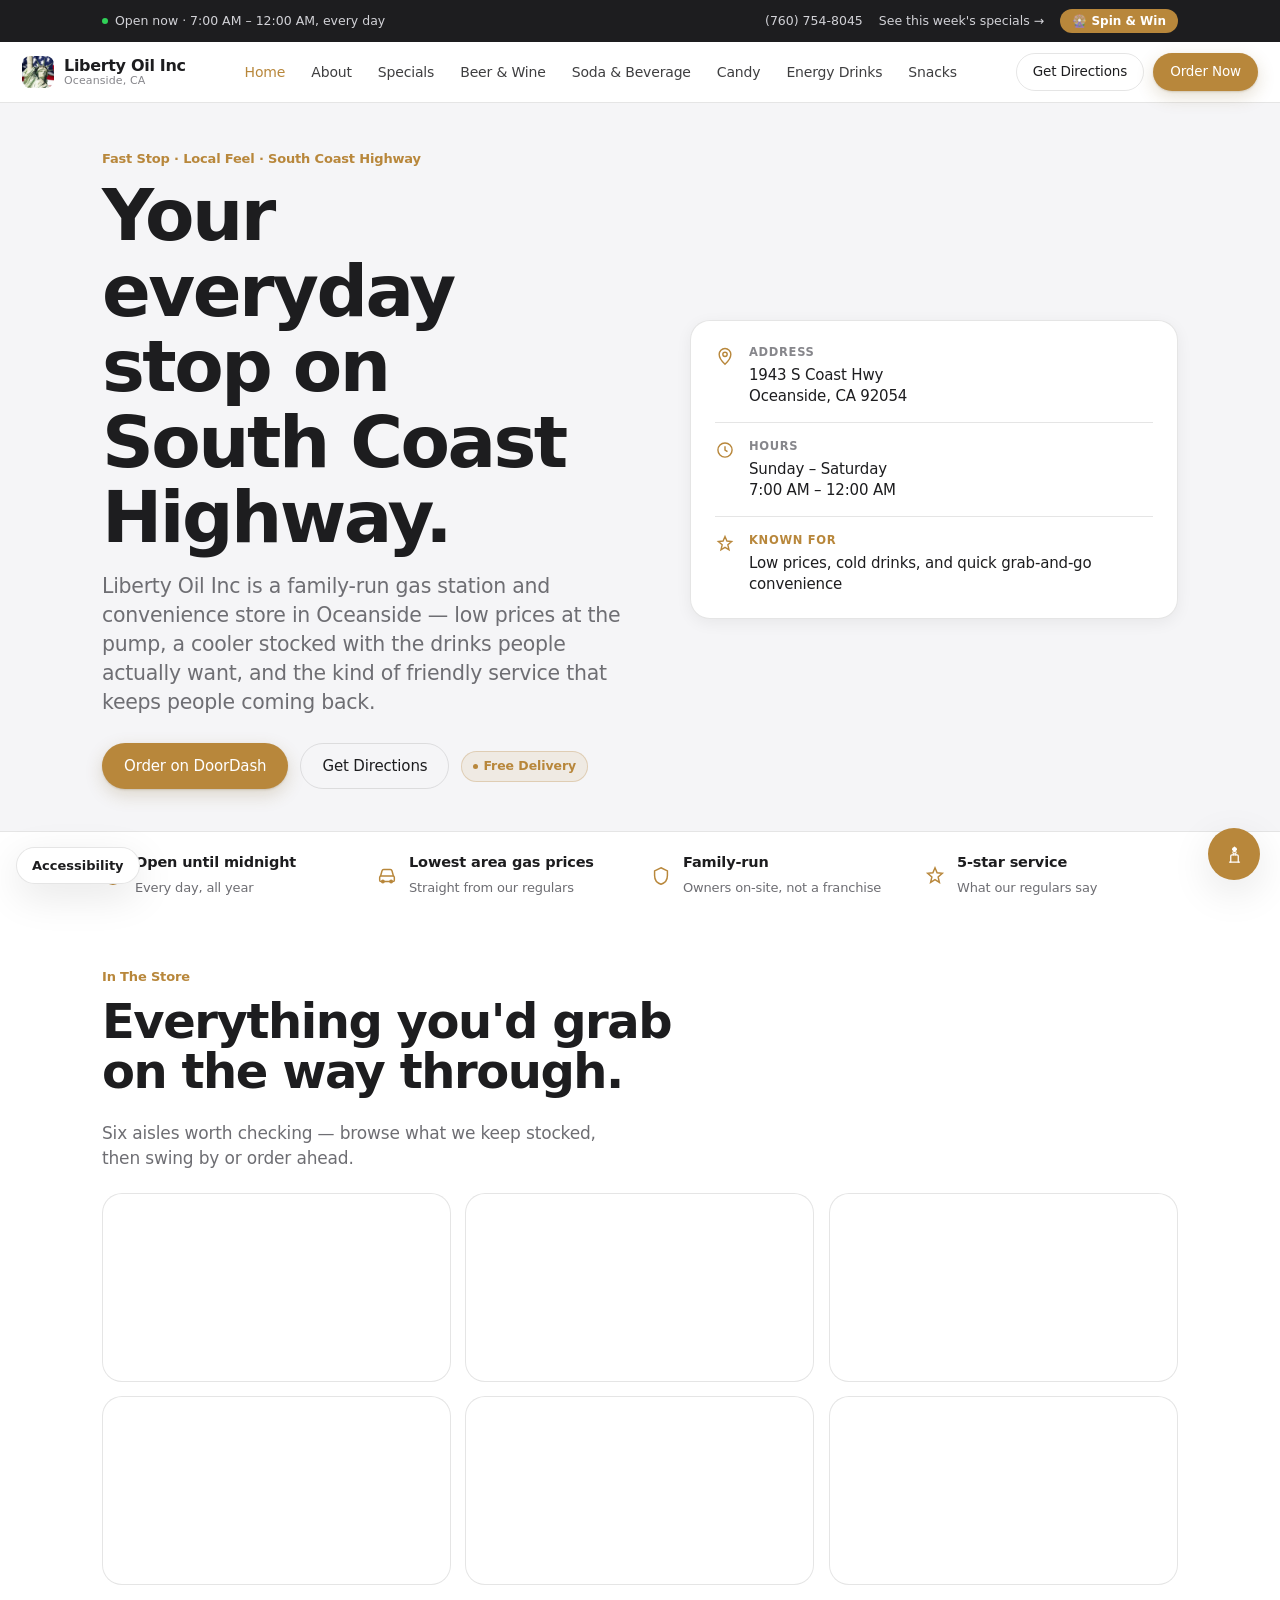
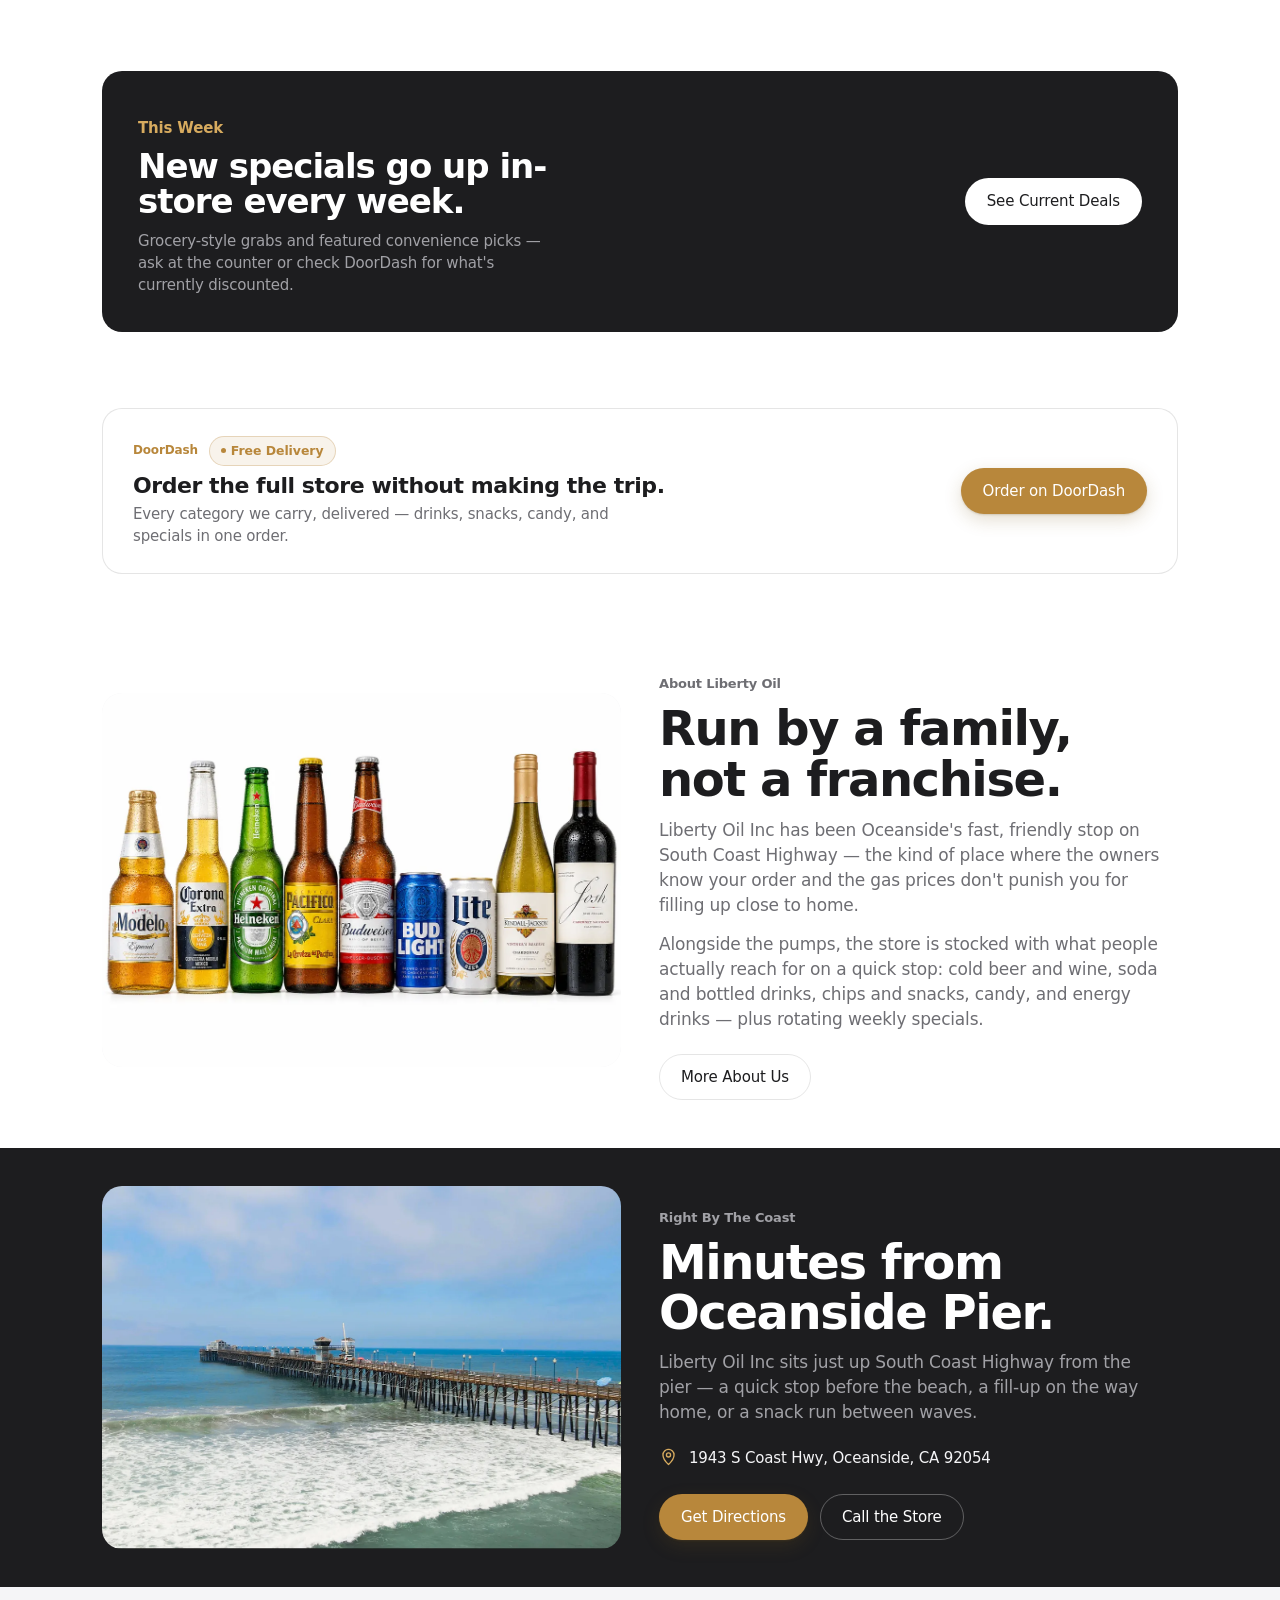
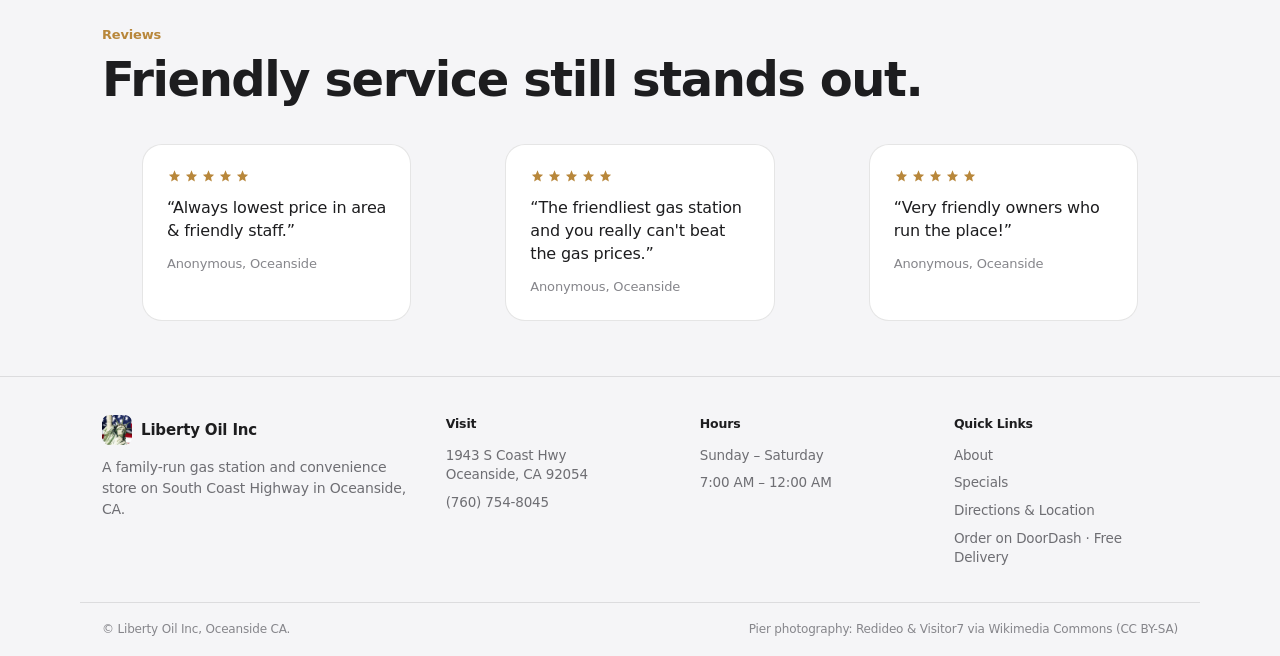
<file: index.html>
<!DOCTYPE html>
<html lang="en">
<head>
  <meta charset="UTF-8">
  <meta name="viewport" content="width=device-width, initial-scale=1, viewport-fit=cover">
  <title>Liberty Oil Inc | Home</title>
  <meta name="description" content="Liberty Oil Inc in Oceanside, CA offers gas, drinks, snacks, candy, beer and wine, energy drinks, and weekly store picks.">
  <link rel="canonical" href="https://siteforges.github.io/Liberty-Oil/">
  <meta name="theme-color" content="#f5f5f7" media="(prefers-color-scheme: light)">
  <meta name="theme-color" content="#000000" media="(prefers-color-scheme: dark)">
  <meta property="og:type" content="website">
  <meta property="og:site_name" content="Liberty Oil Inc">
  <meta property="og:title" content="Liberty Oil Inc | Home">
  <meta property="og:description" content="Liberty Oil Inc in Oceanside, CA offers gas, drinks, snacks, candy, beer and wine, energy drinks, and weekly store picks.">
  <meta property="og:url" content="https://siteforges.github.io/Liberty-Oil/">
  <meta property="og:image" content="https://siteforges.github.io/Liberty-Oil/assets/optimized/pier-drone.webp">
  <meta property="og:locale" content="en_US">
  <meta name="twitter:card" content="summary_large_image">
  <meta name="twitter:title" content="Liberty Oil Inc | Home">
  <meta name="twitter:description" content="Liberty Oil Inc in Oceanside, CA offers gas, drinks, snacks, candy, beer and wine, energy drinks, and weekly store picks.">
  <meta name="twitter:image" content="https://siteforges.github.io/Liberty-Oil/assets/optimized/pier-drone.webp">
  <link rel="icon" href="assets/icons/favicon-32.png" sizes="32x32" type="image/png">
  <link rel="apple-touch-icon" href="assets/icons/apple-touch-icon.png">
  <link rel="manifest" href="site.webmanifest">
  <meta name="apple-mobile-web-app-capable" content="yes">
  <meta name="apple-mobile-web-app-status-bar-style" content="black-translucent">
  <meta name="apple-mobile-web-app-title" content="Liberty Oil">
  <link rel="stylesheet" href="styles.css?v=10">
  <script type="application/ld+json">
  {
    "@context": "https://schema.org",
    "@type": "ConvenienceStore",
    "name": "Liberty Oil Inc",
    "description": "Family-run gas station and convenience store on South Coast Highway in Oceanside, CA.",
    "url": "https://siteforges.github.io/Liberty-Oil/",
    "telephone": "+1-760-754-8045",
    "image": "https://siteforges.github.io/Liberty-Oil/assets/optimized/pier-drone.webp",
    "address": {
      "@type": "PostalAddress",
      "streetAddress": "1943 S Coast Hwy",
      "addressLocality": "Oceanside",
      "addressRegion": "CA",
      "postalCode": "92054",
      "addressCountry": "US"
    },
    "geo": {"@type": "GeoCoordinates", "latitude": 33.1819, "longitude": -117.3706},
    "openingHoursSpecification": [{
      "@type": "OpeningHoursSpecification",
      "dayOfWeek": ["Monday","Tuesday","Wednesday","Thursday","Friday","Saturday","Sunday"],
      "opens": "07:00",
      "closes": "24:00"
    }],
    "paymentAccepted": "Cash, Credit Card, Debit Card",
    "currenciesAccepted": "USD"
  }
  </script>
</head>
<body>
  <a class="skip-link" href="#main-content">Skip to main content</a>
  <div class="topbar">
    <div class="container topbar-inner">
      <span class="open-status"><span class="open-dot"></span>Open now &middot; 7:00 AM &ndash; 12:00 AM, every day</span>
      <div class="topbar-actions">
        <a href="tel:+17607548045">(760) 754-8045</a>
        <a href="specials.html">See this week's specials &rarr;</a>
        <button class="spin-slot" id="spinSlot" type="button"></button>
      </div>
    </div>
  </div>
  <header class="site-header">
    <div class="nav">
      <a class="brand" href="index.html">
        <img class="brand-mark" src="assets/icons/logo-header.png" alt="" width="38" height="38">
        <span class="brand-text">
          <strong>Liberty Oil Inc</strong>
          <small>Oceanside, CA</small>
        </span>
      </a>
      <nav class="nav-links" id="navLinks" aria-label="Primary">
      <a class="active" href="index.html">Home</a>
      <a href="about.html">About</a>
      <a href="specials.html">Specials</a>
      <a href="beer-wine.html">Beer & Wine</a>
      <a href="soda-beverage.html">Soda & Beverage</a>
      <a href="candy.html">Candy</a>
      <a href="energy-drinks.html">Energy Drinks</a>
      <a href="snacks.html">Snacks</a>
        <a class="btn btn-ghost nav-links-cta" href="https://www.google.com/maps/search/?api=1&query=1943+S+Coast+Hwy+Oceanside+CA+92054" target="_blank" rel="noreferrer">Get Directions</a>
      </nav>
      <div class="nav-cta">
        <a class="btn btn-ghost btn-sm" href="https://www.google.com/maps/search/?api=1&query=1943+S+Coast+Hwy+Oceanside+CA+92054" target="_blank" rel="noreferrer">Get Directions</a>
        <a class="btn btn-primary btn-sm" href="https://www.doordash.com/convenience/store/24620532" target="_blank" rel="noreferrer">Order Now</a>
        <button class="nav-toggle" id="navToggle" aria-label="Menu" aria-expanded="false" aria-controls="navLinks">
          <svg viewBox="0 0 24 24" fill="none" stroke="currentColor" stroke-width="2" stroke-linecap="round"><path d="M4 7h16M4 12h16M4 17h16"/></svg>
        </button>
      </div>
    </div>
  </header>
<main id="main-content" tabindex="-1">
  <section class="hero">
    <div class="container hero-inner">
      <div class="hero-copy">
        <p class="eyebrow">Fast Stop &middot; Local Feel &middot; South Coast Highway</p>
        <h1>Your everyday stop on South Coast Highway.</h1>
        <p class="lede">Liberty Oil Inc is a family-run gas station and convenience store in Oceanside &mdash; low prices at the pump, a cooler stocked with the drinks people actually want, and the kind of friendly service that keeps people coming back.</p>
        <div class="hero-cta-row">
          <a class="btn btn-primary" href="https://www.doordash.com/convenience/store/24620532" target="_blank" rel="noreferrer">Order on DoorDash</a>
          <a class="btn btn-ghost btn-on-dark" href="https://www.google.com/maps/search/?api=1&query=1943+S+Coast+Hwy+Oceanside+CA+92054" target="_blank" rel="noreferrer">Get Directions</a>
<span class="free-tag">Free Delivery</span>
        </div>
      </div>
      <aside class="signpost">
        <div class="signpost-inner">
          <div class="sign-row">
            <svg class="sign-icon" viewBox="0 0 24 24" fill="none" stroke="currentColor" stroke-width="1.7"><path d="M12 22s7-6.4 7-12a7 7 0 1 0-14 0c0 5.6 7 12 7 12Z"/><circle cx="12" cy="10" r="2.6"/></svg>
            <div>
              <div class="sign-label">Address</div>
              <div class="sign-value">1943 S Coast Hwy<br>Oceanside, CA 92054</div>
            </div>
          </div>
          <div class="sign-row">
            <svg class="sign-icon" viewBox="0 0 24 24" fill="none" stroke="currentColor" stroke-width="1.7"><circle cx="12" cy="12" r="8.5"/><path d="M12 7.5V12l3 2"/></svg>
            <div>
              <div class="sign-label">Hours</div>
              <div class="sign-value">Sunday &ndash; Saturday<br>7:00 AM &ndash; 12:00 AM</div>
            </div>
          </div>
          <div class="sign-row highlight">
            <svg class="sign-icon" viewBox="0 0 24 24" fill="none" stroke="currentColor" stroke-width="1.7"><path d="M12 3l2.3 5.4L20 9l-4.6 4 1.4 6-4.8-3-4.8 3 1.4-6L4 9l5.7-.6L12 3Z"/></svg>
            <div>
              <div class="sign-label">Known For</div>
              <div class="sign-value">Low prices, cold drinks, and quick grab-and-go convenience</div>
            </div>
          </div>
        </div>
      </aside>
    </div>
  </section>

  <div class="trust-strip">
    <div class="container trust-grid reveal-group">
      <div class="trust-item reveal">
        <svg class="trust-icon" viewBox="0 0 24 24" fill="none" stroke="currentColor" stroke-width="1.6"><circle cx="12" cy="12" r="9"/><path d="M8.5 12.5l2.3 2.3L16 10"/></svg>
        <div><strong>Open until midnight</strong><span>Every day, all year</span></div>
      </div>
      <div class="trust-item reveal">
        <svg class="trust-icon" viewBox="0 0 24 24" fill="none" stroke="currentColor" stroke-width="1.6"><path d="M5 12l1.5-5.5A2 2 0 0 1 8.4 5h7.2a2 2 0 0 1 1.9 1.5L19 12"/><rect x="4" y="12" width="16" height="6" rx="1.5"/><circle cx="7.5" cy="18" r="1.3"/><circle cx="16.5" cy="18" r="1.3"/></svg>
        <div><strong>Lowest area gas prices</strong><span>Straight from our regulars</span></div>
      </div>
      <div class="trust-item reveal">
        <svg class="trust-icon" viewBox="0 0 24 24" fill="none" stroke="currentColor" stroke-width="1.6"><path d="M12 3l7 3.5v5c0 4.7-3 8.3-7 9.5-4-1.2-7-4.8-7-9.5v-5L12 3Z"/></svg>
        <div><strong>Family-run</strong><span>Owners on-site, not a franchise</span></div>
      </div>
      <div class="trust-item reveal">
        <svg class="trust-icon" viewBox="0 0 24 24" fill="none" stroke="currentColor" stroke-width="1.6"><path d="M12 3l2.3 5.4L20 9l-4.6 4 1.4 6-4.8-3-4.8 3 1.4-6L4 9l5.7-.6L12 3Z"/></svg>
        <div><strong>5-star service</strong><span>What our regulars say</span></div>
      </div>
    </div>
  </div>

  <section class="section" id="categories">
    <div class="container">
      <div class="section-heading reveal">
        <div>
          <p class="eyebrow">In The Store</p>
          <h2>Everything you'd grab on the way through.</h2>
        </div>
        <p class="sub">Six aisles worth checking &mdash; browse what we keep stocked, then swing by or order ahead.</p>
      </div>
      <div class="category-grid reveal-group">
        <a class="cat-card reveal" href="beer-wine.html">
          <div class="cat-icon-wrap">
            <svg viewBox="0 0 24 24" fill="none" stroke="currentColor" stroke-width="1.7" stroke-linecap="round" stroke-linejoin="round"><path d="M8 3h8l1 5H7l1-5Z"/><path d="M7 8v10a2 2 0 0 0 2 2h6a2 2 0 0 0 2-2V8"/><path d="M10 13h4"/></svg>
          </div>
          <div>
            <h3>Beer & Wine</h3>
            <p>Cold beer picks and wine options for easy stop-ins and quick orders.</p>
          </div>
          <span class="cat-arrow">Browse aisle <svg viewBox="0 0 24 24" fill="none" stroke="currentColor" stroke-width="2"><path d="M5 12h14M13 6l6 6-6 6"/></svg></span>
        </a>

        <a class="cat-card reveal" href="soda-beverage.html">
          <div class="cat-icon-wrap">
            <svg viewBox="0 0 24 24" fill="none" stroke="currentColor" stroke-width="1.7" stroke-linecap="round" stroke-linejoin="round"><path d="M9 2h6l.6 3.3a5 5 0 0 1-.8 3.7L12 12l-2.8-3a5 5 0 0 1-.8-3.7L9 2Z"/><path d="M12 12v8"/><path d="M8.5 20h7"/></svg>
          </div>
          <div>
            <h3>Soda & Beverage</h3>
            <p>Cooler favorites, bottled drinks, and easy beverage grabs.</p>
          </div>
          <span class="cat-arrow">Browse aisle <svg viewBox="0 0 24 24" fill="none" stroke="currentColor" stroke-width="2"><path d="M5 12h14M13 6l6 6-6 6"/></svg></span>
        </a>

        <a class="cat-card reveal" href="snacks.html">
          <div class="cat-icon-wrap">
            <svg viewBox="0 0 24 24" fill="none" stroke="currentColor" stroke-width="1.7" stroke-linecap="round" stroke-linejoin="round"><path d="M4 9.5C4 7 8 6 12 6s8 1 8 3.5S16.5 14 12 14 4 12 4 9.5Z"/><path d="M4 9.5v6c0 1.7 3.6 3 8 3s8-1.3 8-3v-6"/></svg>
          </div>
          <div>
            <h3>Snacks</h3>
            <p>Chips, salty favorites, and fast snack-stop picks.</p>
          </div>
          <span class="cat-arrow">Browse aisle <svg viewBox="0 0 24 24" fill="none" stroke="currentColor" stroke-width="2"><path d="M5 12h14M13 6l6 6-6 6"/></svg></span>
        </a>

        <a class="cat-card reveal" href="candy.html">
          <div class="cat-icon-wrap">
            <svg viewBox="0 0 24 24" fill="none" stroke="currentColor" stroke-width="1.7" stroke-linecap="round" stroke-linejoin="round"><rect x="4" y="9" width="16" height="6" rx="3" transform="rotate(-8 12 12)"/><circle cx="8.3" cy="11" r="1"/><circle cx="15.7" cy="13" r="1"/></svg>
          </div>
          <div>
            <h3>Candy</h3>
            <p>Sweet quick-pick items for checkout, cravings, and road trips.</p>
          </div>
          <span class="cat-arrow">Browse aisle <svg viewBox="0 0 24 24" fill="none" stroke="currentColor" stroke-width="2"><path d="M5 12h14M13 6l6 6-6 6"/></svg></span>
        </a>

        <a class="cat-card reveal" href="energy-drinks.html">
          <div class="cat-icon-wrap">
            <svg viewBox="0 0 24 24" fill="none" stroke="currentColor" stroke-width="1.7" stroke-linecap="round" stroke-linejoin="round"><path d="M13 2 5 14h5l-1 8 8-12h-5l1-8Z"/></svg>
          </div>
          <div>
            <h3>Energy Drinks</h3>
            <p>High-energy cooler options for workdays, long drives, and late nights.</p>
          </div>
          <span class="cat-arrow">Browse aisle <svg viewBox="0 0 24 24" fill="none" stroke="currentColor" stroke-width="2"><path d="M5 12h14M13 6l6 6-6 6"/></svg></span>
        </a>

        <a class="cat-card reveal" href="specials.html">
          <div class="cat-icon-wrap">
            <svg viewBox="0 0 24 24" fill="none" stroke="currentColor" stroke-width="1.7" stroke-linecap="round" stroke-linejoin="round"><path d="M12 3l2.3 5.4L20 9l-4.6 4 1.4 6-4.8-3-4.8 3 1.4-6L4 9l5.7-.6L12 3Z"/></svg>
          </div>
          <div>
            <h3>Specials</h3>
            <p>Store picks, grocery-style grabs, and featured convenience items.</p>
          </div>
          <span class="cat-arrow">See this week's <svg viewBox="0 0 24 24" fill="none" stroke="currentColor" stroke-width="2"><path d="M5 12h14M13 6l6 6-6 6"/></svg></span>
        </a>
      </div>
    </div>
  </section>

  <section class="section-tight" id="specials">
    <div class="container">
      <div class="ribbon reveal">
        <div>
          <p class="eyebrow">This Week</p>
          <h2>New specials go up in-store every week.</h2>
          <p>Grocery-style grabs and featured convenience picks &mdash; ask at the counter or check DoorDash for what's currently discounted.</p>
        </div>
        <div class="ribbon-cta">
          <a class="btn btn-invert" href="specials.html">See Current Deals</a>
        </div>
      </div>
    </div>
  </section>

  <section class="section-tight">
    <div class="container">
      <div class="delivery-single reveal">
        <div>
          <span class="badge">DoorDash <span class="free-tag">Free Delivery</span></span>
          <h3>Order the full store without making the trip.</h3>
          <p>Every category we carry, delivered &mdash; drinks, snacks, candy, and specials in one order.</p>
        </div>
        <a class="btn btn-primary" href="https://www.doordash.com/convenience/store/24620532" target="_blank" rel="noreferrer">Order on DoorDash</a>
      </div>
    </div>
  </section>

  <section class="section" id="about">
    <div class="container about-wrap">
      <div class="about-visual reveal">
        <img src="assets/optimized/beer-wine.webp" alt="Beer and wine lineup at Liberty Oil Inc" loading="lazy">
      </div>
      <div class="about-copy reveal">
        <p class="eyebrow">About Liberty Oil</p>
        <h2>Run by a family, not a franchise.</h2>
        <p>Liberty Oil Inc has been Oceanside's fast, friendly stop on South Coast Highway &mdash; the kind of place where the owners know your order and the gas prices don't punish you for filling up close to home.</p>
        <p>Alongside the pumps, the store is stocked with what people actually reach for on a quick stop: cold beer and wine, soda and bottled drinks, chips and snacks, candy, and energy drinks &mdash; plus rotating weekly specials.</p>
        <div>
          <a class="btn btn-ghost" href="about.html">More About Us</a>
        </div>
      </div>
    </div>
  </section>

  <section class="section-tight location" id="location">
    <div class="container location-wrap">
      <div class="location-media reveal">
        <img src="assets/optimized/pier-drone.webp" alt="Aerial view of Oceanside Pier stretching into the Pacific" loading="lazy">
      </div>
      <div class="location-copy reveal">
        <p class="eyebrow">Right By The Coast</p>
        <h2>Minutes from Oceanside Pier.</h2>
        <p>Liberty Oil Inc sits just up South Coast Highway from the pier &mdash; a quick stop before the beach, a fill-up on the way home, or a snack run between waves.</p>
        <div class="location-address">
          <svg viewBox="0 0 24 24" fill="none" stroke="currentColor" stroke-width="1.7"><path d="M12 22s7-6.4 7-12a7 7 0 1 0-14 0c0 5.6 7 12 7 12Z"/><circle cx="12" cy="10" r="2.6"/></svg>
          <div>
            <strong>1943 S Coast Hwy, Oceanside, CA 92054</strong>
          </div>
        </div>
        <div class="location-actions">
          <a class="btn btn-primary" href="https://www.google.com/maps/search/?api=1&query=1943+S+Coast+Hwy+Oceanside+CA+92054" target="_blank" rel="noreferrer">Get Directions</a>
          <a class="btn btn-ghost btn-on-dark" href="tel:+17607548045">Call the Store</a>
        </div>
      </div>
    </div>
  </section>

  <section class="section-tight band" id="reviews">
    <div class="container">
      <div class="section-heading reveal">
        <div>
          <p class="eyebrow">Reviews</p>
          <h2>Friendly service still stands out.</h2>
        </div>
      </div>
      <div class="review-grid reveal-group">
        <blockquote class="review-card reveal">
          <div class="stars" aria-label="5 out of 5 stars"><svg viewBox="0 0 24 24" fill="currentColor"><path d="M12 2l2.6 6.2L21 9l-5 4.4L17.4 20 12 16.6 6.6 20 8 13.4 3 9l6.4-.8Z"/></svg><svg viewBox="0 0 24 24" fill="currentColor"><path d="M12 2l2.6 6.2L21 9l-5 4.4L17.4 20 12 16.6 6.6 20 8 13.4 3 9l6.4-.8Z"/></svg><svg viewBox="0 0 24 24" fill="currentColor"><path d="M12 2l2.6 6.2L21 9l-5 4.4L17.4 20 12 16.6 6.6 20 8 13.4 3 9l6.4-.8Z"/></svg><svg viewBox="0 0 24 24" fill="currentColor"><path d="M12 2l2.6 6.2L21 9l-5 4.4L17.4 20 12 16.6 6.6 20 8 13.4 3 9l6.4-.8Z"/></svg><svg viewBox="0 0 24 24" fill="currentColor"><path d="M12 2l2.6 6.2L21 9l-5 4.4L17.4 20 12 16.6 6.6 20 8 13.4 3 9l6.4-.8Z"/></svg></div>
          <p>&ldquo;Always lowest price in area &amp; friendly staff.&rdquo;</p>
          <div class="review-author">Anonymous, Oceanside</div>
        </blockquote>
        <blockquote class="review-card reveal">
          <div class="stars" aria-label="5 out of 5 stars"><svg viewBox="0 0 24 24" fill="currentColor"><path d="M12 2l2.6 6.2L21 9l-5 4.4L17.4 20 12 16.6 6.6 20 8 13.4 3 9l6.4-.8Z"/></svg><svg viewBox="0 0 24 24" fill="currentColor"><path d="M12 2l2.6 6.2L21 9l-5 4.4L17.4 20 12 16.6 6.6 20 8 13.4 3 9l6.4-.8Z"/></svg><svg viewBox="0 0 24 24" fill="currentColor"><path d="M12 2l2.6 6.2L21 9l-5 4.4L17.4 20 12 16.6 6.6 20 8 13.4 3 9l6.4-.8Z"/></svg><svg viewBox="0 0 24 24" fill="currentColor"><path d="M12 2l2.6 6.2L21 9l-5 4.4L17.4 20 12 16.6 6.6 20 8 13.4 3 9l6.4-.8Z"/></svg><svg viewBox="0 0 24 24" fill="currentColor"><path d="M12 2l2.6 6.2L21 9l-5 4.4L17.4 20 12 16.6 6.6 20 8 13.4 3 9l6.4-.8Z"/></svg></div>
          <p>&ldquo;The friendliest gas station and you really can't beat the gas prices.&rdquo;</p>
          <div class="review-author">Anonymous, Oceanside</div>
        </blockquote>
        <blockquote class="review-card reveal">
          <div class="stars" aria-label="5 out of 5 stars"><svg viewBox="0 0 24 24" fill="currentColor"><path d="M12 2l2.6 6.2L21 9l-5 4.4L17.4 20 12 16.6 6.6 20 8 13.4 3 9l6.4-.8Z"/></svg><svg viewBox="0 0 24 24" fill="currentColor"><path d="M12 2l2.6 6.2L21 9l-5 4.4L17.4 20 12 16.6 6.6 20 8 13.4 3 9l6.4-.8Z"/></svg><svg viewBox="0 0 24 24" fill="currentColor"><path d="M12 2l2.6 6.2L21 9l-5 4.4L17.4 20 12 16.6 6.6 20 8 13.4 3 9l6.4-.8Z"/></svg><svg viewBox="0 0 24 24" fill="currentColor"><path d="M12 2l2.6 6.2L21 9l-5 4.4L17.4 20 12 16.6 6.6 20 8 13.4 3 9l6.4-.8Z"/></svg><svg viewBox="0 0 24 24" fill="currentColor"><path d="M12 2l2.6 6.2L21 9l-5 4.4L17.4 20 12 16.6 6.6 20 8 13.4 3 9l6.4-.8Z"/></svg></div>
          <p>&ldquo;Very friendly owners who run the place!&rdquo;</p>
          <div class="review-author">Anonymous, Oceanside</div>
        </blockquote>
      </div>
    </div>
  </section>
</main>
  <footer class="site-footer">
    <div class="container footer-grid">
      <div>
        <div class="footer-brand">
          <img src="assets/icons/logo-header.png" alt="" width="30" height="30">
          <strong>Liberty Oil Inc</strong>
        </div>
        <p>A family-run gas station and convenience store on South Coast Highway in Oceanside, CA.</p>
      </div>
      <div class="footer-col">
        <h4>Visit</h4>
        <p>1943 S Coast Hwy<br>Oceanside, CA 92054</p>
        <a href="tel:+17607548045">(760) 754-8045</a>
      </div>
      <div class="footer-col">
        <h4>Hours</h4>
        <p>Sunday &ndash; Saturday</p>
        <p>7:00 AM &ndash; 12:00 AM</p>
      </div>
      <div class="footer-col">
        <h4>Quick Links</h4>
        <a href="about.html">About</a>
        <a href="specials.html">Specials</a>
        <a href="index.html#location">Directions &amp; Location</a>
        <a href="https://www.doordash.com/convenience/store/24620532" target="_blank" rel="noreferrer">Order on DoorDash &middot; Free Delivery</a>
      </div>
    </div>
    <div class="footer-bottom">
      <span>&copy; Liberty Oil Inc, Oceanside CA.</span>
      <span>Pier photography: Redideo &amp; Visitor7 via Wikimedia Commons (CC BY-SA)</span>
    </div>
  </footer>

  <div class="wheel-backdrop" id="wheelBackdrop" hidden>
    <div class="wheel-modal" role="dialog" aria-modal="true" aria-labelledby="wheelTitle" aria-describedby="wheelSub">
      <button class="wheel-close" id="wheelClose" aria-label="Close">&times;</button>
      <p class="eyebrow">Spin To Win</p>
      <h3 id="wheelTitle">Every spin wins!</h3>
      <p class="wheel-sub" id="wheelSub">Spin for a free Peanut M&amp;M's with a qualifying grocery purchase of $50 or more.</p>
      <div class="wheel-stage">
        <div class="wheel-pointer"></div>
        <div class="wheel-rim" aria-hidden="true">
          <div class="wheel-disc" id="wheelDisc">
            <span class="wheel-label" style="--i:0">M&amp;M's</span>
            <span class="wheel-label" style="--i:1">Winner</span>
            <span class="wheel-label" style="--i:2">Free Treat</span>
            <span class="wheel-label" style="--i:3">Peanut</span>
            <span class="wheel-label" style="--i:4">M&amp;M's</span>
            <span class="wheel-label" style="--i:5">Winner</span>
            <span class="wheel-label" style="--i:6">Free Treat</span>
            <span class="wheel-label" style="--i:7">Peanut</span>
          </div>
        </div>
        <button class="wheel-spin-center" id="wheelSpinBtn" type="button">SPIN</button>
      </div>
      <p class="wheel-result" id="wheelResult" role="status" aria-live="polite" hidden></p>
      <div class="wheel-coupon" id="wheelCoupon" hidden>
        <div class="prize-card" aria-label="Free Peanut M&amp;M's with a qualifying grocery purchase of $50 or more">
          <span class="prize-kicker">LIBERTY OIL SPIN &amp; WIN</span>
          <strong>FREE PEANUT M&amp;M'S</strong>
          <span>with a qualifying grocery purchase of $50 or more</span>
        </div>
        <p>Show this screen at checkout. One reward per qualifying purchase. Gas, tobacco, alcohol, lottery, and services do not count toward the $50 grocery minimum. While supplies last.</p>
      </div>
    </div>
  </div>

  <div class="accessibility-widget" id="accessibilityWidget">
    <button class="accessibility-toggle" id="accessibilityToggle" type="button" aria-expanded="false" aria-controls="accessibilityPanel">Accessibility</button>
    <div class="accessibility-panel" id="accessibilityPanel" hidden>
      <div class="accessibility-head">
        <strong>Accessibility tools</strong>
        <button class="accessibility-close" id="accessibilityClose" type="button" aria-label="Close accessibility tools">&times;</button>
      </div>
      <p>Adjust the page or have the main content read aloud. Your display choices are saved on this device.</p>
      <div class="accessibility-actions">
        <button type="button" id="readPageBtn">Read aloud</button>
        <button type="button" id="pauseSpeechBtn" disabled>Pause</button>
        <button type="button" id="stopSpeechBtn" disabled>Stop</button>
        <button type="button" id="largeTextBtn" aria-pressed="false">Larger text</button>
        <button type="button" id="contrastBtn" aria-pressed="false">High contrast</button>
        <button type="button" id="resetAccessBtn">Reset</button>
      </div>
      <p class="accessibility-status" id="accessibilityStatus" role="status" aria-live="polite">Ready.</p>
    </div>
  </div>

  <div class="ai-widget" id="aiWidget">
    <div class="ai-panel" id="aiPanel" hidden>
      <div class="ai-panel-head">
        <strong>Liberty Oil AI</strong>
        <button class="ai-close" id="aiClose" aria-label="Close">&times;</button>
      </div>
      <div class="ai-log" id="aiLog"><p class="ai-msg">Hi! Ask me about hours, specials, directions, or what we carry.</p></div>
      <form class="ai-form" id="aiForm">
        <input class="ai-input" id="aiInput" type="text" placeholder="Ask a question&hellip;" autocomplete="off">
        <button class="btn btn-primary btn-sm" type="submit">Ask</button>
      </form>
      <div class="ai-quick">
        <a class="btn btn-ghost btn-sm" href="tel:+17607548045">Call</a>
        <a class="btn btn-ghost btn-sm" href="https://www.google.com/maps/search/?api=1&query=1943+S+Coast+Hwy+Oceanside+CA+92054" target="_blank" rel="noreferrer">Directions</a>
        <a class="btn btn-ghost btn-sm" href="specials.html">Specials</a>
      </div>
    </div>
    <button class="ai-bubble" id="aiBubble" aria-label="Liberty Oil AI" aria-expanded="false">
      <svg viewBox="0 0 40 40" fill="none" xmlns="http://www.w3.org/2000/svg">
        <path d="M20 8v6" stroke="currentColor" stroke-width="2" stroke-linecap="round"/>
        <path d="M20 8c-2.4 0-4 1.8-4 3.6 0 2 4 4.4 4 4.4s4-2.4 4-4.4c0-1.8-1.6-3.6-4-3.6Z" fill="currentColor"/>
        <rect x="17.3" y="15" width="5.4" height="3" rx="0.8" stroke="currentColor" stroke-width="1.5"/>
        <path d="M18 18v3M22 18v3" stroke="currentColor" stroke-width="1.5" stroke-linecap="round"/>
        <path d="M14 32V22.5a2 2 0 0 1 2-2h8a2 2 0 0 1 2 2V32" stroke="currentColor" stroke-width="2" stroke-linecap="round" stroke-linejoin="round"/>
        <path d="M12 32h16" stroke="currentColor" stroke-width="2" stroke-linecap="round"/>
      </svg>
    </button>
  </div>

  <script src="assets/js/site.js?v=10"></script>
</body>
</html>
</file>
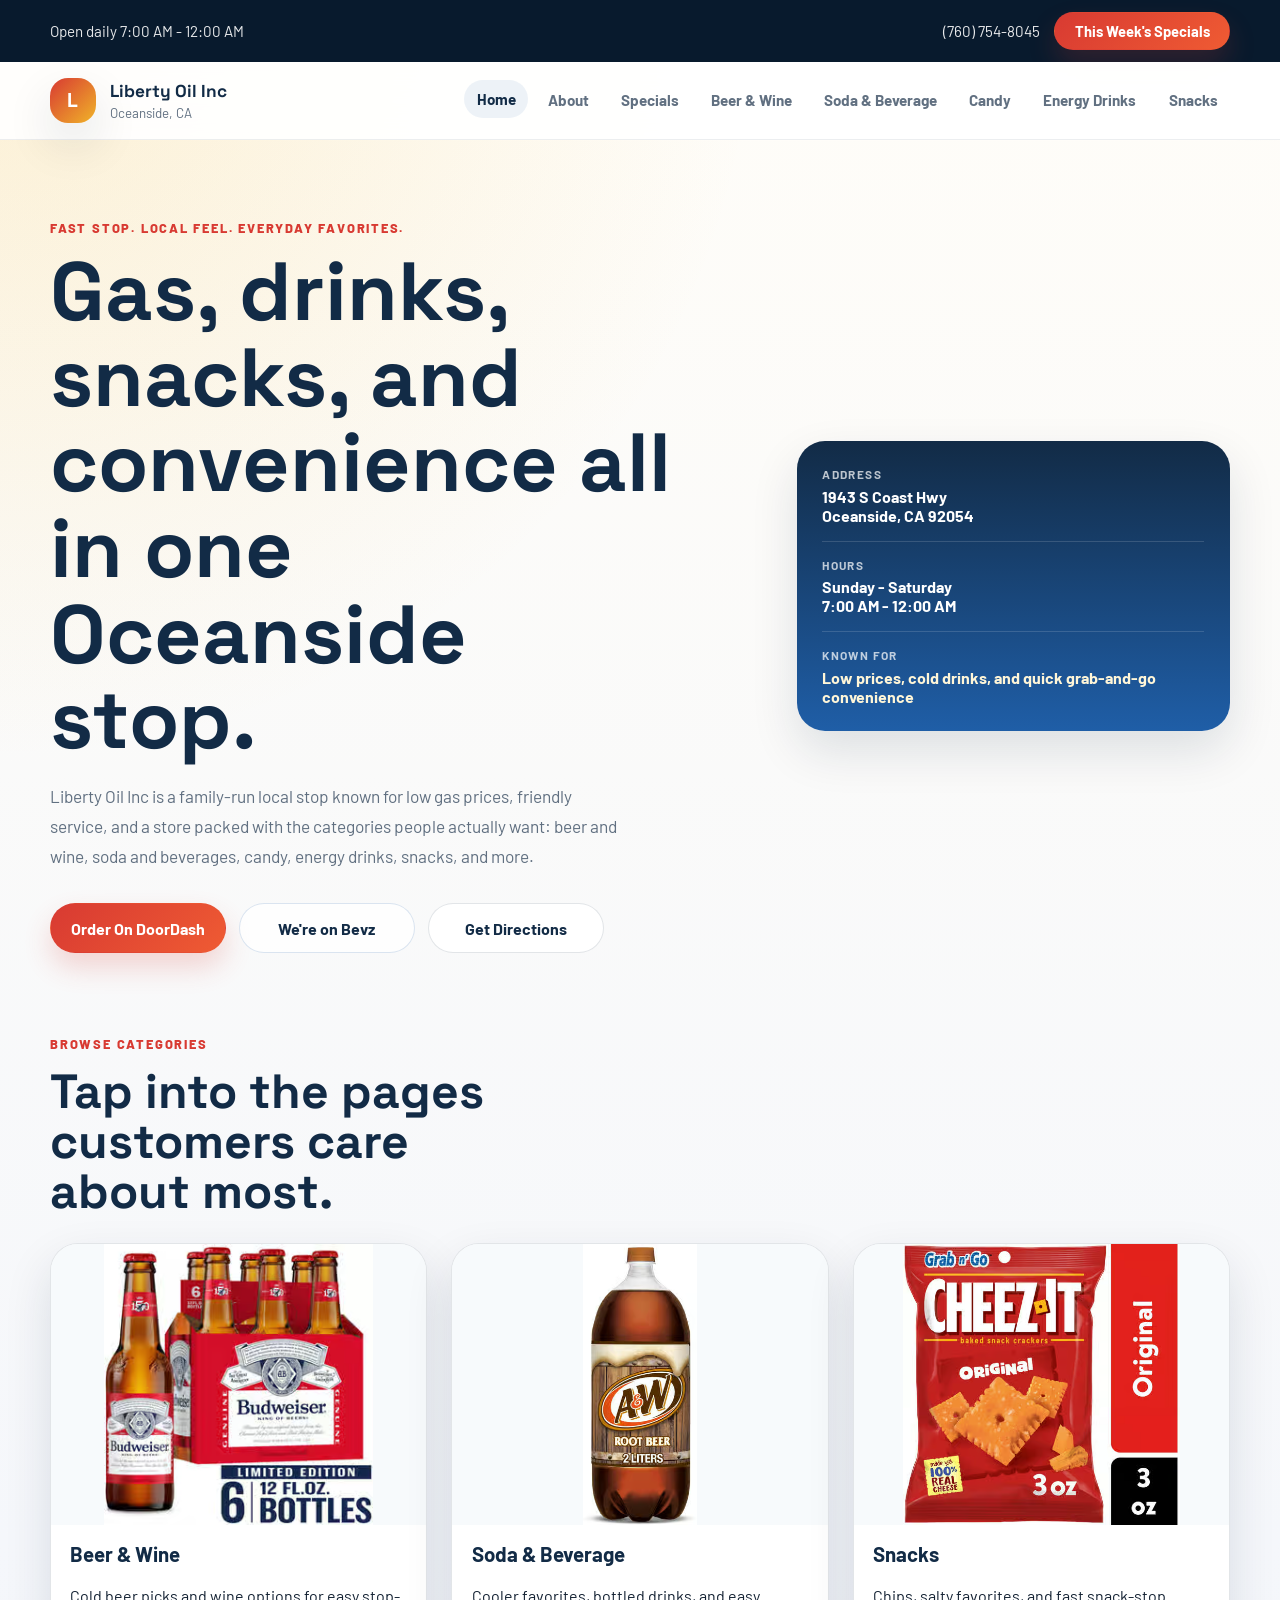
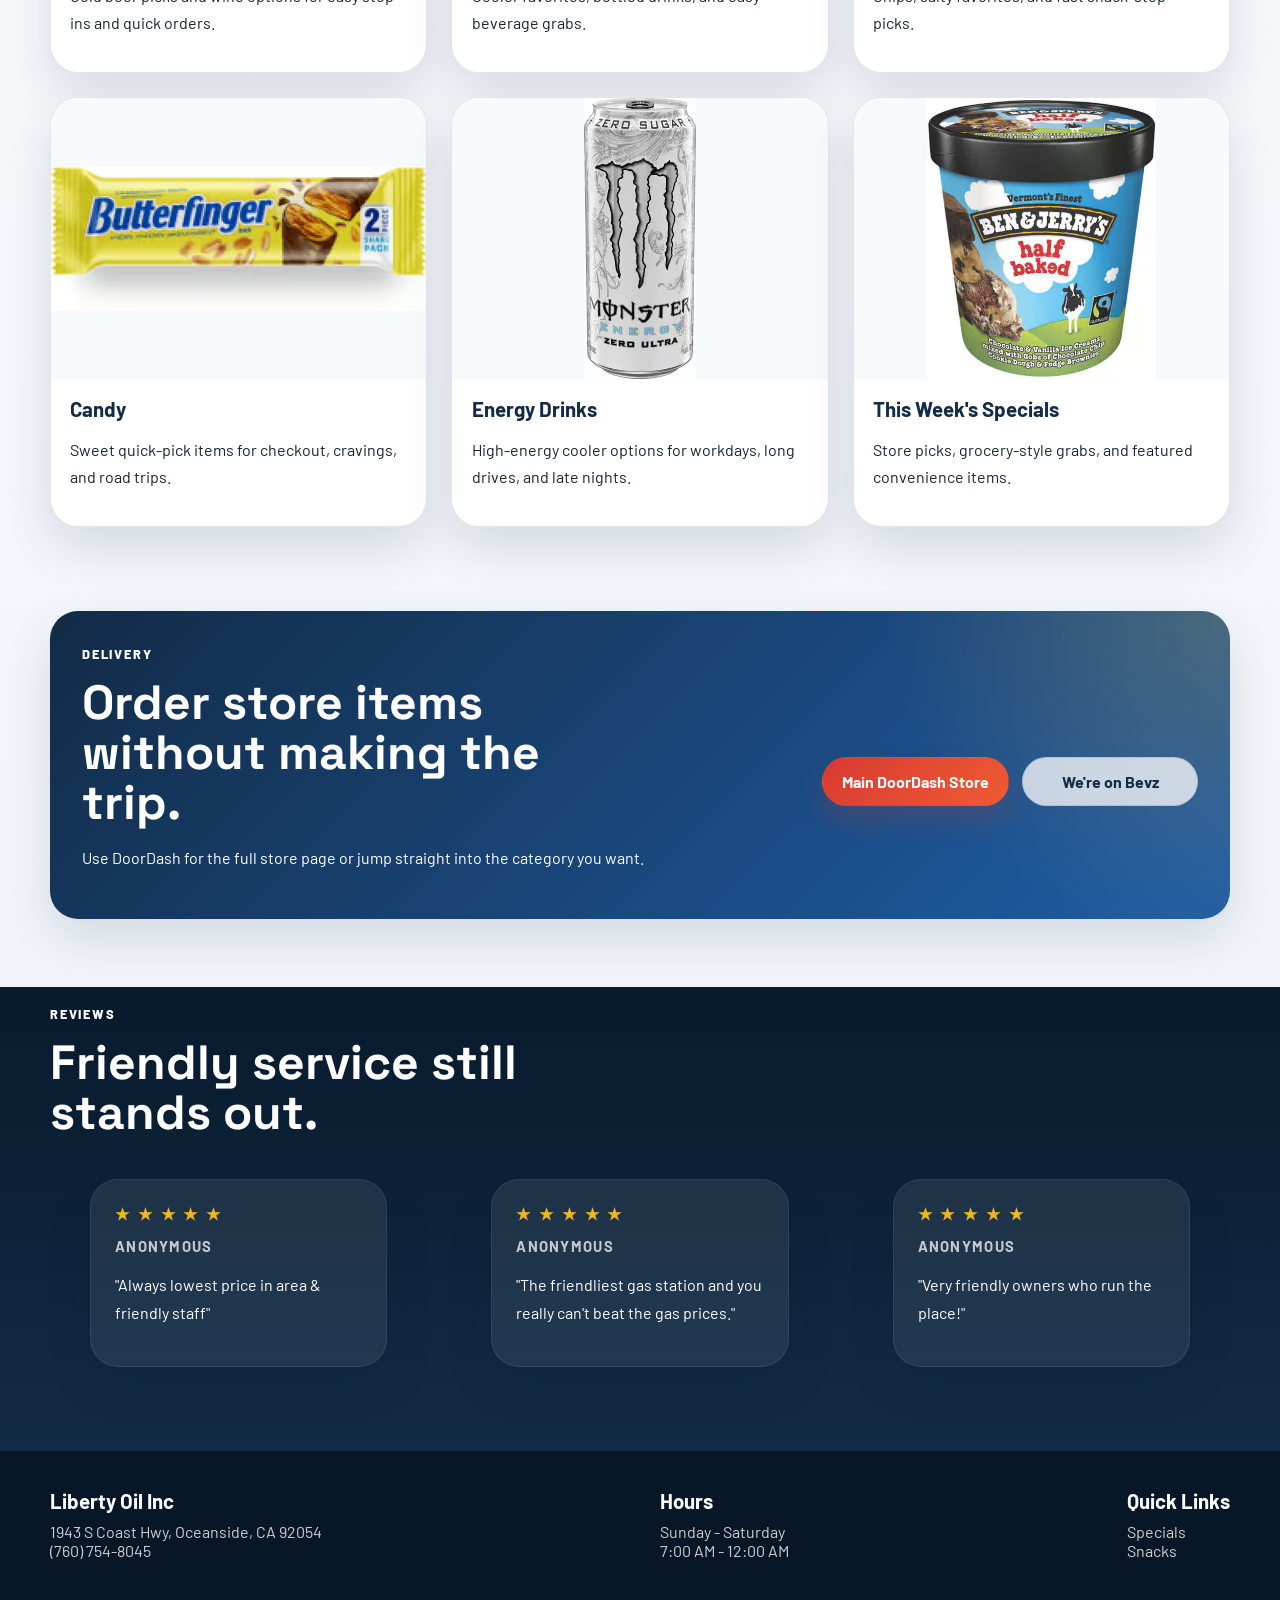
<file: liberty-oil-site/index.html>
<!DOCTYPE html>
<html lang="en">
<head>
  <meta charset="UTF-8">
  <meta name="viewport" content="width=device-width, initial-scale=1.0">
  <title>Liberty Oil Inc | Home</title>
  <meta name="description" content="Liberty Oil Inc in Oceanside, CA offers gas, drinks, snacks, candy, beer and wine, energy drinks, and weekly store picks.">
  <link rel="preconnect" href="https://fonts.googleapis.com">
  <link rel="preconnect" href="https://fonts.gstatic.com" crossorigin>
  <link href="https://fonts.googleapis.com/css2?family=Barlow:wght@400;500;600;700;800&family=Space+Grotesk:wght@500;700&display=swap" rel="stylesheet">
  <link rel="stylesheet" href="styles.css">
</head>
<body>
  <div class="topbar">
    <div class="container topbar-inner">
      <p>Open daily 7:00 AM - 12:00 AM</p>
      <div class="topbar-actions">
        <a href="tel:+17607548045">(760) 754-8045</a>
        <a class="button button-small button-accent" href="specials.html">This Week's Specials</a>
      </div>
    </div>
  </div>
  <header class="site-header">
    <div class="container nav">
      <a class="brand" href="index.html">
        <span class="brand-mark">L</span>
        <span>
          <strong>Liberty Oil Inc</strong>
          <small>Oceanside, CA</small>
        </span>
      </a>
      <nav class="nav-links" aria-label="Primary navigation">
        <a class="active" href="index.html">Home</a>
        <a href="about.html">About</a>
        <a href="specials.html">Specials</a>
        <a href="beer-wine.html">Beer & Wine</a>
        <a href="soda-beverage.html">Soda & Beverage</a>
        <a href="candy.html">Candy</a>
        <a href="energy-drinks.html">Energy Drinks</a>
        <a href="snacks.html">Snacks</a>
      </nav>
    </div>
  </header>
  <main>
    <section class="hero">
      <div class="container hero-grid">
        <div class="hero-copy">
          <p class="eyebrow">Fast Stop. Local Feel. Everyday Favorites.</p>
          <h1>Gas, drinks, snacks, and convenience all in one Oceanside stop.</h1>
          <p class="lede">
            Liberty Oil Inc is a family-run local stop known for low gas prices, friendly service,
            and a store packed with the categories people actually want: beer and wine, soda and beverages,
            candy, energy drinks, snacks, and more.
          </p>
          <div class="cta-row">
            <a class="button button-primary" href="https://www.doordash.com/convenience/store/24620532" target="_blank" rel="noreferrer">Order On DoorDash</a>
            <span class="text-pill">We're on Bevz</span>
            <a class="button button-secondary" href="https://www.google.com/maps/search/?api=1&query=1943+S+Coast+Hwy+Oceanside+CA+92054" target="_blank" rel="noreferrer">Get Directions</a>
          </div>
        </div>
        <aside class="hero-card">
          <div class="stat-block">
            <span class="stat-label">Address</span>
            <strong>1943 S Coast Hwy<br>Oceanside, CA 92054</strong>
          </div>
          <div class="stat-block">
            <span class="stat-label">Hours</span>
            <strong>Sunday - Saturday<br>7:00 AM - 12:00 AM</strong>
          </div>
          <div class="stat-block stat-highlight">
            <span class="stat-label">Known For</span>
            <strong>Low prices, cold drinks, and quick grab-and-go convenience</strong>
          </div>
        </aside>
      </div>
    </section>

    <section class="section">
      <div class="container">
        <div class="section-heading">
          <p class="eyebrow">Browse Categories</p>
          <h2>Tap into the pages customers care about most.</h2>
        </div>
        <div class="category-grid">
          <a class="category-card" href="beer-wine.html">
            <img src="assets/beer q.avif" alt="Beer and wine products">
            <div class="category-card-copy">
              <h3>Beer & Wine</h3>
              <p>Cold beer picks and wine options for easy stop-ins and quick orders.</p>
            </div>
          </a>
          <a class="category-card" href="soda-beverage.html">
            <img src="assets/soddddaaaa.avif" alt="Soda and beverages">
            <div class="category-card-copy">
              <h3>Soda & Beverage</h3>
              <p>Cooler favorites, bottled drinks, and easy beverage grabs.</p>
            </div>
          </a>
          <a class="category-card" href="snacks.html">
            <img src="assets/snackkk.avif" alt="Snacks and chips">
            <div class="category-card-copy">
              <h3>Snacks</h3>
              <p>Chips, salty favorites, and fast snack-stop picks.</p>
            </div>
          </a>
          <a class="category-card" href="candy.html">
            <img src="assets/candy.avif" alt="Candy items">
            <div class="category-card-copy">
              <h3>Candy</h3>
              <p>Sweet quick-pick items for checkout, cravings, and road trips.</p>
            </div>
          </a>
          <a class="category-card" href="energy-drinks.html">
            <img src="assets/energy drink.avif" alt="Energy drinks">
            <div class="category-card-copy">
              <h3>Energy Drinks</h3>
              <p>High-energy cooler options for workdays, long drives, and late nights.</p>
            </div>
          </a>
          <a class="category-card" href="specials.html">
            <img src="assets/ice cream.avif" alt="This week's specials">
            <div class="category-card-copy">
              <h3>This Week's Specials</h3>
              <p>Store picks, grocery-style grabs, and featured convenience items.</p>
            </div>
          </a>
        </div>
      </div>
    </section>

    <section class="section">
      <div class="container delivery-panel">
        <div class="delivery-row">
          <div>
            <p class="eyebrow">Delivery</p>
            <h2>Order store items without making the trip.</h2>
            <p>Use DoorDash for the full store page or jump straight into the category you want.</p>
          </div>
          <div class="page-actions">
            <a class="button button-primary" href="https://www.doordash.com/convenience/store/24620532" target="_blank" rel="noreferrer">Main DoorDash Store</a>
            <span class="text-pill">We're on Bevz</span>
          </div>
        </div>
      </div>
    </section>

    <section class="section testimonial-section">
      <div class="container">
        <div class="section-heading">
          <p class="eyebrow">Reviews</p>
          <h2>Friendly service still stands out.</h2>
        </div>
        <div class="testimonial-grid">
          <blockquote class="testimonial-card">
            <div class="review-stars" aria-label="5 out of 5 stars">&#9733; &#9733; &#9733; &#9733; &#9733;</div>
            <div class="review-author">Anonymous</div>
            <p>"Always lowest price in area & friendly staff"</p>
          </blockquote>
          <blockquote class="testimonial-card">
            <div class="review-stars" aria-label="5 out of 5 stars">&#9733; &#9733; &#9733; &#9733; &#9733;</div>
            <div class="review-author">Anonymous</div>
            <p>"The friendliest gas station and you really can't beat the gas prices."</p>
          </blockquote>
          <blockquote class="testimonial-card">
            <div class="review-stars" aria-label="5 out of 5 stars">&#9733; &#9733; &#9733; &#9733; &#9733;</div>
            <div class="review-author">Anonymous</div>
            <p>"Very friendly owners who run the place!"</p>
          </blockquote>
        </div>
      </div>
    </section>
  </main>
  <footer class="site-footer">
    <div class="container footer-grid">
      <div>
        <h3>Liberty Oil Inc</h3>
        <p>1943 S Coast Hwy, Oceanside, CA 92054</p>
        <p><a href="tel:+17607548045">(760) 754-8045</a></p>
      </div>
      <div>
        <h3>Hours</h3>
        <p>Sunday - Saturday</p>
        <p>7:00 AM - 12:00 AM</p>
      </div>
      <div>
        <h3>Quick Links</h3>
        <p><a href="specials.html">Specials</a></p>
        <p><a href="snacks.html">Snacks</a></p>
      </div>
    </div>
  </footer>
  <script src="script.js"></script>
</body>
</html>
</file>
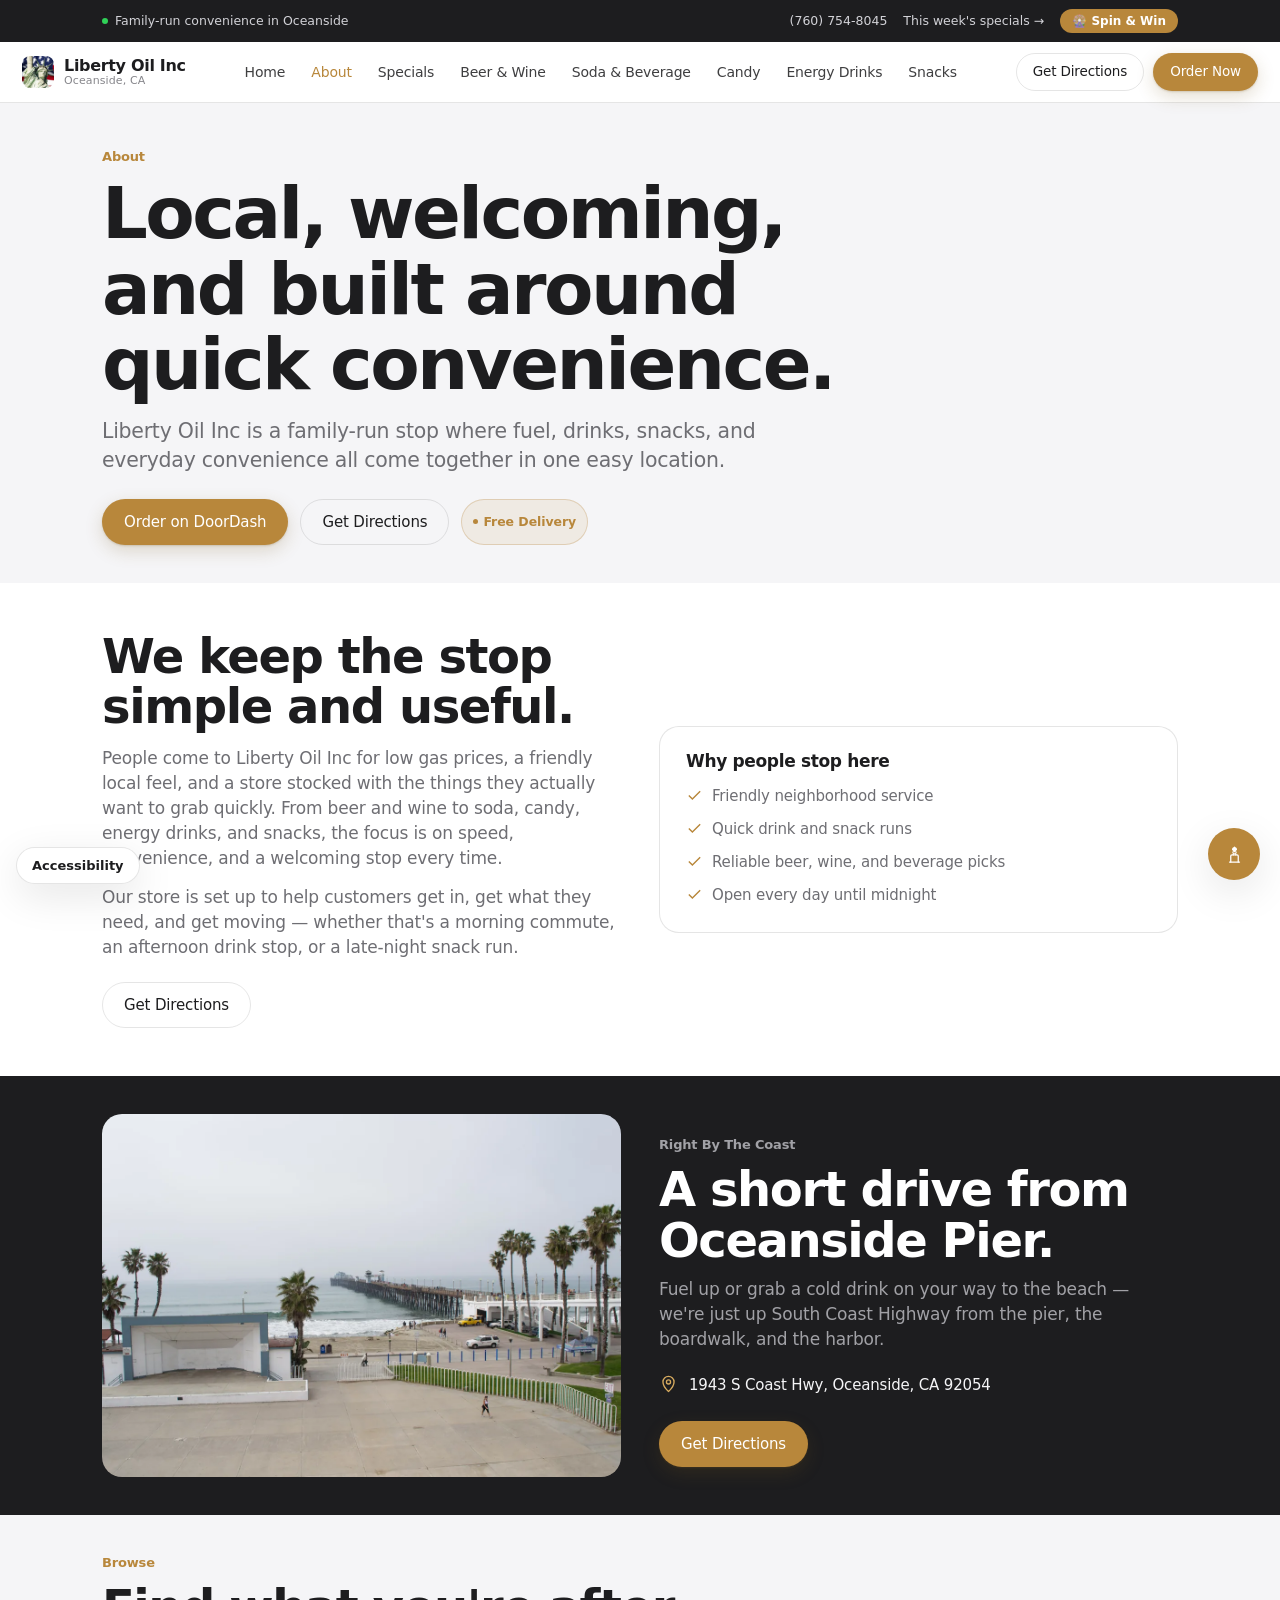
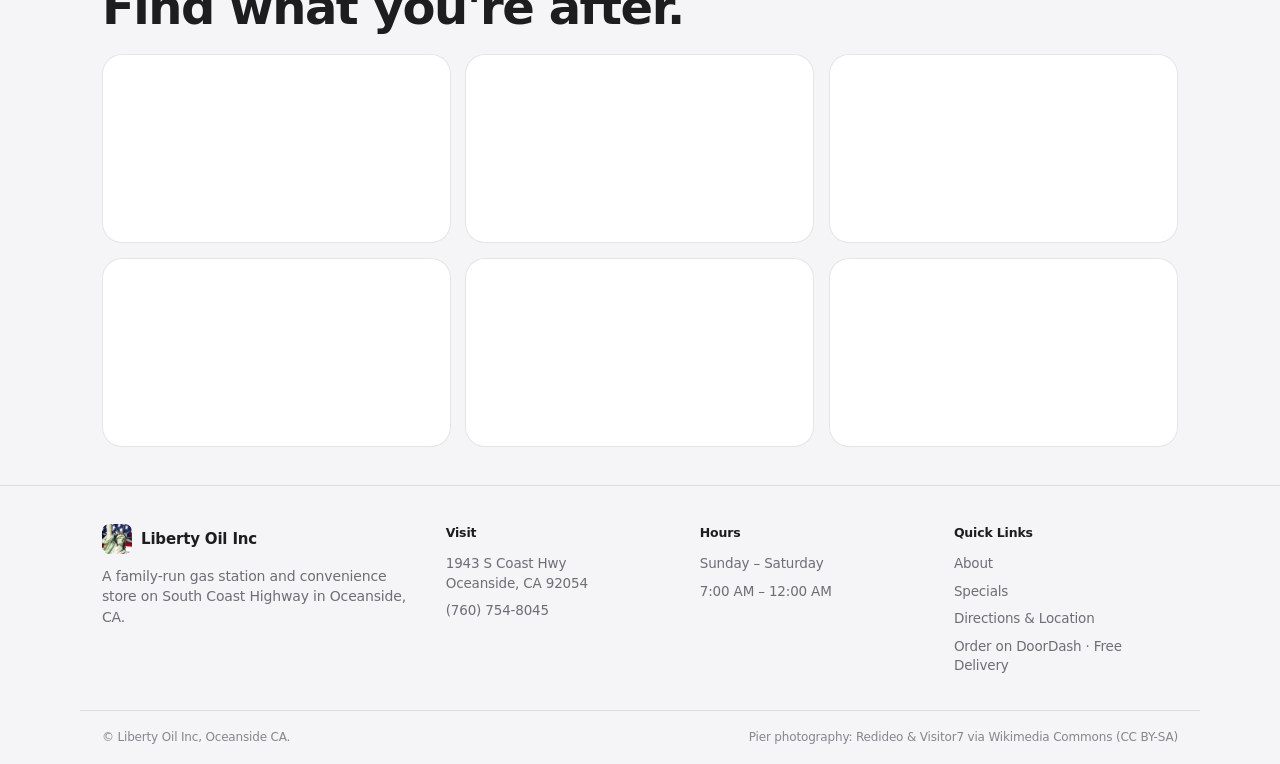
<file: about.html>
<!DOCTYPE html>
<html lang="en">
<head>
  <meta charset="UTF-8">
  <meta name="viewport" content="width=device-width, initial-scale=1, viewport-fit=cover">
  <title>Liberty Oil Inc | About</title>
  <meta name="description" content="Learn about Liberty Oil Inc, a family-run gas station and convenience store in Oceanside, CA.">
  <link rel="canonical" href="https://siteforges.github.io/Liberty-Oil/about.html">
  <meta name="theme-color" content="#f5f5f7" media="(prefers-color-scheme: light)">
  <meta name="theme-color" content="#000000" media="(prefers-color-scheme: dark)">
  <meta property="og:type" content="website">
  <meta property="og:site_name" content="Liberty Oil Inc">
  <meta property="og:title" content="Liberty Oil Inc | About">
  <meta property="og:description" content="Learn about Liberty Oil Inc, a family-run gas station and convenience store in Oceanside, CA.">
  <meta property="og:url" content="https://siteforges.github.io/Liberty-Oil/about.html">
  <meta property="og:image" content="https://siteforges.github.io/Liberty-Oil/assets/optimized/pier-drone.webp">
  <meta property="og:locale" content="en_US">
  <meta name="twitter:card" content="summary_large_image">
  <meta name="twitter:title" content="Liberty Oil Inc | About">
  <meta name="twitter:description" content="Learn about Liberty Oil Inc, a family-run gas station and convenience store in Oceanside, CA.">
  <meta name="twitter:image" content="https://siteforges.github.io/Liberty-Oil/assets/optimized/pier-drone.webp">
  <link rel="icon" href="assets/icons/favicon-32.png" sizes="32x32" type="image/png">
  <link rel="apple-touch-icon" href="assets/icons/apple-touch-icon.png">
  <link rel="manifest" href="site.webmanifest">
  <meta name="apple-mobile-web-app-capable" content="yes">
  <meta name="apple-mobile-web-app-status-bar-style" content="black-translucent">
  <meta name="apple-mobile-web-app-title" content="Liberty Oil">
  <link rel="stylesheet" href="styles.css?v=10">
  <script type="application/ld+json">
  {
    "@context": "https://schema.org",
    "@type": "ConvenienceStore",
    "name": "Liberty Oil Inc",
    "description": "Family-run gas station and convenience store on South Coast Highway in Oceanside, CA.",
    "url": "https://siteforges.github.io/Liberty-Oil/",
    "telephone": "+1-760-754-8045",
    "image": "https://siteforges.github.io/Liberty-Oil/assets/optimized/pier-drone.webp",
    "address": {
      "@type": "PostalAddress",
      "streetAddress": "1943 S Coast Hwy",
      "addressLocality": "Oceanside",
      "addressRegion": "CA",
      "postalCode": "92054",
      "addressCountry": "US"
    },
    "geo": {"@type": "GeoCoordinates", "latitude": 33.1819, "longitude": -117.3706},
    "openingHoursSpecification": [{
      "@type": "OpeningHoursSpecification",
      "dayOfWeek": ["Monday","Tuesday","Wednesday","Thursday","Friday","Saturday","Sunday"],
      "opens": "07:00",
      "closes": "24:00"
    }],
    "paymentAccepted": "Cash, Credit Card, Debit Card",
    "currenciesAccepted": "USD"
  }
  </script>
</head>
<body>
  <a class="skip-link" href="#main-content">Skip to main content</a>
  <div class="topbar">
    <div class="container topbar-inner">
      <span class="open-status"><span class="open-dot"></span>Family-run convenience in Oceanside</span>
      <div class="topbar-actions">
        <a href="tel:+17607548045">(760) 754-8045</a>
        <a href="specials.html">This week's specials &rarr;</a>
        <button class="spin-slot" id="spinSlot" type="button"></button>
      </div>
    </div>
  </div>
  <header class="site-header">
    <div class="nav">
      <a class="brand" href="index.html">
        <img class="brand-mark" src="assets/icons/logo-header.png" alt="" width="38" height="38">
        <span class="brand-text">
          <strong>Liberty Oil Inc</strong>
          <small>Oceanside, CA</small>
        </span>
      </a>
      <nav class="nav-links" id="navLinks" aria-label="Primary">
      <a href="index.html">Home</a>
      <a class="active" href="about.html">About</a>
      <a href="specials.html">Specials</a>
      <a href="beer-wine.html">Beer & Wine</a>
      <a href="soda-beverage.html">Soda & Beverage</a>
      <a href="candy.html">Candy</a>
      <a href="energy-drinks.html">Energy Drinks</a>
      <a href="snacks.html">Snacks</a>
        <a class="btn btn-ghost nav-links-cta" href="https://www.google.com/maps/search/?api=1&query=1943+S+Coast+Hwy+Oceanside+CA+92054" target="_blank" rel="noreferrer">Get Directions</a>
      </nav>
      <div class="nav-cta">
        <a class="btn btn-ghost btn-sm" href="https://www.google.com/maps/search/?api=1&query=1943+S+Coast+Hwy+Oceanside+CA+92054" target="_blank" rel="noreferrer">Get Directions</a>
        <a class="btn btn-primary btn-sm" href="https://www.doordash.com/convenience/store/24620532" target="_blank" rel="noreferrer">Order Now</a>
        <button class="nav-toggle" id="navToggle" aria-label="Menu" aria-expanded="false" aria-controls="navLinks">
          <svg viewBox="0 0 24 24" fill="none" stroke="currentColor" stroke-width="2" stroke-linecap="round"><path d="M4 7h16M4 12h16M4 17h16"/></svg>
        </button>
      </div>
    </div>
  </header>
<main id="main-content" tabindex="-1">
    <section class="page-hero">
      <div class="container">
        <p class="eyebrow">About</p>
        <h1>Local, welcoming, and built around quick convenience.</h1>
        <p class="lede">Liberty Oil Inc is a family-run stop where fuel, drinks, snacks, and everyday convenience all come together in one easy location.</p>
        <div class="page-actions">
          <a class="btn btn-primary" href="https://www.doordash.com/convenience/store/24620532" target="_blank" rel="noreferrer">Order on DoorDash</a>
          <a class="btn btn-ghost btn-on-dark" href="https://www.google.com/maps/search/?api=1&query=1943+S+Coast+Hwy+Oceanside+CA+92054" target="_blank" rel="noreferrer">Get Directions</a>
          <span class="free-tag">Free Delivery</span>
        </div>
      </div>
    </section>

  <section class="section">
    <div class="container about-wrap">
      <div class="about-copy reveal">
        <h2>We keep the stop simple and useful.</h2>
        <p>People come to Liberty Oil Inc for low gas prices, a friendly local feel, and a store stocked with the things they actually want to grab quickly. From beer and wine to soda, candy, energy drinks, and snacks, the focus is on speed, convenience, and a welcoming stop every time.</p>
        <p>Our store is set up to help customers get in, get what they need, and get moving &mdash; whether that's a morning commute, an afternoon drink stop, or a late-night snack run.</p>
        <div>
          <a class="btn btn-ghost" href="https://www.google.com/maps/search/?api=1&query=1943+S+Coast+Hwy+Oceanside+CA+92054" target="_blank" rel="noreferrer">Get Directions</a>
        </div>
      </div>
      <div class="about-panel reveal">
        <h3>Why people stop here</h3>
        <ul class="check-list">
          <li><svg viewBox="0 0 24 24" fill="none" stroke="currentColor" stroke-width="2"><path d="M20 6 9 17l-5-5"/></svg>Friendly neighborhood service</li>
          <li><svg viewBox="0 0 24 24" fill="none" stroke="currentColor" stroke-width="2"><path d="M20 6 9 17l-5-5"/></svg>Quick drink and snack runs</li>
          <li><svg viewBox="0 0 24 24" fill="none" stroke="currentColor" stroke-width="2"><path d="M20 6 9 17l-5-5"/></svg>Reliable beer, wine, and beverage picks</li>
          <li><svg viewBox="0 0 24 24" fill="none" stroke="currentColor" stroke-width="2"><path d="M20 6 9 17l-5-5"/></svg>Open every day until midnight</li>
        </ul>
      </div>
    </div>
  </section>

  <section class="section-tight location">
    <div class="container location-wrap">
      <div class="location-media reveal">
        <img src="assets/optimized/pier-palms.webp" alt="Palm-lined view of Oceanside Pier from the boardwalk" loading="lazy">
      </div>
      <div class="location-copy reveal">
        <p class="eyebrow">Right By The Coast</p>
        <h2>A short drive from Oceanside Pier.</h2>
        <p>Fuel up or grab a cold drink on your way to the beach &mdash; we're just up South Coast Highway from the pier, the boardwalk, and the harbor.</p>
        <div class="location-address">
          <svg viewBox="0 0 24 24" fill="none" stroke="currentColor" stroke-width="1.7"><path d="M12 22s7-6.4 7-12a7 7 0 1 0-14 0c0 5.6 7 12 7 12Z"/><circle cx="12" cy="10" r="2.6"/></svg>
          <div>
            <strong>1943 S Coast Hwy, Oceanside, CA 92054</strong>
          </div>
        </div>
        <div class="location-actions">
          <a class="btn btn-primary" href="https://www.google.com/maps/search/?api=1&query=1943+S+Coast+Hwy+Oceanside+CA+92054" target="_blank" rel="noreferrer">Get Directions</a>
        </div>
      </div>
    </div>
  </section>

  <section class="section-tight band">
    <div class="container">
      <div class="section-heading reveal">
        <div>
          <p class="eyebrow">Browse</p>
          <h2>Find what you're after.</h2>
        </div>
      </div>
      <div class="category-grid reveal-group">
        <a class="cat-card reveal" href="beer-wine.html">
          <div class="cat-icon-wrap">
            <svg viewBox="0 0 24 24" fill="none" stroke="currentColor" stroke-width="1.7" stroke-linecap="round" stroke-linejoin="round"><path d="M8 3h8l1 5H7l1-5Z"/><path d="M7 8v10a2 2 0 0 0 2 2h6a2 2 0 0 0 2-2V8"/><path d="M10 13h4"/></svg>
          </div>
          <div>
            <h3>Beer & Wine</h3>
            <p>Cold beer picks and wine options for easy stop-ins and quick orders.</p>
          </div>
          <span class="cat-arrow">Browse aisle <svg viewBox="0 0 24 24" fill="none" stroke="currentColor" stroke-width="2"><path d="M5 12h14M13 6l6 6-6 6"/></svg></span>
        </a>

        <a class="cat-card reveal" href="soda-beverage.html">
          <div class="cat-icon-wrap">
            <svg viewBox="0 0 24 24" fill="none" stroke="currentColor" stroke-width="1.7" stroke-linecap="round" stroke-linejoin="round"><path d="M9 2h6l.6 3.3a5 5 0 0 1-.8 3.7L12 12l-2.8-3a5 5 0 0 1-.8-3.7L9 2Z"/><path d="M12 12v8"/><path d="M8.5 20h7"/></svg>
          </div>
          <div>
            <h3>Soda & Beverage</h3>
            <p>Cooler favorites, bottled drinks, and easy beverage grabs.</p>
          </div>
          <span class="cat-arrow">Browse aisle <svg viewBox="0 0 24 24" fill="none" stroke="currentColor" stroke-width="2"><path d="M5 12h14M13 6l6 6-6 6"/></svg></span>
        </a>

        <a class="cat-card reveal" href="snacks.html">
          <div class="cat-icon-wrap">
            <svg viewBox="0 0 24 24" fill="none" stroke="currentColor" stroke-width="1.7" stroke-linecap="round" stroke-linejoin="round"><path d="M4 9.5C4 7 8 6 12 6s8 1 8 3.5S16.5 14 12 14 4 12 4 9.5Z"/><path d="M4 9.5v6c0 1.7 3.6 3 8 3s8-1.3 8-3v-6"/></svg>
          </div>
          <div>
            <h3>Snacks</h3>
            <p>Chips, salty favorites, and fast snack-stop picks.</p>
          </div>
          <span class="cat-arrow">Browse aisle <svg viewBox="0 0 24 24" fill="none" stroke="currentColor" stroke-width="2"><path d="M5 12h14M13 6l6 6-6 6"/></svg></span>
        </a>

        <a class="cat-card reveal" href="candy.html">
          <div class="cat-icon-wrap">
            <svg viewBox="0 0 24 24" fill="none" stroke="currentColor" stroke-width="1.7" stroke-linecap="round" stroke-linejoin="round"><rect x="4" y="9" width="16" height="6" rx="3" transform="rotate(-8 12 12)"/><circle cx="8.3" cy="11" r="1"/><circle cx="15.7" cy="13" r="1"/></svg>
          </div>
          <div>
            <h3>Candy</h3>
            <p>Sweet quick-pick items for checkout, cravings, and road trips.</p>
          </div>
          <span class="cat-arrow">Browse aisle <svg viewBox="0 0 24 24" fill="none" stroke="currentColor" stroke-width="2"><path d="M5 12h14M13 6l6 6-6 6"/></svg></span>
        </a>

        <a class="cat-card reveal" href="energy-drinks.html">
          <div class="cat-icon-wrap">
            <svg viewBox="0 0 24 24" fill="none" stroke="currentColor" stroke-width="1.7" stroke-linecap="round" stroke-linejoin="round"><path d="M13 2 5 14h5l-1 8 8-12h-5l1-8Z"/></svg>
          </div>
          <div>
            <h3>Energy Drinks</h3>
            <p>High-energy cooler options for workdays, long drives, and late nights.</p>
          </div>
          <span class="cat-arrow">Browse aisle <svg viewBox="0 0 24 24" fill="none" stroke="currentColor" stroke-width="2"><path d="M5 12h14M13 6l6 6-6 6"/></svg></span>
        </a>

        <a class="cat-card reveal" href="specials.html">
          <div class="cat-icon-wrap">
            <svg viewBox="0 0 24 24" fill="none" stroke="currentColor" stroke-width="1.7" stroke-linecap="round" stroke-linejoin="round"><path d="M12 3l2.3 5.4L20 9l-4.6 4 1.4 6-4.8-3-4.8 3 1.4-6L4 9l5.7-.6L12 3Z"/></svg>
          </div>
          <div>
            <h3>Specials</h3>
            <p>Store picks, grocery-style grabs, and featured convenience items.</p>
          </div>
          <span class="cat-arrow">See this week's <svg viewBox="0 0 24 24" fill="none" stroke="currentColor" stroke-width="2"><path d="M5 12h14M13 6l6 6-6 6"/></svg></span>
        </a>
      </div>
    </div>
  </section>
</main>
  <footer class="site-footer">
    <div class="container footer-grid">
      <div>
        <div class="footer-brand">
          <img src="assets/icons/logo-header.png" alt="" width="30" height="30">
          <strong>Liberty Oil Inc</strong>
        </div>
        <p>A family-run gas station and convenience store on South Coast Highway in Oceanside, CA.</p>
      </div>
      <div class="footer-col">
        <h4>Visit</h4>
        <p>1943 S Coast Hwy<br>Oceanside, CA 92054</p>
        <a href="tel:+17607548045">(760) 754-8045</a>
      </div>
      <div class="footer-col">
        <h4>Hours</h4>
        <p>Sunday &ndash; Saturday</p>
        <p>7:00 AM &ndash; 12:00 AM</p>
      </div>
      <div class="footer-col">
        <h4>Quick Links</h4>
        <a href="about.html">About</a>
        <a href="specials.html">Specials</a>
        <a href="index.html#location">Directions &amp; Location</a>
        <a href="https://www.doordash.com/convenience/store/24620532" target="_blank" rel="noreferrer">Order on DoorDash &middot; Free Delivery</a>
      </div>
    </div>
    <div class="footer-bottom">
      <span>&copy; Liberty Oil Inc, Oceanside CA.</span>
      <span>Pier photography: Redideo &amp; Visitor7 via Wikimedia Commons (CC BY-SA)</span>
    </div>
  </footer>

  <div class="wheel-backdrop" id="wheelBackdrop" hidden>
    <div class="wheel-modal" role="dialog" aria-modal="true" aria-labelledby="wheelTitle" aria-describedby="wheelSub">
      <button class="wheel-close" id="wheelClose" aria-label="Close">&times;</button>
      <p class="eyebrow">Spin To Win</p>
      <h3 id="wheelTitle">Every spin wins!</h3>
      <p class="wheel-sub" id="wheelSub">Spin for a free Peanut M&amp;M's with a qualifying grocery purchase of $50 or more.</p>
      <div class="wheel-stage">
        <div class="wheel-pointer"></div>
        <div class="wheel-rim" aria-hidden="true">
          <div class="wheel-disc" id="wheelDisc">
            <span class="wheel-label" style="--i:0">M&amp;M's</span>
            <span class="wheel-label" style="--i:1">Winner</span>
            <span class="wheel-label" style="--i:2">Free Treat</span>
            <span class="wheel-label" style="--i:3">Peanut</span>
            <span class="wheel-label" style="--i:4">M&amp;M's</span>
            <span class="wheel-label" style="--i:5">Winner</span>
            <span class="wheel-label" style="--i:6">Free Treat</span>
            <span class="wheel-label" style="--i:7">Peanut</span>
          </div>
        </div>
        <button class="wheel-spin-center" id="wheelSpinBtn" type="button">SPIN</button>
      </div>
      <p class="wheel-result" id="wheelResult" role="status" aria-live="polite" hidden></p>
      <div class="wheel-coupon" id="wheelCoupon" hidden>
        <div class="prize-card" aria-label="Free Peanut M&amp;M's with a qualifying grocery purchase of $50 or more">
          <span class="prize-kicker">LIBERTY OIL SPIN &amp; WIN</span>
          <strong>FREE PEANUT M&amp;M'S</strong>
          <span>with a qualifying grocery purchase of $50 or more</span>
        </div>
        <p>Show this screen at checkout. One reward per qualifying purchase. Gas, tobacco, alcohol, lottery, and services do not count toward the $50 grocery minimum. While supplies last.</p>
      </div>
    </div>
  </div>

  <div class="accessibility-widget" id="accessibilityWidget">
    <button class="accessibility-toggle" id="accessibilityToggle" type="button" aria-expanded="false" aria-controls="accessibilityPanel">Accessibility</button>
    <div class="accessibility-panel" id="accessibilityPanel" hidden>
      <div class="accessibility-head">
        <strong>Accessibility tools</strong>
        <button class="accessibility-close" id="accessibilityClose" type="button" aria-label="Close accessibility tools">&times;</button>
      </div>
      <p>Adjust the page or have the main content read aloud. Your display choices are saved on this device.</p>
      <div class="accessibility-actions">
        <button type="button" id="readPageBtn">Read aloud</button>
        <button type="button" id="pauseSpeechBtn" disabled>Pause</button>
        <button type="button" id="stopSpeechBtn" disabled>Stop</button>
        <button type="button" id="largeTextBtn" aria-pressed="false">Larger text</button>
        <button type="button" id="contrastBtn" aria-pressed="false">High contrast</button>
        <button type="button" id="resetAccessBtn">Reset</button>
      </div>
      <p class="accessibility-status" id="accessibilityStatus" role="status" aria-live="polite">Ready.</p>
    </div>
  </div>

  <div class="ai-widget" id="aiWidget">
    <div class="ai-panel" id="aiPanel" hidden>
      <div class="ai-panel-head">
        <strong>Liberty Oil AI</strong>
        <button class="ai-close" id="aiClose" aria-label="Close">&times;</button>
      </div>
      <div class="ai-log" id="aiLog"><p class="ai-msg">Hi! Ask me about hours, specials, directions, or what we carry.</p></div>
      <form class="ai-form" id="aiForm">
        <input class="ai-input" id="aiInput" type="text" placeholder="Ask a question&hellip;" autocomplete="off">
        <button class="btn btn-primary btn-sm" type="submit">Ask</button>
      </form>
      <div class="ai-quick">
        <a class="btn btn-ghost btn-sm" href="tel:+17607548045">Call</a>
        <a class="btn btn-ghost btn-sm" href="https://www.google.com/maps/search/?api=1&query=1943+S+Coast+Hwy+Oceanside+CA+92054" target="_blank" rel="noreferrer">Directions</a>
        <a class="btn btn-ghost btn-sm" href="specials.html">Specials</a>
      </div>
    </div>
    <button class="ai-bubble" id="aiBubble" aria-label="Liberty Oil AI" aria-expanded="false">
      <svg viewBox="0 0 40 40" fill="none" xmlns="http://www.w3.org/2000/svg">
        <path d="M20 8v6" stroke="currentColor" stroke-width="2" stroke-linecap="round"/>
        <path d="M20 8c-2.4 0-4 1.8-4 3.6 0 2 4 4.4 4 4.4s4-2.4 4-4.4c0-1.8-1.6-3.6-4-3.6Z" fill="currentColor"/>
        <rect x="17.3" y="15" width="5.4" height="3" rx="0.8" stroke="currentColor" stroke-width="1.5"/>
        <path d="M18 18v3M22 18v3" stroke="currentColor" stroke-width="1.5" stroke-linecap="round"/>
        <path d="M14 32V22.5a2 2 0 0 1 2-2h8a2 2 0 0 1 2 2V32" stroke="currentColor" stroke-width="2" stroke-linecap="round" stroke-linejoin="round"/>
        <path d="M12 32h16" stroke="currentColor" stroke-width="2" stroke-linecap="round"/>
      </svg>
    </button>
  </div>

  <script src="assets/js/site.js?v=10"></script>
</body>
</html>
</file>
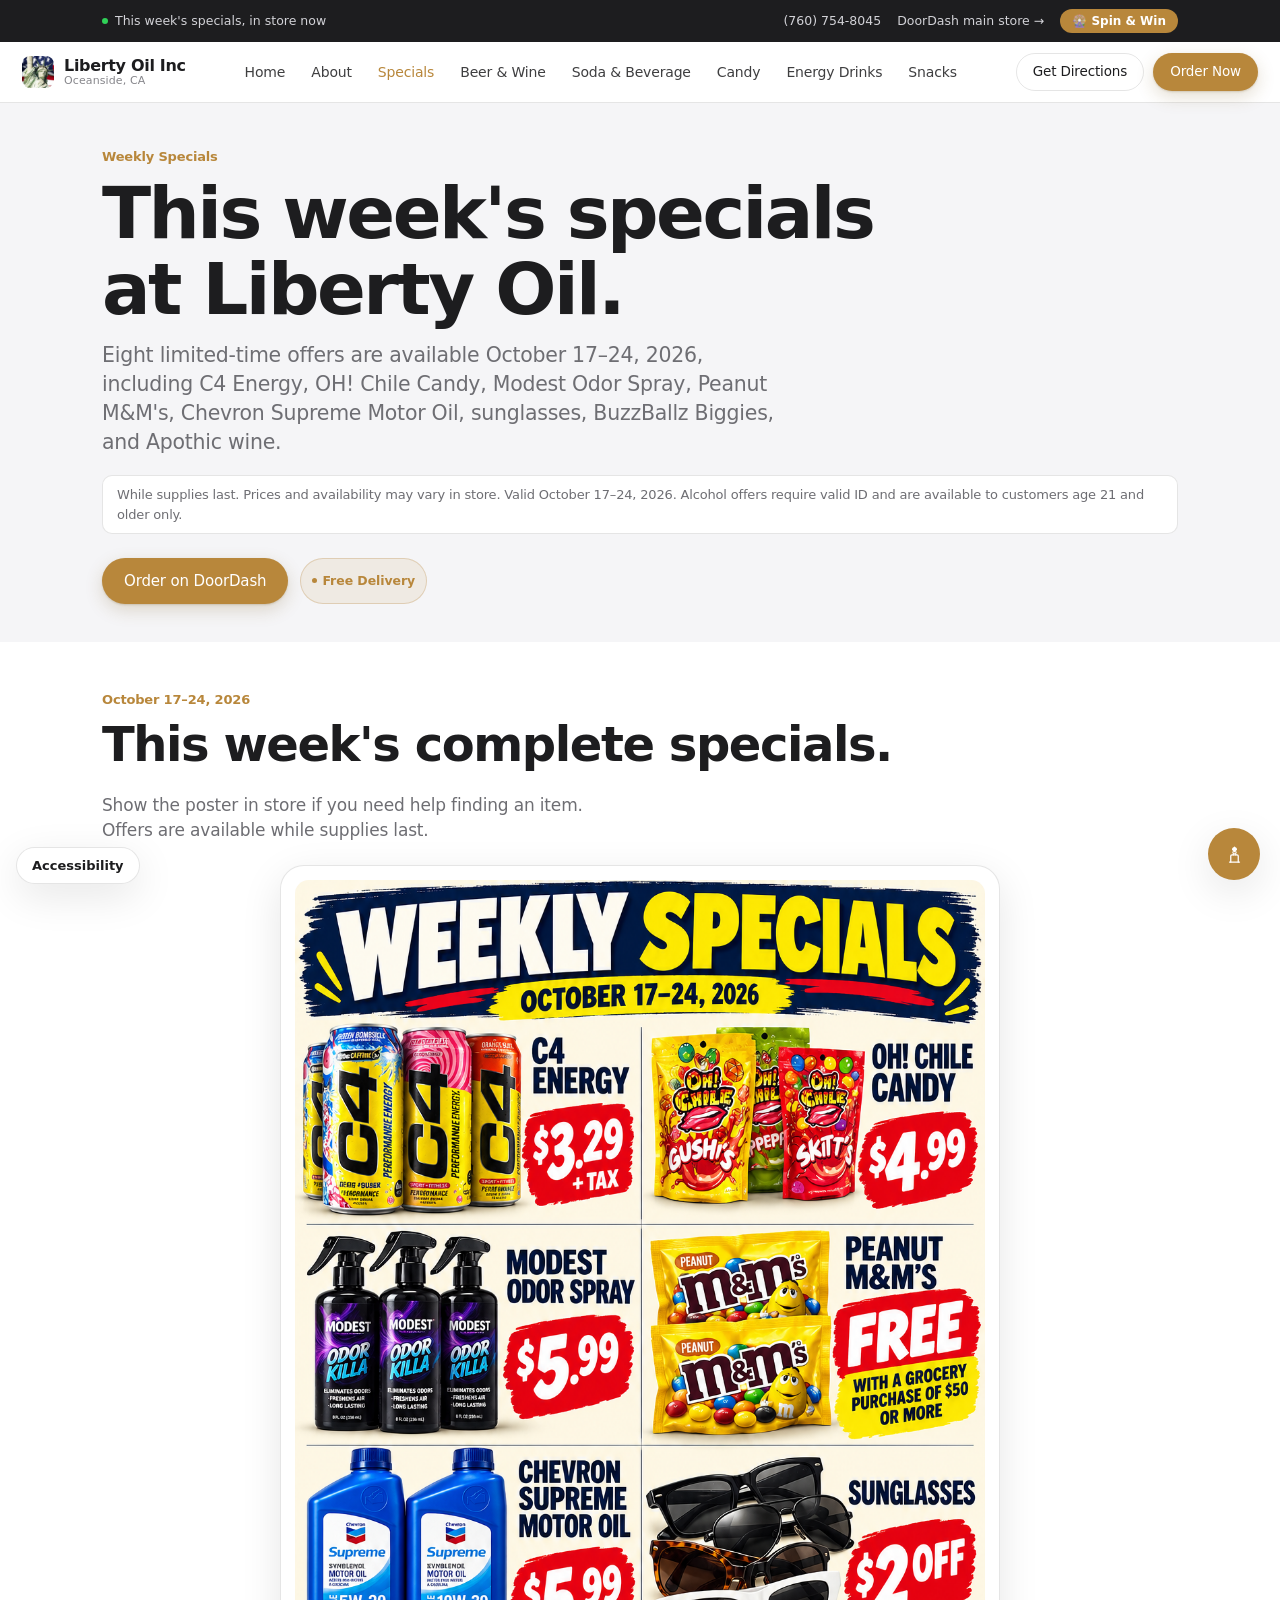
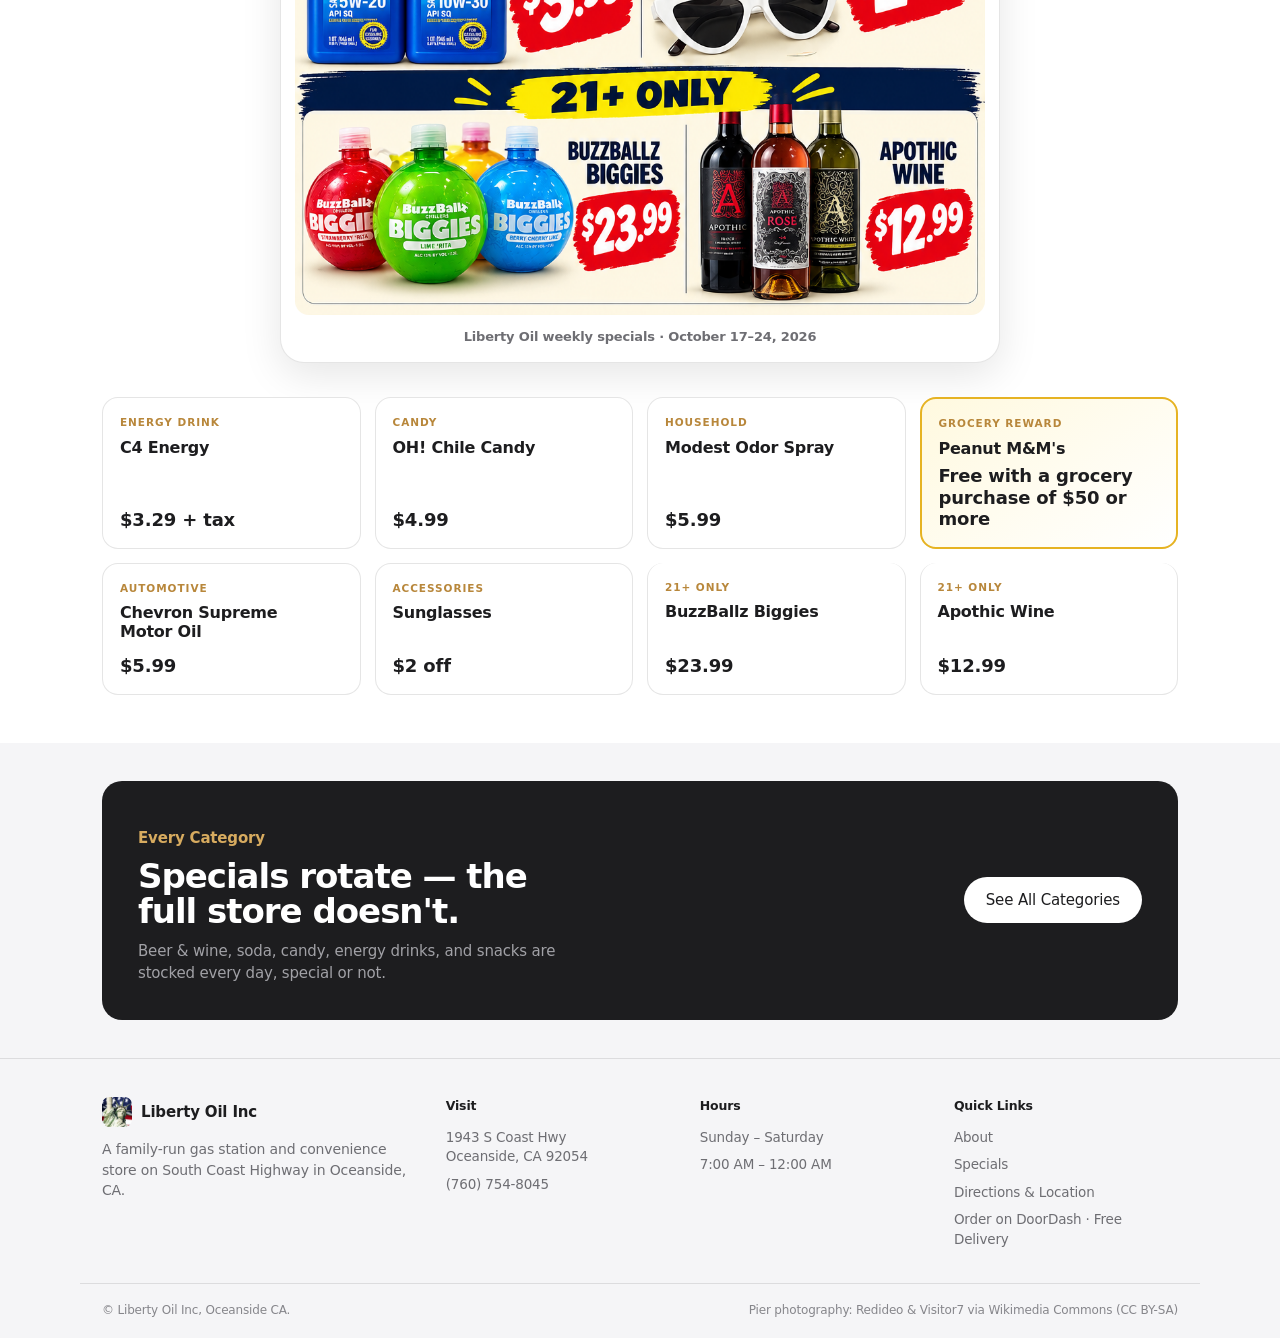
<file: specials.html>
<!DOCTYPE html>
<html lang="en">
<head>
  <meta charset="UTF-8">
  <meta name="viewport" content="width=device-width, initial-scale=1, viewport-fit=cover">
  <title>Liberty Oil Inc | Weekly Specials</title>
  <meta name="description" content="Browse Liberty Oil weekly specials for October 17–24, 2026, including drinks, candy, household items, motor oil, sunglasses, and 21+ offers.">
  <link rel="canonical" href="https://siteforges.github.io/Liberty-Oil/specials.html">
  <meta name="theme-color" content="#f5f5f7" media="(prefers-color-scheme: light)">
  <meta name="theme-color" content="#000000" media="(prefers-color-scheme: dark)">
  <meta property="og:type" content="website">
  <meta property="og:site_name" content="Liberty Oil Inc">
  <meta property="og:title" content="Liberty Oil Inc | Weekly Specials">
  <meta property="og:description" content="Browse Liberty Oil weekly specials for October 17–24, 2026, including drinks, candy, household items, motor oil, sunglasses, and 21+ offers.">
  <meta property="og:url" content="https://siteforges.github.io/Liberty-Oil/specials.html">
  <meta property="og:image" content="https://siteforges.github.io/Liberty-Oil/assets/optimized/pier-drone.webp">
  <meta property="og:locale" content="en_US">
  <meta name="twitter:card" content="summary_large_image">
  <meta name="twitter:title" content="Liberty Oil Inc | Weekly Specials">
  <meta name="twitter:description" content="Browse Liberty Oil weekly specials for October 17–24, 2026, including drinks, candy, household items, motor oil, sunglasses, and 21+ offers.">
  <meta name="twitter:image" content="https://siteforges.github.io/Liberty-Oil/assets/optimized/pier-drone.webp">
  <link rel="icon" href="assets/icons/favicon-32.png" sizes="32x32" type="image/png">
  <link rel="apple-touch-icon" href="assets/icons/apple-touch-icon.png">
  <link rel="manifest" href="site.webmanifest">
  <meta name="apple-mobile-web-app-capable" content="yes">
  <meta name="apple-mobile-web-app-status-bar-style" content="black-translucent">
  <meta name="apple-mobile-web-app-title" content="Liberty Oil">
  <link rel="stylesheet" href="styles.css?v=10">
  <script type="application/ld+json">
  {
    "@context": "https://schema.org",
    "@type": "ConvenienceStore",
    "name": "Liberty Oil Inc",
    "description": "Family-run gas station and convenience store on South Coast Highway in Oceanside, CA.",
    "url": "https://siteforges.github.io/Liberty-Oil/",
    "telephone": "+1-760-754-8045",
    "image": "https://siteforges.github.io/Liberty-Oil/assets/optimized/pier-drone.webp",
    "address": {
      "@type": "PostalAddress",
      "streetAddress": "1943 S Coast Hwy",
      "addressLocality": "Oceanside",
      "addressRegion": "CA",
      "postalCode": "92054",
      "addressCountry": "US"
    },
    "geo": {"@type": "GeoCoordinates", "latitude": 33.1819, "longitude": -117.3706},
    "openingHoursSpecification": [{
      "@type": "OpeningHoursSpecification",
      "dayOfWeek": ["Monday","Tuesday","Wednesday","Thursday","Friday","Saturday","Sunday"],
      "opens": "07:00",
      "closes": "24:00"
    }],
    "paymentAccepted": "Cash, Credit Card, Debit Card",
    "currenciesAccepted": "USD"
  }
  </script>
</head>
<body>
  <a class="skip-link" href="#main-content">Skip to main content</a>
  <div class="topbar">
    <div class="container topbar-inner">
      <span class="open-status"><span class="open-dot"></span>This week's specials, in store now</span>
      <div class="topbar-actions">
        <a href="tel:+17607548045">(760) 754-8045</a>
        <a href="https://www.doordash.com/convenience/store/24620532" target="_blank" rel="noreferrer">DoorDash main store &rarr;</a>
        <button class="spin-slot" id="spinSlot" type="button"></button>
      </div>
    </div>
  </div>
  <header class="site-header">
    <div class="nav">
      <a class="brand" href="index.html">
        <img class="brand-mark" src="assets/icons/logo-header.png" alt="" width="38" height="38">
        <span class="brand-text">
          <strong>Liberty Oil Inc</strong>
          <small>Oceanside, CA</small>
        </span>
      </a>
      <nav class="nav-links" id="navLinks" aria-label="Primary">
      <a href="index.html">Home</a>
      <a href="about.html">About</a>
      <a class="active" href="specials.html">Specials</a>
      <a href="beer-wine.html">Beer & Wine</a>
      <a href="soda-beverage.html">Soda & Beverage</a>
      <a href="candy.html">Candy</a>
      <a href="energy-drinks.html">Energy Drinks</a>
      <a href="snacks.html">Snacks</a>
        <a class="btn btn-ghost nav-links-cta" href="https://www.google.com/maps/search/?api=1&query=1943+S+Coast+Hwy+Oceanside+CA+92054" target="_blank" rel="noreferrer">Get Directions</a>
      </nav>
      <div class="nav-cta">
        <a class="btn btn-ghost btn-sm" href="https://www.google.com/maps/search/?api=1&query=1943+S+Coast+Hwy+Oceanside+CA+92054" target="_blank" rel="noreferrer">Get Directions</a>
        <a class="btn btn-primary btn-sm" href="https://www.doordash.com/convenience/store/24620532" target="_blank" rel="noreferrer">Order Now</a>
        <button class="nav-toggle" id="navToggle" aria-label="Menu" aria-expanded="false" aria-controls="navLinks">
          <svg viewBox="0 0 24 24" fill="none" stroke="currentColor" stroke-width="2" stroke-linecap="round"><path d="M4 7h16M4 12h16M4 17h16"/></svg>
        </button>
      </div>
    </div>
  </header>
<main id="main-content" tabindex="-1">
    <section class="page-hero">
      <div class="container">
        <p class="eyebrow">Weekly Specials</p>
        <h1>This week's specials at Liberty Oil.</h1>
        <p class="lede">Eight limited-time offers are available October 17&ndash;24, 2026, including C4 Energy, OH! Chile Candy, Modest Odor Spray, Peanut M&amp;M's, Chevron Supreme Motor Oil, sunglasses, BuzzBallz Biggies, and Apothic wine.</p>
        <div class="inventory-note">While supplies last. Prices and availability may vary in store. Valid October 17&ndash;24, 2026. Alcohol offers require valid ID and are available to customers age 21 and older only.</div>
        <div class="page-actions">
          <a class="btn btn-primary" href="https://www.doordash.com/convenience/store/24620532" target="_blank" rel="noreferrer">Order on DoorDash</a>
          <span class="free-tag">Free Delivery</span>
        </div>
      </div>
    </section>

  <section class="section">
    <div class="container">
      <div class="section-heading reveal">
        <div>
          <p class="eyebrow">October 17&ndash;24, 2026</p>
          <h2>This week's complete specials.</h2>
        </div>
        <p class="sub">Show the poster in store if you need help finding an item. Offers are available while supplies last.</p>
      </div>
      <figure class="weekly-poster reveal">
        <img src="assets/specials/weekly-specials-oct-17-24-2026.png" alt="Liberty Oil weekly specials poster for October 17 through 24, 2026" width="1024" height="1536">
        <figcaption>Liberty Oil weekly specials &middot; October 17&ndash;24, 2026</figcaption>
      </figure>

      <div class="deal-summary-grid reveal-group" aria-label="Weekly specials in text">
        <article class="deal-summary reveal"><span class="deal-type">Energy Drink</span><h3>C4 Energy</h3><strong>$3.29 + tax</strong></article>
        <article class="deal-summary reveal"><span class="deal-type">Candy</span><h3>OH! Chile Candy</h3><strong>$4.99</strong></article>
        <article class="deal-summary reveal"><span class="deal-type">Household</span><h3>Modest Odor Spray</h3><strong>$5.99</strong></article>
        <article class="deal-summary reveal featured"><span class="deal-type">Grocery Reward</span><h3>Peanut M&amp;M's</h3><strong>Free with a grocery purchase of $50 or more</strong></article>
        <article class="deal-summary reveal"><span class="deal-type">Automotive</span><h3>Chevron Supreme Motor Oil</h3><strong>$5.99</strong></article>
        <article class="deal-summary reveal"><span class="deal-type">Accessories</span><h3>Sunglasses</h3><strong>$2 off</strong></article>
        <article class="deal-summary reveal adult"><span class="deal-type">21+ Only</span><h3>BuzzBallz Biggies</h3><strong>$23.99</strong></article>
        <article class="deal-summary reveal adult"><span class="deal-type">21+ Only</span><h3>Apothic Wine</h3><strong>$12.99</strong></article>
      </div>
    </div>
  </section>


  <section class="section-tight band">
    <div class="container">
      <div class="ribbon reveal">
        <div>
          <p class="eyebrow">Every Category</p>
          <h2>Specials rotate &mdash; the full store doesn't.</h2>
          <p>Beer &amp; wine, soda, candy, energy drinks, and snacks are stocked every day, special or not.</p>
        </div>
        <div class="ribbon-cta">
          <a class="btn btn-invert" href="index.html#categories">See All Categories</a>
        </div>
      </div>
    </div>
  </section>
</main>
  <footer class="site-footer">
    <div class="container footer-grid">
      <div>
        <div class="footer-brand">
          <img src="assets/icons/logo-header.png" alt="" width="30" height="30">
          <strong>Liberty Oil Inc</strong>
        </div>
        <p>A family-run gas station and convenience store on South Coast Highway in Oceanside, CA.</p>
      </div>
      <div class="footer-col">
        <h4>Visit</h4>
        <p>1943 S Coast Hwy<br>Oceanside, CA 92054</p>
        <a href="tel:+17607548045">(760) 754-8045</a>
      </div>
      <div class="footer-col">
        <h4>Hours</h4>
        <p>Sunday &ndash; Saturday</p>
        <p>7:00 AM &ndash; 12:00 AM</p>
      </div>
      <div class="footer-col">
        <h4>Quick Links</h4>
        <a href="about.html">About</a>
        <a href="specials.html">Specials</a>
        <a href="index.html#location">Directions &amp; Location</a>
        <a href="https://www.doordash.com/convenience/store/24620532" target="_blank" rel="noreferrer">Order on DoorDash &middot; Free Delivery</a>
      </div>
    </div>
    <div class="footer-bottom">
      <span>&copy; Liberty Oil Inc, Oceanside CA.</span>
      <span>Pier photography: Redideo &amp; Visitor7 via Wikimedia Commons (CC BY-SA)</span>
    </div>
  </footer>

  <div class="wheel-backdrop" id="wheelBackdrop" hidden>
    <div class="wheel-modal" role="dialog" aria-modal="true" aria-labelledby="wheelTitle" aria-describedby="wheelSub">
      <button class="wheel-close" id="wheelClose" aria-label="Close">&times;</button>
      <p class="eyebrow">Spin To Win</p>
      <h3 id="wheelTitle">Every spin wins!</h3>
      <p class="wheel-sub" id="wheelSub">Spin for a free Peanut M&amp;M's with a qualifying grocery purchase of $50 or more.</p>
      <div class="wheel-stage">
        <div class="wheel-pointer"></div>
        <div class="wheel-rim" aria-hidden="true">
          <div class="wheel-disc" id="wheelDisc">
            <span class="wheel-label" style="--i:0">M&amp;M's</span>
            <span class="wheel-label" style="--i:1">Winner</span>
            <span class="wheel-label" style="--i:2">Free Treat</span>
            <span class="wheel-label" style="--i:3">Peanut</span>
            <span class="wheel-label" style="--i:4">M&amp;M's</span>
            <span class="wheel-label" style="--i:5">Winner</span>
            <span class="wheel-label" style="--i:6">Free Treat</span>
            <span class="wheel-label" style="--i:7">Peanut</span>
          </div>
        </div>
        <button class="wheel-spin-center" id="wheelSpinBtn" type="button">SPIN</button>
      </div>
      <p class="wheel-result" id="wheelResult" role="status" aria-live="polite" hidden></p>
      <div class="wheel-coupon" id="wheelCoupon" hidden>
        <div class="prize-card" aria-label="Free Peanut M&amp;M's with a qualifying grocery purchase of $50 or more">
          <span class="prize-kicker">LIBERTY OIL SPIN &amp; WIN</span>
          <strong>FREE PEANUT M&amp;M'S</strong>
          <span>with a qualifying grocery purchase of $50 or more</span>
        </div>
        <p>Show this screen at checkout. One reward per qualifying purchase. Gas, tobacco, alcohol, lottery, and services do not count toward the $50 grocery minimum. While supplies last.</p>
      </div>
    </div>
  </div>

  <div class="accessibility-widget" id="accessibilityWidget">
    <button class="accessibility-toggle" id="accessibilityToggle" type="button" aria-expanded="false" aria-controls="accessibilityPanel">Accessibility</button>
    <div class="accessibility-panel" id="accessibilityPanel" hidden>
      <div class="accessibility-head">
        <strong>Accessibility tools</strong>
        <button class="accessibility-close" id="accessibilityClose" type="button" aria-label="Close accessibility tools">&times;</button>
      </div>
      <p>Adjust the page or have the main content read aloud. Your display choices are saved on this device.</p>
      <div class="accessibility-actions">
        <button type="button" id="readPageBtn">Read aloud</button>
        <button type="button" id="pauseSpeechBtn" disabled>Pause</button>
        <button type="button" id="stopSpeechBtn" disabled>Stop</button>
        <button type="button" id="largeTextBtn" aria-pressed="false">Larger text</button>
        <button type="button" id="contrastBtn" aria-pressed="false">High contrast</button>
        <button type="button" id="resetAccessBtn">Reset</button>
      </div>
      <p class="accessibility-status" id="accessibilityStatus" role="status" aria-live="polite">Ready.</p>
    </div>
  </div>

  <div class="ai-widget" id="aiWidget">
    <div class="ai-panel" id="aiPanel" hidden>
      <div class="ai-panel-head">
        <strong>Liberty Oil AI</strong>
        <button class="ai-close" id="aiClose" aria-label="Close">&times;</button>
      </div>
      <div class="ai-log" id="aiLog"><p class="ai-msg">Hi! Ask me about hours, specials, directions, or what we carry.</p></div>
      <form class="ai-form" id="aiForm">
        <input class="ai-input" id="aiInput" type="text" placeholder="Ask a question&hellip;" autocomplete="off">
        <button class="btn btn-primary btn-sm" type="submit">Ask</button>
      </form>
      <div class="ai-quick">
        <a class="btn btn-ghost btn-sm" href="tel:+17607548045">Call</a>
        <a class="btn btn-ghost btn-sm" href="https://www.google.com/maps/search/?api=1&query=1943+S+Coast+Hwy+Oceanside+CA+92054" target="_blank" rel="noreferrer">Directions</a>
        <a class="btn btn-ghost btn-sm" href="specials.html">Specials</a>
      </div>
    </div>
    <button class="ai-bubble" id="aiBubble" aria-label="Liberty Oil AI" aria-expanded="false">
      <svg viewBox="0 0 40 40" fill="none" xmlns="http://www.w3.org/2000/svg">
        <path d="M20 8v6" stroke="currentColor" stroke-width="2" stroke-linecap="round"/>
        <path d="M20 8c-2.4 0-4 1.8-4 3.6 0 2 4 4.4 4 4.4s4-2.4 4-4.4c0-1.8-1.6-3.6-4-3.6Z" fill="currentColor"/>
        <rect x="17.3" y="15" width="5.4" height="3" rx="0.8" stroke="currentColor" stroke-width="1.5"/>
        <path d="M18 18v3M22 18v3" stroke="currentColor" stroke-width="1.5" stroke-linecap="round"/>
        <path d="M14 32V22.5a2 2 0 0 1 2-2h8a2 2 0 0 1 2 2V32" stroke="currentColor" stroke-width="2" stroke-linecap="round" stroke-linejoin="round"/>
        <path d="M12 32h16" stroke="currentColor" stroke-width="2" stroke-linecap="round"/>
      </svg>
    </button>
  </div>

  <script src="assets/js/site.js?v=10"></script>
</body>
</html>
</file>
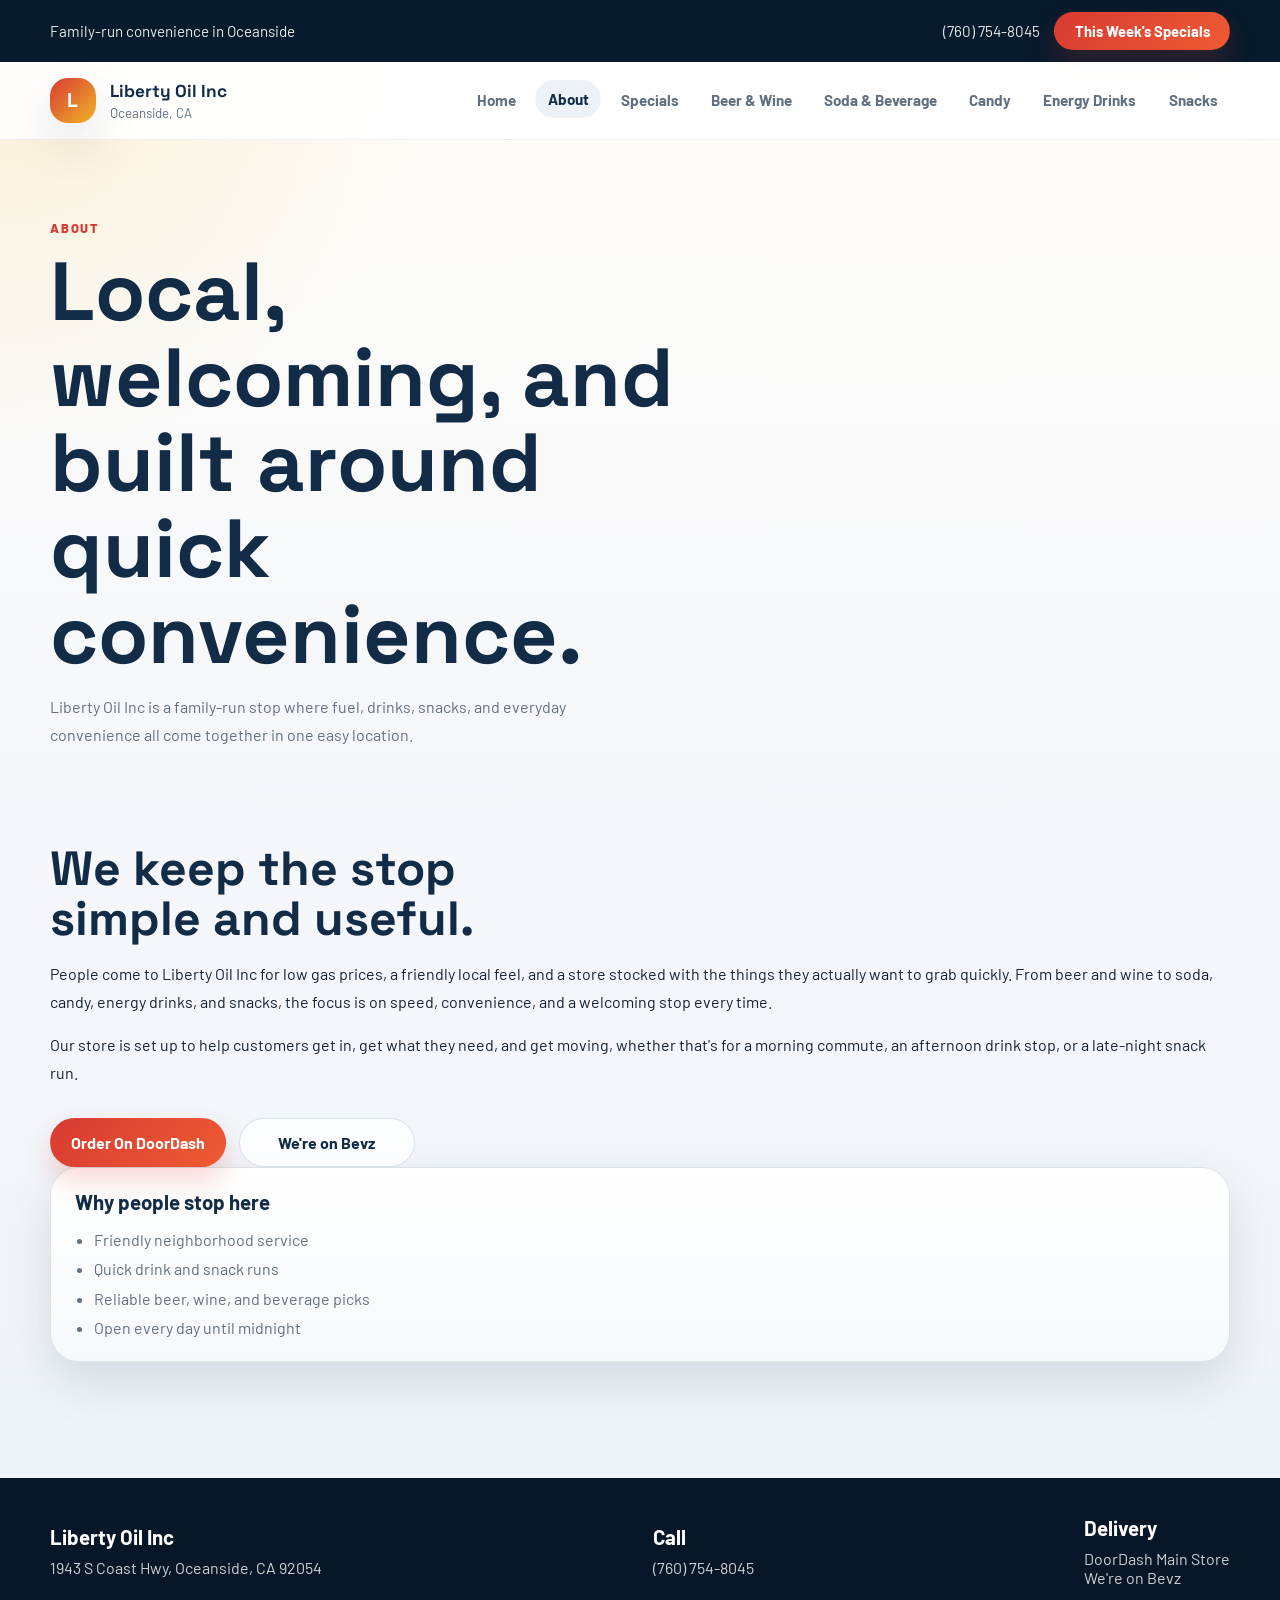
<file: liberty-oil-site/about.html>
<!DOCTYPE html>
<html lang="en">
<head>
  <meta charset="UTF-8">
  <meta name="viewport" content="width=device-width, initial-scale=1.0">
  <title>Liberty Oil Inc | About</title>
  <meta name="description" content="Learn about Liberty Oil Inc, a family-run gas station and convenience store in Oceanside, CA.">
  <link rel="preconnect" href="https://fonts.googleapis.com">
  <link rel="preconnect" href="https://fonts.gstatic.com" crossorigin>
  <link href="https://fonts.googleapis.com/css2?family=Barlow:wght@400;500;600;700;800&family=Space+Grotesk:wght@500;700&display=swap" rel="stylesheet">
  <link rel="stylesheet" href="styles.css">
</head>
<body>
  <div class="topbar">
    <div class="container topbar-inner">
      <p>Family-run convenience in Oceanside</p>
      <div class="topbar-actions">
        <a href="tel:+17607548045">(760) 754-8045</a>
        <a class="button button-small button-accent" href="specials.html">This Week's Specials</a>
      </div>
    </div>
  </div>
  <header class="site-header">
    <div class="container nav">
      <a class="brand" href="index.html">
        <span class="brand-mark">L</span>
        <span>
          <strong>Liberty Oil Inc</strong>
          <small>Oceanside, CA</small>
        </span>
      </a>
      <nav class="nav-links" aria-label="Primary navigation">
        <a href="index.html">Home</a>
        <a class="active" href="about.html">About</a>
        <a href="specials.html">Specials</a>
        <a href="beer-wine.html">Beer & Wine</a>
        <a href="soda-beverage.html">Soda & Beverage</a>
        <a href="candy.html">Candy</a>
        <a href="energy-drinks.html">Energy Drinks</a>
        <a href="snacks.html">Snacks</a>
      </nav>
    </div>
  </header>
  <main class="page-layout">
    <section class="page-hero">
      <div class="container">
        <p class="eyebrow">About</p>
        <h1>Local, welcoming, and built around quick convenience.</h1>
        <p class="lede">Liberty Oil Inc is a family-run stop where fuel, drinks, snacks, and everyday convenience all come together in one easy location.</p>
      </div>
    </section>
    <section class="section">
      <div class="container about-layout">
        <div class="about-copy">
          <h2>We keep the stop simple and useful.</h2>
          <p>
            People come to Liberty Oil Inc for low gas prices, a friendly local feel, and a store stocked with the things
            they actually want to grab quickly. From beer and wine to soda, candy, energy drinks, and snacks, the focus
            is on speed, convenience, and a welcoming stop every time.
          </p>
          <p>
            Our store is set up to help customers get in, get what they need, and get moving, whether that's for a morning commute,
            an afternoon drink stop, or a late-night snack run.
          </p>
          <div class="page-actions">
            <a class="button button-primary" href="https://www.doordash.com/convenience/store/24620532" target="_blank" rel="noreferrer">Order On DoorDash</a>
            <span class="text-pill">We're on Bevz</span>
          </div>
        </div>
        <div class="about-panel">
          <h3>Why people stop here</h3>
          <ul class="check-list">
            <li>Friendly neighborhood service</li>
            <li>Quick drink and snack runs</li>
            <li>Reliable beer, wine, and beverage picks</li>
            <li>Open every day until midnight</li>
          </ul>
        </div>
      </div>
    </section>
  </main>
  <footer class="site-footer">
    <div class="container footer-grid">
      <div>
        <h3>Liberty Oil Inc</h3>
        <p>1943 S Coast Hwy, Oceanside, CA 92054</p>
      </div>
      <div>
        <h3>Call</h3>
        <p><a href="tel:+17607548045">(760) 754-8045</a></p>
      </div>
      <div>
        <h3>Delivery</h3>
        <p><a href="https://www.doordash.com/convenience/store/24620532" target="_blank" rel="noreferrer">DoorDash Main Store</a></p>
        <p>We're on Bevz</p>
      </div>
    </div>
  </footer>
  <script src="script.js"></script>
</body>
</html>
</file>
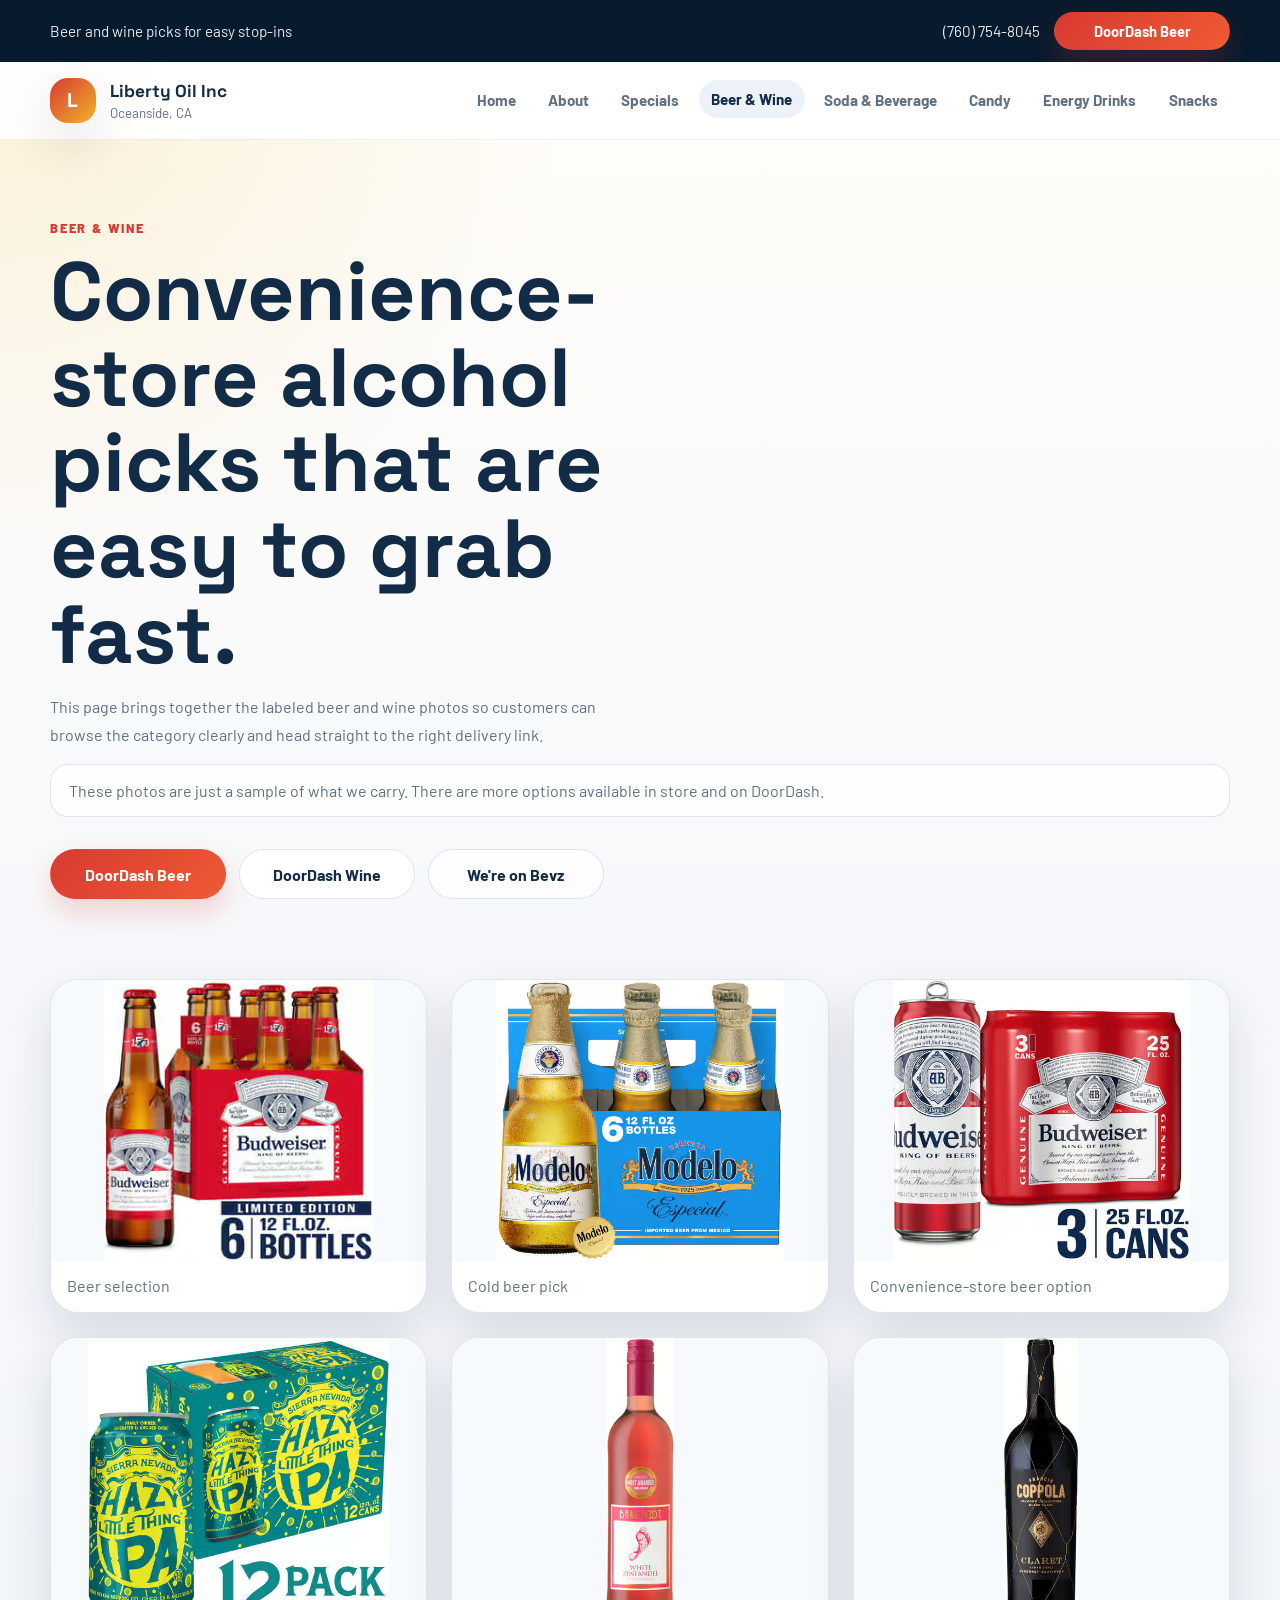
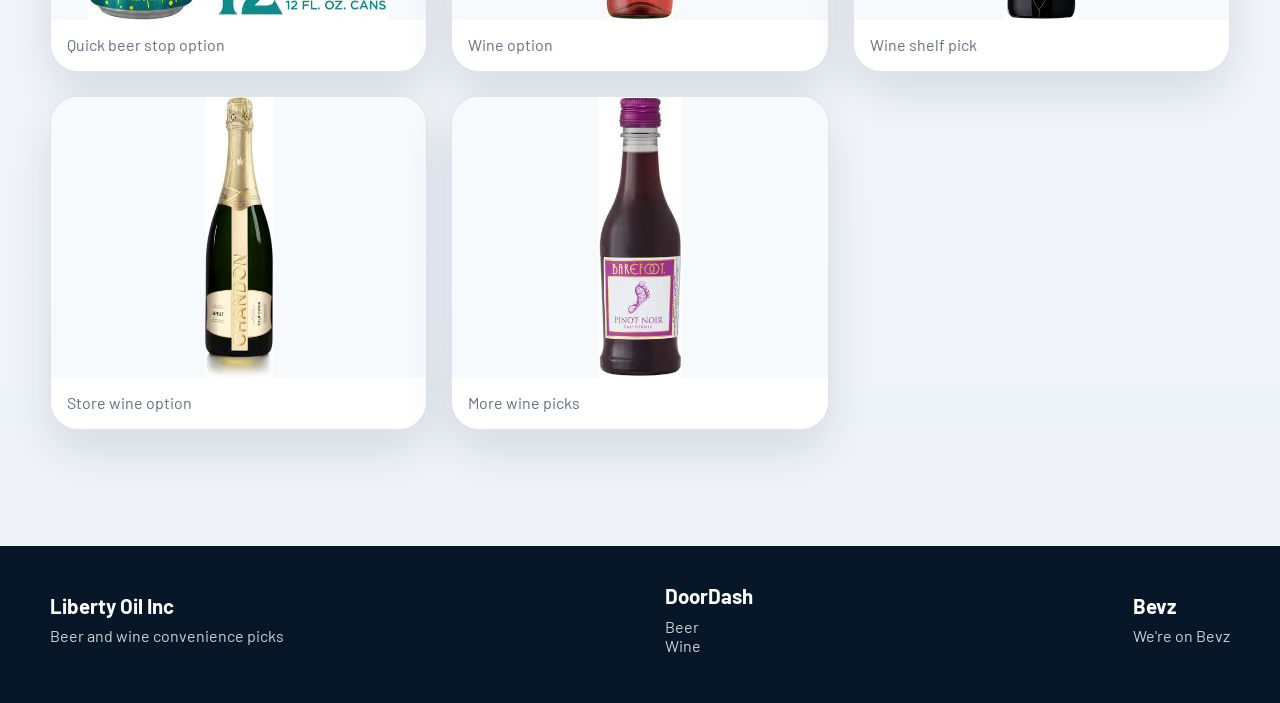
<file: liberty-oil-site/beer-wine.html>
<!DOCTYPE html>
<html lang="en">
<head>
  <meta charset="UTF-8">
  <meta name="viewport" content="width=device-width, initial-scale=1.0">
  <title>Liberty Oil Inc | Beer & Wine</title>
  <meta name="description" content="Browse beer and wine selections at Liberty Oil Inc.">
  <link rel="preconnect" href="https://fonts.googleapis.com">
  <link rel="preconnect" href="https://fonts.gstatic.com" crossorigin>
  <link href="https://fonts.googleapis.com/css2?family=Barlow:wght@400;500;600;700;800&family=Space+Grotesk:wght@500;700&display=swap" rel="stylesheet">
  <link rel="stylesheet" href="styles.css">
</head>
<body>
  <div class="topbar"><div class="container topbar-inner"><p>Beer and wine picks for easy stop-ins</p><div class="topbar-actions"><a href="tel:+17607548045">(760) 754-8045</a><a class="button button-small button-accent" href="https://www.doordash.com/convenience/store/24620532/category/beer-1351" target="_blank" rel="noreferrer">DoorDash Beer</a></div></div></div>
  <header class="site-header"><div class="container nav"><a class="brand" href="index.html"><span class="brand-mark">L</span><span><strong>Liberty Oil Inc</strong><small>Oceanside, CA</small></span></a><nav class="nav-links" aria-label="Primary navigation"><a href="index.html">Home</a><a href="about.html">About</a><a href="specials.html">Specials</a><a class="active" href="beer-wine.html">Beer & Wine</a><a href="soda-beverage.html">Soda & Beverage</a><a href="candy.html">Candy</a><a href="energy-drinks.html">Energy Drinks</a><a href="snacks.html">Snacks</a></nav></div></header>
  <main class="page-layout">
    <section class="page-hero"><div class="container"><p class="eyebrow">Beer & Wine</p><h1>Convenience-store alcohol picks that are easy to grab fast.</h1><p class="lede">This page brings together the labeled beer and wine photos so customers can browse the category clearly and head straight to the right delivery link.</p><div class="inventory-note">These photos are just a sample of what we carry. There are more options available in store and on DoorDash.</div><div class="page-actions"><a class="button button-primary" href="https://www.doordash.com/convenience/store/24620532/category/beer-1351" target="_blank" rel="noreferrer">DoorDash Beer</a><a class="button button-secondary" href="https://www.doordash.com/convenience/store/24620532/category/wine-1163" target="_blank" rel="noreferrer">DoorDash Wine</a><span class="text-pill">We're on Bevz</span></div></div></section>
    <section class="section"><div class="container gallery-grid">
      <a class="gallery-card gallery-card-link" href="https://www.doordash.com/convenience/store/24620532/category/beer-1351" target="_blank" rel="noreferrer"><img src="assets/beer q.avif" alt="Beer item"><div class="gallery-caption">Beer selection</div></a>
      <a class="gallery-card gallery-card-link" href="https://www.doordash.com/convenience/store/24620532/category/beer-1351" target="_blank" rel="noreferrer"><img src="assets/beer 123.avif" alt="Beer item"><div class="gallery-caption">Cold beer pick</div></a>
      <a class="gallery-card gallery-card-link" href="https://www.doordash.com/convenience/store/24620532/category/beer-1351" target="_blank" rel="noreferrer"><img src="assets/beer 112.avif" alt="Beer item"><div class="gallery-caption">Convenience-store beer option</div></a>
      <a class="gallery-card gallery-card-link" href="https://www.doordash.com/convenience/store/24620532/category/beer-1351" target="_blank" rel="noreferrer"><img src="assets/beer 34.avif" alt="Beer item"><div class="gallery-caption">Quick beer stop option</div></a>
      <a class="gallery-card gallery-card-link" href="https://www.doordash.com/convenience/store/24620532/category/wine-1163" target="_blank" rel="noreferrer"><img src="assets/winee.avif" alt="Wine item"><div class="gallery-caption">Wine option</div></a>
      <a class="gallery-card gallery-card-link" href="https://www.doordash.com/convenience/store/24620532/category/wine-1163" target="_blank" rel="noreferrer"><img src="assets/wineee.avif" alt="Wine item"><div class="gallery-caption">Wine shelf pick</div></a>
      <a class="gallery-card gallery-card-link" href="https://www.doordash.com/convenience/store/24620532/category/wine-1163" target="_blank" rel="noreferrer"><img src="assets/wineeee.avif" alt="Wine item"><div class="gallery-caption">Store wine option</div></a>
      <a class="gallery-card gallery-card-link" href="https://www.doordash.com/convenience/store/24620532/category/wine-1163" target="_blank" rel="noreferrer"><img src="assets/wineeeeee.avif" alt="Wine item"><div class="gallery-caption">More wine picks</div></a>
    </div></section>
  </main>
  <footer class="site-footer"><div class="container footer-grid"><div><h3>Liberty Oil Inc</h3><p>Beer and wine convenience picks</p></div><div><h3>DoorDash</h3><p><a href="https://www.doordash.com/convenience/store/24620532/category/beer-1351" target="_blank" rel="noreferrer">Beer</a></p><p><a href="https://www.doordash.com/convenience/store/24620532/category/wine-1163" target="_blank" rel="noreferrer">Wine</a></p></div><div><h3>Bevz</h3><p>We're on Bevz</p></div></div></footer>
  <script src="script.js"></script>
</body>
</html>
</file>
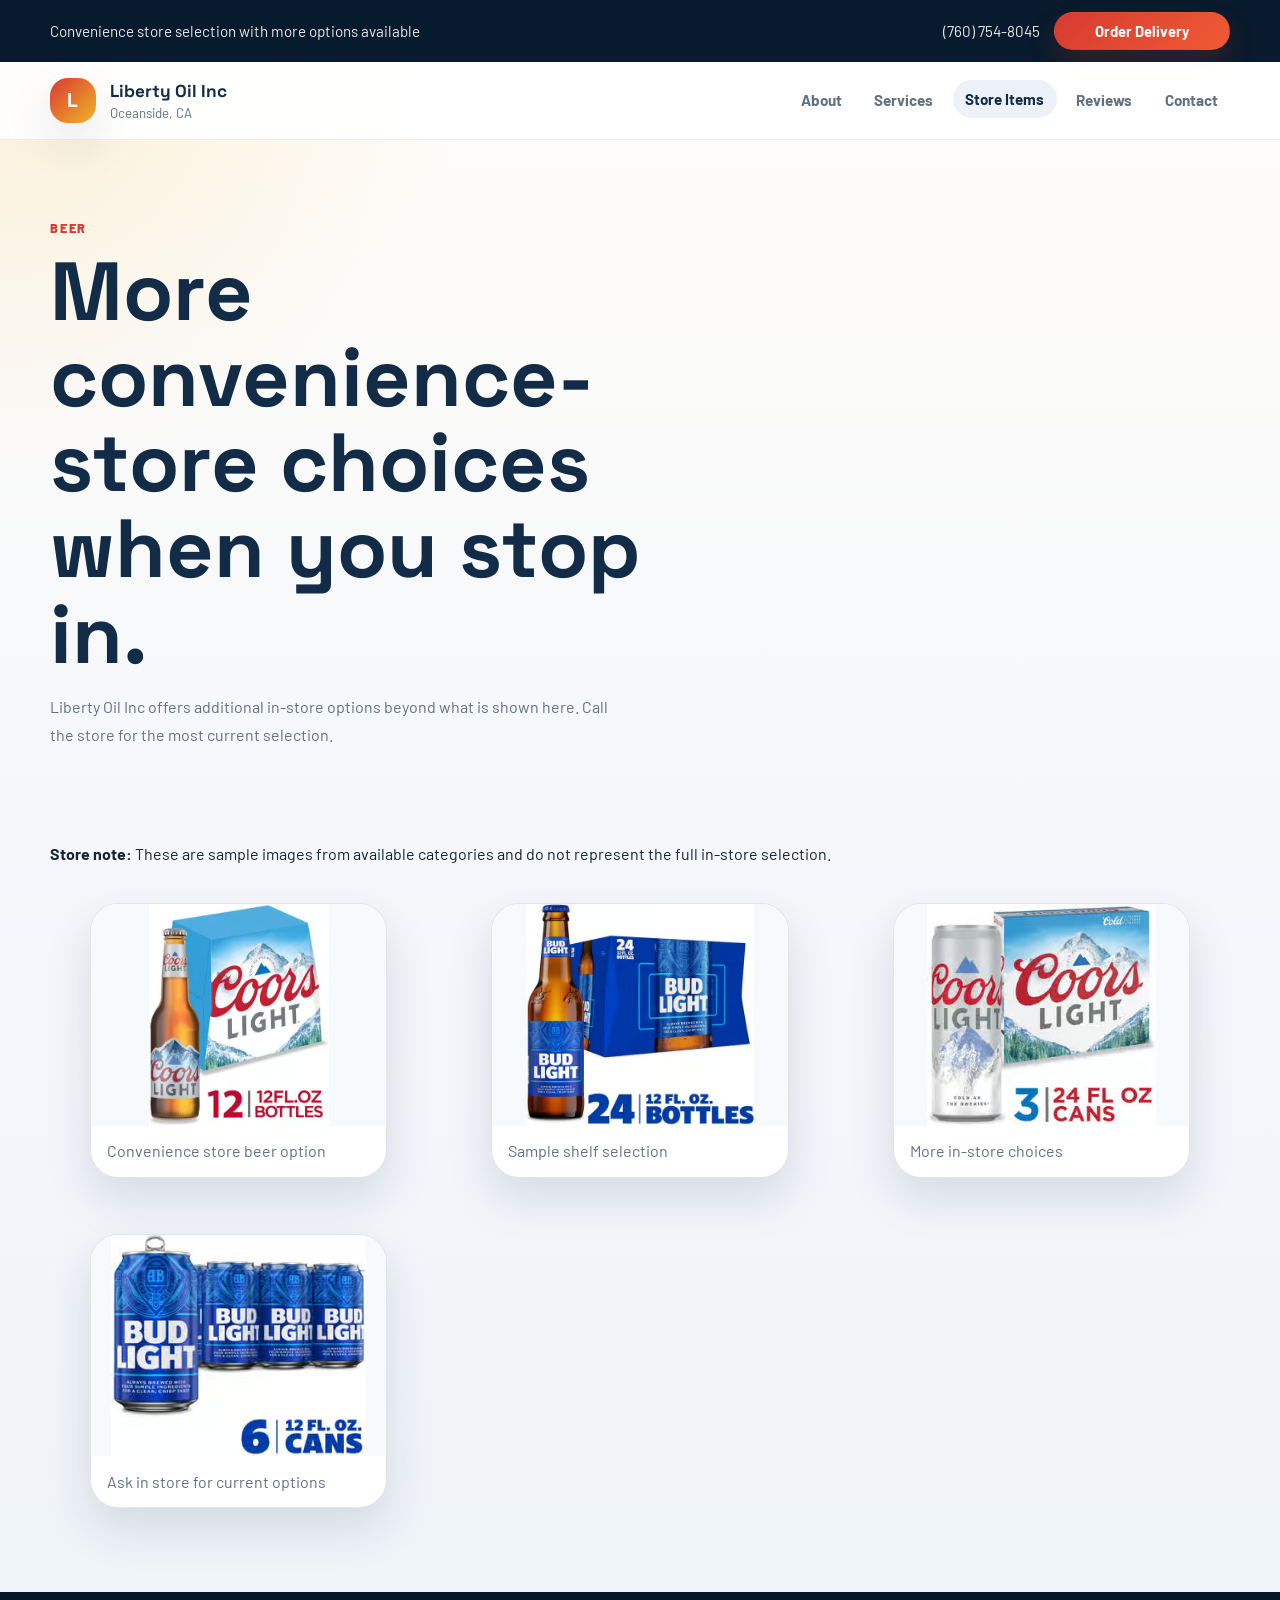
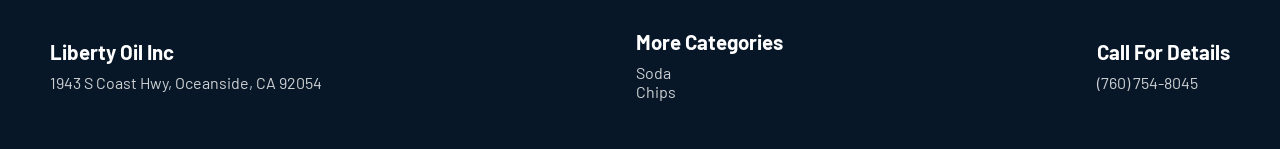
<file: liberty-oil-site/beer.html>
<!DOCTYPE html>
<html lang="en">
<head>
  <meta charset="UTF-8">
  <meta name="viewport" content="width=device-width, initial-scale=1.0">
  <title>Beer | Liberty Oil Inc</title>
  <meta
    name="description"
    content="Browse beer options at Liberty Oil Inc in Oceanside, CA."
  >
  <link rel="preconnect" href="https://fonts.googleapis.com">
  <link rel="preconnect" href="https://fonts.gstatic.com" crossorigin>
  <link
    href="https://fonts.googleapis.com/css2?family=Barlow:wght@400;500;600;700;800&family=Space+Grotesk:wght@500;700&display=swap"
    rel="stylesheet"
  >
  <link rel="stylesheet" href="styles.css">
</head>
<body>
  <div class="topbar">
    <div class="container topbar-inner">
      <p>Convenience store selection with more options available</p>
      <div class="topbar-actions">
        <a href="tel:+17607548045">(760) 754-8045</a>
        <a class="button button-small button-accent" href="index.html#delivery">Order Delivery</a>
      </div>
    </div>
  </div>
  <header class="site-header">
    <div class="container nav">
      <a class="brand" href="index.html">
        <span class="brand-mark">L</span>
        <span>
          <strong>Liberty Oil Inc</strong>
          <small>Oceanside, CA</small>
        </span>
      </a>
      <nav class="nav-links" aria-label="Primary navigation">
        <a href="about.html">About</a>
        <a href="services.html">Services</a>
        <a class="active" href="soda.html">Store Items</a>
        <a href="reviews.html">Reviews</a>
        <a href="contact.html">Contact</a>
      </nav>
    </div>
  </header>
  <main class="page-shell">
    <section class="page-hero">
      <div class="container narrow">
        <p class="eyebrow">Beer</p>
        <h1>More convenience-store choices when you stop in.</h1>
        <p class="lede">
          Liberty Oil Inc offers additional in-store options beyond what is shown here. Call the store for the most current selection.
        </p>
      </div>
    </section>
    <section class="section">
      <div class="container">
        <div class="category-banner">
          <strong>Store note:</strong> These are sample images from available categories and do not represent the full in-store selection.
        </div>
        <div class="gallery-grid" style="margin-top: 1.5rem;">
          <figure class="gallery-card">
            <img src="assets/beer.avif" alt="Beer product option 1">
            <figcaption>Convenience store beer option</figcaption>
          </figure>
          <figure class="gallery-card">
            <img src="assets/beer 1.avif" alt="Beer product option 2">
            <figcaption>Sample shelf selection</figcaption>
          </figure>
          <figure class="gallery-card">
            <img src="assets/beer 2.avif" alt="Beer product option 3">
            <figcaption>More in-store choices</figcaption>
          </figure>
          <figure class="gallery-card">
            <img src="assets/beer 3.avif" alt="Beer product option 4">
            <figcaption>Ask in store for current options</figcaption>
          </figure>
        </div>
      </div>
    </section>
  </main>
  <footer class="site-footer">
    <div class="container footer-grid">
      <div>
        <h3>Liberty Oil Inc</h3>
        <p>1943 S Coast Hwy, Oceanside, CA 92054</p>
      </div>
      <div>
        <h3>More Categories</h3>
        <p><a href="soda.html">Soda</a></p>
        <p><a href="chips.html">Chips</a></p>
      </div>
      <div>
        <h3>Call For Details</h3>
        <p><a href="tel:+17607548045">(760) 754-8045</a></p>
      </div>
    </div>
  </footer>
  <script src="script.js"></script>
</body>
</html>
</file>
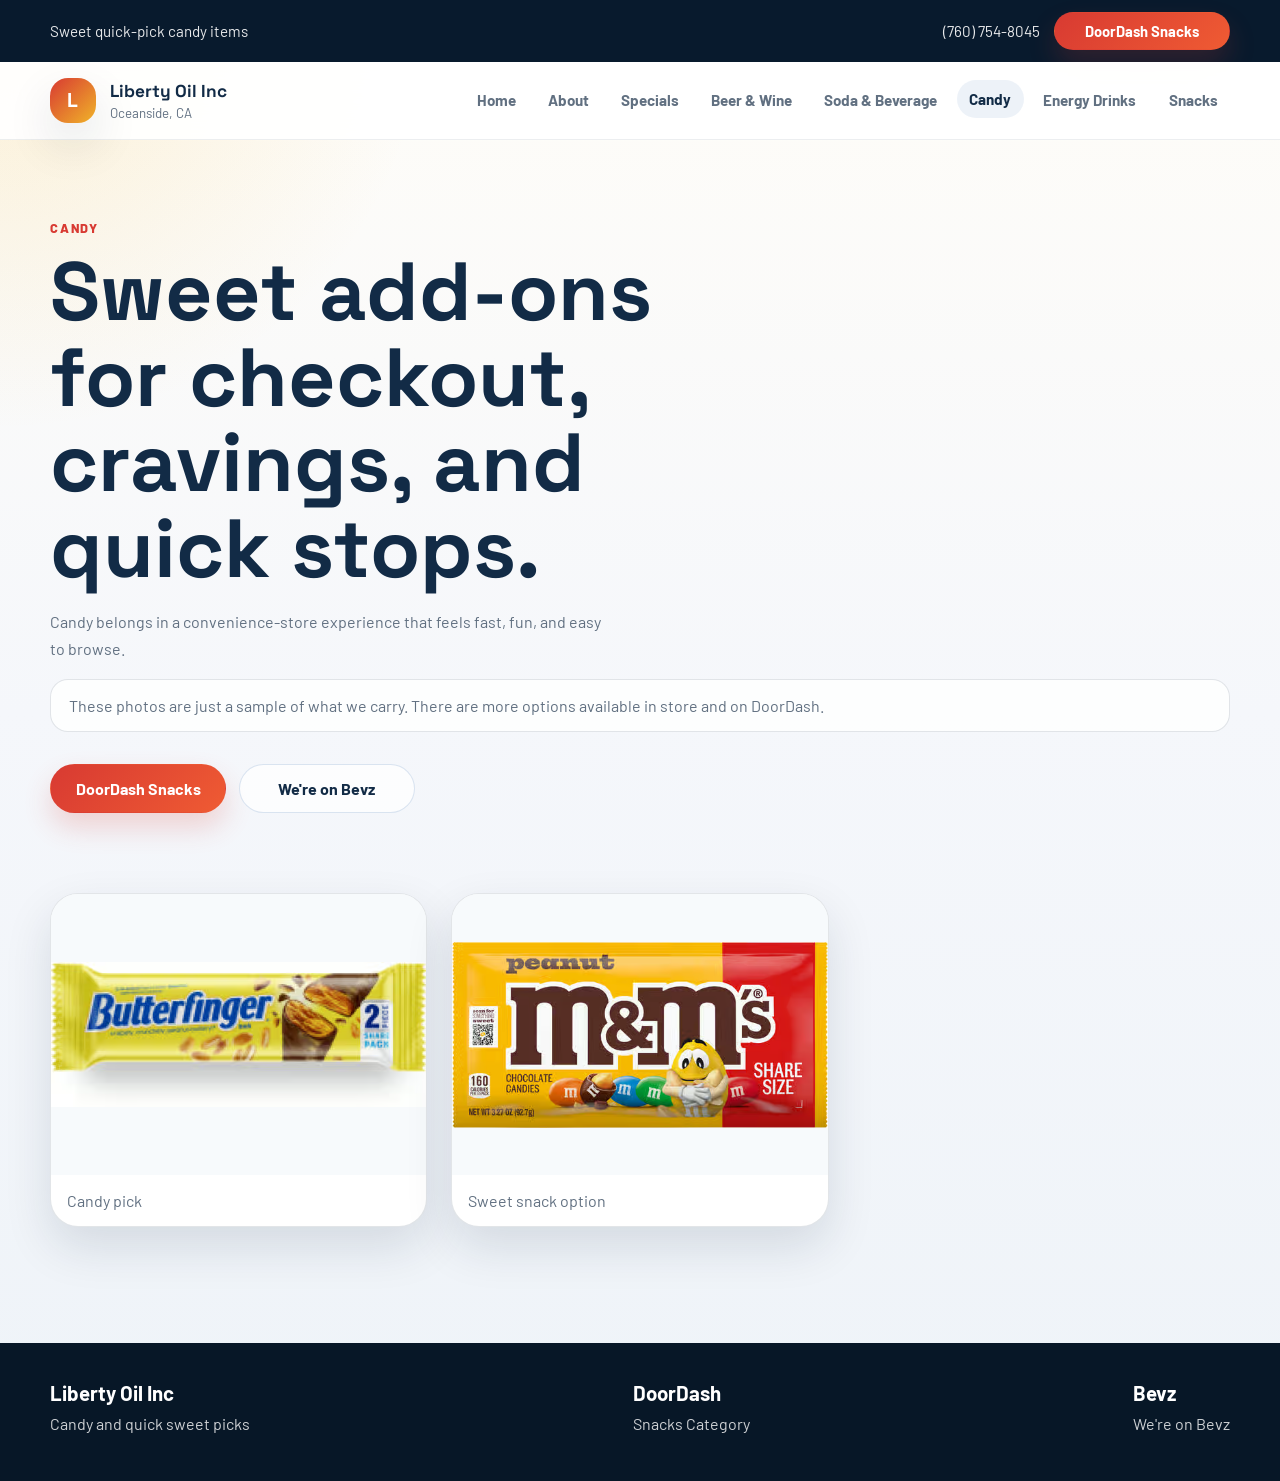
<file: liberty-oil-site/candy.html>
<!DOCTYPE html>
<html lang="en">
<head>
  <meta charset="UTF-8">
  <meta name="viewport" content="width=device-width, initial-scale=1.0">
  <title>Liberty Oil Inc | Candy</title>
  <meta name="description" content="Browse candy selections at Liberty Oil Inc.">
  <link rel="preconnect" href="https://fonts.googleapis.com">
  <link rel="preconnect" href="https://fonts.gstatic.com" crossorigin>
  <link href="https://fonts.googleapis.com/css2?family=Barlow:wght@400;500;600;700;800&family=Space+Grotesk:wght@500;700&display=swap" rel="stylesheet">
  <link rel="stylesheet" href="styles.css">
</head>
<body>
  <div class="topbar"><div class="container topbar-inner"><p>Sweet quick-pick candy items</p><div class="topbar-actions"><a href="tel:+17607548045">(760) 754-8045</a><a class="button button-small button-accent" href="https://www.doordash.com/convenience/store/24620532/category/snacks-758" target="_blank" rel="noreferrer">DoorDash Snacks</a></div></div></div>
  <header class="site-header"><div class="container nav"><a class="brand" href="index.html"><span class="brand-mark">L</span><span><strong>Liberty Oil Inc</strong><small>Oceanside, CA</small></span></a><nav class="nav-links" aria-label="Primary navigation"><a href="index.html">Home</a><a href="about.html">About</a><a href="specials.html">Specials</a><a href="beer-wine.html">Beer & Wine</a><a href="soda-beverage.html">Soda & Beverage</a><a class="active" href="candy.html">Candy</a><a href="energy-drinks.html">Energy Drinks</a><a href="snacks.html">Snacks</a></nav></div></header>
  <main class="page-layout">
    <section class="page-hero"><div class="container"><p class="eyebrow">Candy</p><h1>Sweet add-ons for checkout, cravings, and quick stops.</h1><p class="lede">Candy belongs in a convenience-store experience that feels fast, fun, and easy to browse.</p><div class="inventory-note">These photos are just a sample of what we carry. There are more options available in store and on DoorDash.</div><div class="page-actions"><a class="button button-primary" href="https://www.doordash.com/convenience/store/24620532/category/snacks-758" target="_blank" rel="noreferrer">DoorDash Snacks</a><span class="text-pill">We're on Bevz</span></div></div></section>
    <section class="section"><div class="container gallery-grid">
      <a class="gallery-card gallery-card-link" href="https://www.doordash.com/convenience/store/24620532/category/snacks-758" target="_blank" rel="noreferrer"><img src="assets/candy.avif" alt="Candy item"><div class="gallery-caption">Candy pick</div></a>
      <a class="gallery-card gallery-card-link" href="https://www.doordash.com/convenience/store/24620532/category/snacks-758" target="_blank" rel="noreferrer"><img src="assets/candyss.avif" alt="Candy item"><div class="gallery-caption">Sweet snack option</div></a>
    </div></section>
  </main>
  <footer class="site-footer"><div class="container footer-grid"><div><h3>Liberty Oil Inc</h3><p>Candy and quick sweet picks</p></div><div><h3>DoorDash</h3><p><a href="https://www.doordash.com/convenience/store/24620532/category/snacks-758" target="_blank" rel="noreferrer">Snacks Category</a></p></div><div><h3>Bevz</h3><p>We're on Bevz</p></div></div></footer>
  <script src="script.js"></script>
</body>
</html>
</file>
<file: styles.css>
/* Liberty Oil Inc
   Design system: Apple-style neutral ground, native SF/system type,
   gold as the single accent. The system font stack renders real SF Pro
   on Apple devices -- authentic, and zero webfont download. */

:root{
  --black:#1d1d1f;        /* Apple near-black text */
  --grey-1:#f5f5f7;       /* Apple signature light grey */
  --grey-2:#e8e8ed;
  --muted:#6e6e73;        /* Apple secondary text */
  --muted-2:#86868b;
  --white:#fff;
  --surface:#fff;
  --ink:var(--black);
  --gold:#b8873b;
  --gold-soft:#d7ab5f;
  --hairline:rgba(0,0,0,.10);
  --shadow:0 4px 16px rgba(0,0,0,.06);
  --shadow-lg:0 12px 40px rgba(0,0,0,.10);
  --r-lg:20px;
  --r-md:14px;
  --r-sm:10px;
  --ease:cubic-bezier(.32,.72,0,1);
  --font:-apple-system,BlinkMacSystemFont,"SF Pro Display","SF Pro Text","Segoe UI",Inter,system-ui,"Helvetica Neue",Arial,sans-serif;
  --page:1120px;
}
@media (prefers-color-scheme:dark){
  :root:not([data-theme="light"]){
    --black:#f5f5f7; --grey-1:#0a0a0c; --grey-2:#1d1d1f;
    --muted:#a1a1a6; --muted-2:#86868b;
    --white:#000; --surface:#141416; --ink:#f5f5f7;
    --gold:#d7ab5f; --gold-soft:#e5c489;
    --hairline:rgba(255,255,255,.12);
    --shadow:0 4px 16px rgba(0,0,0,.4);
    --shadow-lg:0 12px 40px rgba(0,0,0,.55);
  }
}
:root[data-theme="dark"]{
  --black:#f5f5f7; --grey-1:#0a0a0c; --grey-2:#1d1d1f;
  --muted:#a1a1a6; --muted-2:#86868b;
  --white:#000; --surface:#141416; --ink:#f5f5f7;
  --gold:#d7ab5f; --gold-soft:#e5c489;
  --hairline:rgba(255,255,255,.12);
  --shadow:0 4px 16px rgba(0,0,0,.4);
  --shadow-lg:0 12px 40px rgba(0,0,0,.55);
}

*,*::before,*::after{box-sizing:border-box;}
html{-webkit-text-size-adjust:100%;scroll-behavior:smooth;}
[id]{scroll-margin-top:88px;}
body{
  margin:0;background:var(--white);color:var(--ink);
  font-family:var(--font);font-size:17px;line-height:1.47;
  letter-spacing:-.01em;-webkit-font-smoothing:antialiased;
}
img,svg{max-width:100%;display:block;}
a{color:inherit;text-decoration:none;}
p{margin:0;}
ul{margin:0;padding:0;list-style:none;}
::selection{background:var(--gold);color:#fff;}
:focus-visible{outline:3px solid var(--gold);outline-offset:3px;border-radius:6px;}

/* ---------- Type scale: big, tight, confident ---------- */
h1,h2,h3{margin:0;color:var(--ink);font-weight:700;line-height:1.05;text-wrap:balance;}
h1{font-size:clamp(38px,6.2vw,72px);letter-spacing:-.035em;}
h2{font-size:clamp(30px,4.2vw,48px);letter-spacing:-.03em;}
h3{font-size:21px;letter-spacing:-.02em;font-weight:600;}
.lede{font-size:clamp(17px,1.6vw,21px);line-height:1.42;color:var(--muted);letter-spacing:-.012em;}
.eyebrow{font-size:13px;font-weight:600;color:var(--gold);margin:0 0 10px;}
.sub{color:var(--muted);font-size:17px;max-width:46ch;}
.container{width:100%;max-width:var(--page);margin:0 auto;padding:0 22px;}

/* ---------- Sections: compact rhythm, less scrolling ---------- */
.section{padding:48px 22px;}
.section-tight{padding:38px 22px;}
.band{background:var(--grey-1);}
.section-heading{margin-bottom:22px;display:flex;align-items:flex-end;justify-content:space-between;gap:24px;flex-wrap:wrap;}

/* ---------- Top bar ---------- */
.topbar{background:var(--black);color:#f5f5f7;font-size:12.5px;letter-spacing:0;}
.topbar-inner{display:flex;align-items:center;justify-content:space-between;gap:10px 18px;padding:9px 22px;flex-wrap:wrap;}
.open-status{display:inline-flex;align-items:center;gap:7px;color:#d2d2d7;white-space:nowrap;}
.open-dot{width:6px;height:6px;border-radius:50%;background:#30d158;flex:none;}
.topbar-actions{display:flex;align-items:center;gap:16px;flex-wrap:wrap;}
.topbar-actions a{color:#d2d2d7;white-space:nowrap;}
.topbar-actions a:hover{color:#fff;}

/* ---------- Header: translucent chrome ---------- */
.site-header{
  position:sticky;top:0;z-index:40;
  background:rgba(255,255,255,.78);
  -webkit-backdrop-filter:saturate(180%) blur(20px);
  backdrop-filter:saturate(180%) blur(20px);
  border-bottom:1px solid var(--hairline);
}
.nav{display:flex;align-items:center;justify-content:space-between;gap:18px;max-width:1320px;margin:0 auto;padding:11px 22px;}
.brand{display:flex;align-items:center;gap:10px;flex:none;}
.brand-mark{width:32px;height:32px;border-radius:8px;flex:none;}
.brand-text{display:flex;flex-direction:column;line-height:1.1;white-space:nowrap;}
.brand-text strong{font-size:16px;font-weight:600;letter-spacing:-.02em;}
.brand-text small{font-size:11px;color:var(--muted-2);letter-spacing:.01em;}
.nav-links{display:flex;align-items:center;gap:26px;flex:none;}
.nav-links a{font-size:14px;color:var(--ink);opacity:.85;}
.nav-links a:hover{opacity:1;}
.nav-links a.active{color:var(--gold);opacity:1;font-weight:500;}
.nav-cta{display:flex;align-items:center;gap:9px;flex:none;}

/* ---------- Buttons: Apple capsules ---------- */
.btn{
  display:inline-flex;align-items:center;justify-content:center;gap:7px;
  font-family:var(--font);font-size:15px;font-weight:500;letter-spacing:-.01em;
  padding:11px 21px;border-radius:980px;border:1px solid transparent;
  cursor:pointer;white-space:nowrap;
  transition:background-color .25s var(--ease),color .25s var(--ease),transform .18s var(--ease),border-color .25s var(--ease);
}
.btn-primary{background:var(--gold);color:#fff;}
.btn-primary:hover{background:var(--gold-soft);}
.btn-ghost,.btn-secondary{background:transparent;border-color:var(--hairline);color:var(--ink);}
.btn-ghost:hover,.btn-secondary:hover{border-color:var(--ink);}
.btn-invert{background:var(--white);color:var(--ink);}
.btn-invert:hover{background:var(--grey-1);}
/* .btn-on-dark is legacy from the old navy hero. Those heroes are light
   now, so it defaults to a normal ghost button and only goes white-on-dark
   inside genuinely dark bands. */
.btn-on-dark{background:transparent;border-color:var(--hairline);color:var(--ink);}
.btn-on-dark:hover{border-color:var(--ink);}
.location .btn-on-dark,.ribbon .btn-on-dark{border-color:rgba(255,255,255,.3);color:#fff;}
.location .btn-on-dark:hover,.ribbon .btn-on-dark:hover{background:rgba(255,255,255,.12);border-color:rgba(255,255,255,.55);}
.btn-sm{padding:8px 16px;font-size:13.5px;}
.btn:active{transform:scale(.97);}

/* ---------- Hero ---------- */
.hero{background:var(--grey-1);color:var(--ink);position:relative;overflow:hidden;}
.hero-inner{
  max-width:var(--page);margin:0 auto;padding:46px 22px 42px;
  display:grid;grid-template-columns:1.05fr .95fr;gap:48px;align-items:center;
}
.hero-copy h1{margin-bottom:16px;}
.hero-copy .lede{max-width:44ch;}
.hero-cta-row{display:flex;align-items:center;gap:12px;flex-wrap:wrap;margin-top:26px;}
@keyframes rise{from{opacity:0;transform:translateY(14px);}to{opacity:1;transform:none;}}
.hero-copy{animation:rise .7s var(--ease) both;}
.hero .signpost{animation:rise .7s var(--ease) .1s both;}
.page-hero{background:var(--grey-1);padding:44px 22px 38px;}
.page-hero .container{animation:rise .6s var(--ease) both;}
.page-hero h1{max-width:18ch;}
.page-hero .lede{margin-top:14px;max-width:52ch;}
.page-actions{display:flex;gap:12px;flex-wrap:wrap;margin-top:24px;}
.inventory-note{
  margin-top:18px;display:inline-block;font-size:13px;color:var(--muted);
  background:var(--white);border:1px solid var(--hairline);
  padding:9px 14px;border-radius:var(--r-sm);
}

/* ---------- Spec card (hero aside) ---------- */
.signpost{background:var(--surface);border:1px solid var(--hairline);border-radius:var(--r-lg);box-shadow:var(--shadow);}
.signpost-inner{padding:8px 24px;}
.sign-row{display:flex;gap:14px;align-items:flex-start;padding:15px 0;border-top:1px solid var(--hairline);}
.sign-row:first-child{border-top:none;}
.sign-icon{flex:none;width:20px;height:20px;color:var(--gold);margin-top:2px;}
.sign-label{font-size:11.5px;font-weight:600;letter-spacing:.06em;text-transform:uppercase;color:var(--muted-2);margin-bottom:4px;}
.sign-value{font-size:15px;font-weight:500;line-height:1.4;}
.sign-row.highlight .sign-label{color:var(--gold);}

/* ---------- Trust strip ---------- */
.trust-strip{background:var(--white);border-top:1px solid var(--hairline);}
.trust-grid{display:grid;grid-template-columns:repeat(4,1fr);gap:20px;max-width:var(--page);margin:0 auto;padding:20px 22px;}
.trust-item{display:flex;align-items:center;gap:11px;}
.trust-icon{flex:none;width:22px;height:22px;color:var(--gold);}
.trust-item strong{display:block;font-size:14.5px;font-weight:600;letter-spacing:-.01em;}
.trust-item span{font-size:13px;color:var(--muted);}

/* ---------- Category cards ---------- */
.category-grid{display:grid;grid-template-columns:repeat(3,1fr);gap:14px;}
.cat-card{
  background:var(--surface);border:1px solid var(--hairline);border-radius:var(--r-lg);
  padding:20px;display:flex;flex-direction:column;gap:12px;color:var(--ink);
  transition:transform .35s var(--ease),box-shadow .35s var(--ease);
}
.cat-card:hover{transform:translateY(-4px);box-shadow:var(--shadow-lg);}
.cat-icon-wrap{width:42px;height:42px;border-radius:11px;background:var(--grey-1);display:flex;align-items:center;justify-content:center;}
.cat-icon-wrap svg{width:22px;height:22px;color:var(--gold);}
.cat-card h3{font-size:19px;}
.cat-card p{color:var(--muted);font-size:14.5px;flex:1;line-height:1.4;}
.cat-arrow{display:inline-flex;align-items:center;gap:5px;font-size:14px;font-weight:500;color:var(--gold);}
.cat-arrow svg{width:13px;height:13px;transition:transform .3s var(--ease);}
.cat-card:hover .cat-arrow svg{transform:translateX(4px);}

/* ---------- Specials grid ---------- */
.specials-grid{display:grid;grid-template-columns:repeat(4,1fr);gap:16px;}
.special-item{
  background:var(--surface);border:1px solid var(--hairline);border-radius:var(--r-lg);
  padding:16px;display:flex;flex-direction:column;gap:4px;
  transition:transform .35s var(--ease),box-shadow .35s var(--ease);
}
.special-item:hover{transform:translateY(-4px);box-shadow:var(--shadow-lg);}
.special-media{position:relative;width:100%;padding-top:100%;background:var(--grey-1);border-radius:var(--r-md);overflow:hidden;margin-bottom:10px;}
.special-media img{position:absolute;inset:0;width:100%;height:100%;object-fit:contain;padding:12px;box-sizing:border-box;}
.special-item h3{font-size:15.5px;font-weight:600;}
.special-price{font-size:22px;font-weight:700;letter-spacing:-.03em;color:var(--ink);}
.special-item .note{font-size:13px;color:var(--muted);}
.weekly-poster{margin:0 auto 34px;max-width:720px;background:var(--surface);border:1px solid var(--hairline);border-radius:24px;padding:14px;box-shadow:var(--shadow-lg);}
.weekly-poster img{display:block;width:100%;height:auto;border-radius:14px;object-fit:contain;}
.weekly-poster figcaption{padding:12px 4px 2px;text-align:center;color:var(--muted);font-size:13px;font-weight:600;}
.deal-summary-grid{display:grid;grid-template-columns:repeat(4,minmax(0,1fr));gap:14px;}
.deal-summary{min-height:132px;box-sizing:border-box;background:var(--surface);border:1px solid var(--hairline);border-radius:16px;padding:17px;display:flex;flex-direction:column;gap:7px;box-shadow:var(--shadow-sm);}
.deal-summary h3{font-size:16px;line-height:1.2;letter-spacing:-.015em;}
.deal-summary strong{margin-top:auto;font-size:18px;line-height:1.2;color:var(--ink);}
.deal-type{font-size:10.5px;font-weight:800;text-transform:uppercase;letter-spacing:.09em;color:var(--gold);}
.deal-summary.featured{border:2px solid #e6b323;background:linear-gradient(145deg,#fff9df,var(--surface));}
.deal-summary.adult{border-top:4px solid var(--navy-950);}

/* ---------- Showcase / gallery ---------- */
.showcase{display:grid;grid-template-columns:1fr 1fr;gap:40px;align-items:center;}
.showcase-media{position:relative;width:100%;padding-top:75%;background:var(--grey-1);border-radius:var(--r-lg);overflow:hidden;}
.showcase-media img{position:absolute;inset:0;width:100%;height:100%;object-fit:contain;padding:26px;box-sizing:border-box;}
.showcase-copy p{color:var(--muted);margin-top:12px;max-width:46ch;}
.showcase-links{display:flex;gap:12px;flex-wrap:wrap;margin-top:22px;}
.chip-row{display:flex;flex-wrap:wrap;gap:8px;margin-top:20px;}
.chip{background:var(--grey-1);border-radius:980px;padding:7px 14px;font-size:13px;font-weight:500;color:var(--muted);}
.mini-gallery{display:grid;grid-template-columns:repeat(2,1fr);gap:16px;}
.mini-gallery figure{margin:0;background:var(--surface);border:1px solid var(--hairline);border-radius:var(--r-lg);overflow:hidden;}
.mini-gallery .figure-media{position:relative;width:100%;padding-top:75%;background:var(--grey-1);overflow:hidden;}
.mini-gallery img{position:absolute;inset:0;width:100%;height:100%;object-fit:contain;padding:16px;box-sizing:border-box;}
.mini-gallery figcaption{padding:12px 14px;font-size:13.5px;color:var(--muted);}

/* ---------- Ribbon (dark feature band) ---------- */
.ribbon{
  background:var(--black);color:#f5f5f7;border-radius:var(--r-lg);
  padding:36px 36px;display:flex;align-items:center;justify-content:space-between;
  gap:28px;flex-wrap:wrap;
}
.ribbon h2{color:#fff;font-size:clamp(24px,3vw,34px);max-width:22ch;}
.ribbon .eyebrow{color:var(--gold-soft);}
.ribbon p{color:#a1a1a6;margin-top:10px;max-width:44ch;font-size:15px;}
.ribbon-cta{flex:none;}

/* ---------- Delivery ---------- */
.delivery-single{
  display:flex;align-items:center;justify-content:space-between;gap:26px;flex-wrap:wrap;
  background:var(--surface);border:1px solid var(--hairline);border-radius:var(--r-lg);padding:26px 30px;
}
.badge{display:inline-block;font-size:12px;font-weight:600;color:var(--gold);margin-bottom:8px;}
.delivery-single h3{font-size:22px;}
.delivery-single p{color:var(--muted);font-size:15px;margin-top:6px;max-width:52ch;}

/* ---------- Reviews ---------- */
.review-grid{display:grid;grid-template-columns:repeat(3,1fr);gap:14px;}
.review-card{background:var(--surface);border:1px solid var(--hairline);border-radius:var(--r-lg);padding:24px;display:flex;flex-direction:column;gap:12px;}
.stars{display:flex;gap:2px;color:var(--gold);}
.stars svg{width:15px;height:15px;}
.review-card p{font-size:16px;line-height:1.45;letter-spacing:-.012em;}
.review-author{font-size:13px;color:var(--muted-2);}

/* ---------- About + location ---------- */
.about-wrap{display:grid;grid-template-columns:1fr 1fr;gap:38px;align-items:center;}
.about-visual{position:relative;width:100%;padding-top:72%;border-radius:var(--r-lg);overflow:hidden;background:var(--grey-1);}
.about-visual img{position:absolute;inset:0;width:100%;height:100%;object-fit:cover;}
.about-copy p{color:var(--muted);margin-top:14px;max-width:48ch;}
.about-copy .btn{margin-top:22px;}
.about-panel{background:var(--surface);border:1px solid var(--hairline);border-radius:var(--r-lg);padding:26px;}
.about-panel h3{font-size:17px;margin-bottom:14px;}
.check-list{display:flex;flex-direction:column;gap:11px;}
.check-list li{display:flex;align-items:flex-start;gap:9px;font-size:15px;color:var(--muted);}
.check-list li svg{flex:none;width:17px;height:17px;color:var(--gold);margin-top:2px;}

.location{background:var(--black);color:#f5f5f7;}
.location-wrap{display:grid;grid-template-columns:1fr 1fr;gap:38px;align-items:center;}
.location-media{position:relative;width:100%;padding-top:70%;border-radius:var(--r-lg);overflow:hidden;}
.location-media img{position:absolute;inset:0;width:100%;height:100%;object-fit:cover;transition:transform .6s var(--ease);}
.location-media:hover img{transform:scale(1.03);}
.location-copy h2{color:#fff;}
.location-copy p{color:#a1a1a6;margin-top:12px;max-width:46ch;}
.location-address{margin-top:20px;display:flex;align-items:flex-start;gap:11px;}
.location-address svg{flex:none;width:19px;height:19px;color:var(--gold-soft);margin-top:2px;}
.location-address strong{font-size:15px;font-weight:500;color:#f5f5f7;}
.location-actions{display:flex;gap:12px;flex-wrap:wrap;margin-top:24px;}

/* ---------- Footer ---------- */
.site-footer{background:var(--grey-1);color:var(--muted);font-size:14px;border-top:1px solid var(--hairline);}
.footer-grid{display:grid;grid-template-columns:1.4fr 1fr 1fr 1fr;gap:30px;max-width:var(--page);margin:0 auto;padding:38px 22px 26px;}
.footer-brand{display:flex;align-items:center;gap:9px;margin-bottom:12px;}
.footer-brand img{border-radius:7px;}
.footer-brand strong{font-size:15px;font-weight:600;color:var(--ink);}
.footer-col h4{font-size:12.5px;font-weight:600;color:var(--ink);margin:0 0 12px;}
.footer-col p,.footer-col a{font-size:13.5px;color:var(--muted);margin:0 0 8px;display:block;line-height:1.45;}
.footer-col a:hover{color:var(--gold);}
.footer-bottom{border-top:1px solid var(--hairline);max-width:var(--page);margin:0 auto;padding:18px 22px;font-size:12px;color:var(--muted-2);display:flex;justify-content:space-between;gap:10px;flex-wrap:wrap;}

/* ---------- Spin slot ---------- */
.spin-slot{
  background:var(--gold);color:#fff;border:none;border-radius:980px;
  font-family:var(--font);font-weight:600;font-size:12px;padding:5px 12px;
  cursor:pointer;white-space:nowrap;font-variant-numeric:tabular-nums;
}
.spin-slot:empty{display:none;}
.spin-slot-cooldown{background:rgba(255,255,255,.14);color:#d2d2d7;}

/* ---------- Wheel modal ---------- */
.wheel-backdrop{position:fixed;inset:0;z-index:90;background:rgba(0,0,0,.45);-webkit-backdrop-filter:blur(16px);backdrop-filter:blur(16px);display:flex;align-items:center;justify-content:center;padding:20px;}
.wheel-backdrop[hidden]{display:none;}
.wheel-modal{position:relative;background:linear-gradient(160deg,var(--surface) 0%,var(--grey-1) 100%);border:1px solid var(--hairline);border-radius:28px;box-shadow:0 28px 80px rgba(0,0,0,.3);padding:30px 26px 26px;max-width:390px;width:100%;text-align:center;max-height:92vh;overflow-y:auto;}
.wheel-modal h3{font-size:24px;font-weight:700;letter-spacing:-.03em;}
.wheel-sub{font-size:14px;color:var(--muted);margin-top:8px;}
.wheel-close{position:absolute;top:12px;right:12px;width:30px;height:30px;border:none;border-radius:50%;background:var(--grey-1);color:var(--muted);font-size:18px;line-height:1;cursor:pointer;}
.wheel-stage{position:relative;width:282px;height:282px;margin:22px auto 16px;display:grid;place-items:center;}
.wheel-pointer{position:absolute;top:-7px;left:50%;transform:translateX(-50%);width:0;height:0;border-left:16px solid transparent;border-right:16px solid transparent;border-top:30px solid #e21f2f;z-index:5;filter:drop-shadow(0 3px 2px rgba(0,0,0,.28));}
.wheel-rim{width:270px;height:270px;padding:10px;box-sizing:border-box;border-radius:50%;background:linear-gradient(145deg,#ffe89a,#b8873b 44%,#f9d979 70%,#8a5b20);box-shadow:0 0 0 3px #6e4517,0 10px 30px rgba(52,31,8,.3),inset 0 2px 3px rgba(255,255,255,.7);position:relative;}
.wheel-rim::after{content:"";position:absolute;inset:4px;border-radius:50%;pointer-events:none;background:repeating-conic-gradient(from 0deg,rgba(255,255,255,.92) 0deg 2deg,transparent 2deg 44deg);-webkit-mask:radial-gradient(circle,transparent 0 116px,#000 117px 124px,transparent 125px);mask:radial-gradient(circle,transparent 0 116px,#000 117px 124px,transparent 125px);}
.wheel-disc{
  width:100%;height:100%;border-radius:50%;position:relative;
  overflow:hidden;border:2px solid rgba(255,255,255,.75);box-shadow:inset 0 0 24px rgba(0,0,0,.22);
  background:
    repeating-conic-gradient(from -22.5deg,transparent 0deg 44deg,rgba(255,255,255,.72) 44deg 45deg),
    conic-gradient(from -22.5deg,
      #1a2d68 0deg 45deg,#e21f2f 45deg 90deg,#f0b82d 90deg 135deg,#1a2d68 135deg 180deg,
      #e21f2f 180deg 225deg,#f0b82d 225deg 270deg,#1a2d68 270deg 315deg,#e21f2f 315deg 360deg);
  transition:transform 3.6s cubic-bezier(.18,.65,.24,1);
  will-change:transform;backface-visibility:hidden;transform:translateZ(0) rotate(0deg);
}
.wheel-label{position:absolute;left:50%;top:50%;width:74px;margin-left:-37px;margin-top:-8px;color:#fff;font-size:11px;font-weight:800;line-height:1;text-align:center;text-transform:uppercase;letter-spacing:.035em;text-shadow:0 1px 3px rgba(0,0,0,.55);transform:rotate(calc(var(--i) * 45deg)) translateY(-91px) rotate(calc(var(--i) * -45deg));}
.wheel-spin-center{position:absolute;z-index:4;width:78px;height:78px;border-radius:50%;border:5px solid #fff3ca;background:radial-gradient(circle at 35% 30%,#fff2ad 0%,#f0b82d 44%,#a96b12 100%);color:#172450;font:900 16px/1 var(--font);letter-spacing:.08em;box-shadow:0 5px 16px rgba(0,0,0,.35),inset 0 2px 4px rgba(255,255,255,.8);cursor:pointer;}
.wheel-spin-center:hover{transform:scale(1.05);}
.wheel-spin-center:active{transform:scale(.97);}
.wheel-result{margin-top:16px;font-size:14.5px;font-weight:500;background:var(--grey-1);border-radius:var(--r-md);padding:12px 14px;line-height:1.45;}
.wheel-result[hidden]{display:none;}
#wheelSpinBtn:disabled{opacity:.7;cursor:default;font-size:10px;}

/* ---------- AI widget ---------- */
.ai-widget{position:fixed;right:20px;bottom:20px;z-index:70;touch-action:none;}
.ai-bubble{width:52px;height:52px;border-radius:50%;background:var(--gold);border:none;box-shadow:var(--shadow-lg);display:flex;align-items:center;justify-content:center;cursor:grab;color:#fff;padding:0;}
.ai-bubble:active{cursor:grabbing;}
.ai-bubble svg{width:25px;height:25px;}
.ai-panel{
  position:absolute;bottom:64px;right:0;width:290px;max-width:calc(100vw - 32px);
  background:var(--surface);
  -webkit-backdrop-filter:saturate(180%) blur(24px);backdrop-filter:saturate(180%) blur(24px);
  border:1px solid var(--hairline);border-radius:20px;box-shadow:var(--shadow-lg);
  padding:16px;display:flex;flex-direction:column;gap:10px;
}
.ai-panel[hidden]{display:none;}
.ai-panel-head{display:flex;align-items:center;justify-content:space-between;}
.ai-panel-head strong{font-size:15px;font-weight:600;letter-spacing:-.02em;}
.ai-close{background:none;border:none;font-size:19px;line-height:1;cursor:pointer;color:var(--muted);padding:2px 4px;}
.ai-log{max-height:190px;overflow-y:auto;display:flex;flex-direction:column;gap:8px;}
.ai-msg{font-size:14px;line-height:1.4;background:var(--grey-1);border-radius:14px;padding:9px 12px;word-break:break-word;}
.ai-msg.user{background:var(--gold);color:#fff;align-self:flex-end;}
.ai-form{display:flex;gap:7px;}
.ai-input{flex:1 1 auto;min-width:0;width:0;border:1px solid var(--hairline);border-radius:12px;padding:9px 12px;font-size:16px;font-family:var(--font);background:var(--surface);color:var(--ink);}
.ai-form .btn{flex:0 0 auto;padding:9px 14px;}
.ai-quick{display:flex;gap:6px;flex-wrap:wrap;}
.ai-quick .btn{flex:1 1 auto;padding:7px 10px;font-size:12.5px;}

/* ---------- Mobile nav ---------- */
.nav-toggle{display:none;background:transparent;border:1px solid var(--hairline);border-radius:9px;width:38px;height:38px;align-items:center;justify-content:center;color:var(--ink);cursor:pointer;padding:0;}
.nav-toggle svg{width:19px;height:19px;}
.nav-links-cta{display:none;}

/* ---------- Scroll reveal ---------- */
.js .reveal{opacity:0;transform:translateY(16px);transition:opacity .6s var(--ease),transform .6s var(--ease);}
.js .reveal.is-visible{opacity:1;transform:none;}
.js .reveal-group .reveal:nth-child(2){transition-delay:.05s;}
.js .reveal-group .reveal:nth-child(3){transition-delay:.1s;}
.js .reveal-group .reveal:nth-child(4){transition-delay:.15s;}
.js .reveal-group .reveal:nth-child(5){transition-delay:.2s;}
.js .reveal-group .reveal:nth-child(6){transition-delay:.25s;}


/* ---------- Dark mode component overrides ----------
   These must live inside the media query: :root:not([data-theme="light"])
   also matches the default (no attribute) state, so on its own it would
   leak dark styling into light mode. */
@media (prefers-color-scheme:dark){
  :root:not([data-theme="light"]) .topbar{background:#000;}
  :root:not([data-theme="light"]) .site-header{background:rgba(0,0,0,.72);}
  :root:not([data-theme="light"]) .ribbon,
  :root:not([data-theme="light"]) .location{background:var(--grey-2);}
  :root:not([data-theme="light"]) .ribbon h2,
  :root:not([data-theme="light"]) .location-copy h2,
  :root:not([data-theme="light"]) .location-address strong{color:var(--ink);}
}
:root[data-theme="dark"] .topbar{background:#000;}
:root[data-theme="dark"] .site-header{background:rgba(0,0,0,.72);}
:root[data-theme="dark"] .ribbon,
:root[data-theme="dark"] .location{background:var(--grey-2);}
:root[data-theme="dark"] .ribbon h2,
:root[data-theme="dark"] .location-copy h2,
:root[data-theme="dark"] .location-address strong{color:var(--ink);}


/* ---------- Product image wells stay light in both themes ----------
   The product photography is shot on white. In dark mode a white-backed
   cutout inside a near-black well renders as a harsh white rectangle, so
   the wells keep a light photographic ground regardless of theme. */
@media (prefers-color-scheme:dark){
  :root:not([data-theme="light"]) .special-media,
  :root:not([data-theme="light"]) .showcase-media,
  :root:not([data-theme="light"]) .mini-gallery .figure-media,
  :root:not([data-theme="light"]) .about-visual{background:#f2f2f5;}
}
:root[data-theme="dark"] .special-media,
:root[data-theme="dark"] .showcase-media,
:root[data-theme="dark"] .mini-gallery .figure-media,
:root[data-theme="dark"] .about-visual{background:#f2f2f5;}


/* ---------- Wheel prize ---------- */
.wheel-coupon{margin-top:14px;display:flex;flex-direction:column;align-items:center;gap:8px;}
.wheel-coupon[hidden]{display:none;}
.wheel-coupon p{font-size:12.5px;color:var(--muted);line-height:1.4;}
.prize-card{width:100%;max-width:280px;box-sizing:border-box;padding:18px 16px;border:2px solid #5b3516;border-radius:16px;background:linear-gradient(145deg,#fff8e8,#f1c64e);color:#3b220f;box-shadow:0 8px 22px rgba(59,34,15,.16);display:flex;flex-direction:column;gap:7px;}
.prize-card strong{font-size:22px;line-height:1.05;letter-spacing:-.02em;}
.prize-card span:last-child{font-size:13px;font-weight:600;line-height:1.35;}
.prize-kicker{font-size:10px;font-weight:800;letter-spacing:.12em;}

/* ---------- Accessibility ---------- */
.skip-link{position:fixed;left:12px;top:8px;z-index:200;transform:translateY(-150%);background:#fff;color:#000;border:3px solid #000;border-radius:8px;padding:10px 14px;font-weight:700;}
.skip-link:focus{transform:translateY(0);}
:where(a,button,input):focus-visible{outline:3px solid #0a66ff;outline-offset:3px;}
.accessibility-widget{position:fixed;left:16px;bottom:16px;z-index:75;}
.accessibility-toggle{border:1px solid var(--hairline);border-radius:999px;background:var(--surface);color:var(--ink);box-shadow:var(--shadow-lg);font:600 13px/1 var(--font);padding:11px 15px;cursor:pointer;}
.accessibility-panel{position:absolute;left:0;bottom:50px;width:300px;max-width:calc(100vw - 32px);box-sizing:border-box;background:var(--surface);color:var(--ink);border:1px solid var(--hairline);border-radius:18px;box-shadow:var(--shadow-lg);padding:16px;}
.accessibility-panel[hidden]{display:none;}
.accessibility-head{display:flex;align-items:center;justify-content:space-between;gap:12px;margin-bottom:7px;}
.accessibility-head strong{font-size:16px;}
.accessibility-close{border:0;background:var(--grey-1);color:var(--ink);border-radius:50%;width:30px;height:30px;font-size:19px;cursor:pointer;}
.accessibility-panel>p{font-size:13px;line-height:1.4;color:var(--muted);}
.accessibility-actions{display:grid;grid-template-columns:1fr 1fr;gap:8px;margin:13px 0 10px;}
.accessibility-actions button{border:1px solid var(--hairline);border-radius:10px;background:var(--grey-1);color:var(--ink);font:600 13px/1.2 var(--font);padding:10px 8px;cursor:pointer;}
.accessibility-actions button[aria-pressed="true"]{background:var(--gold);color:#fff;border-color:var(--gold);}
.accessibility-actions button:disabled{cursor:not-allowed;opacity:.48;}
.accessibility-status{min-height:18px;margin:0;}
:root.large-text{font-size:118.75%;}
:root.large-text p,:root.large-text li,:root.large-text .lede,:root.large-text .sub,:root.large-text .inventory-note,:root.large-text .sign-value{line-height:1.62;}
:root.large-text .btn,:root.large-text button,:root.large-text input,:root.large-text .nav-links a{font-size:1.1em;}
:root.high-contrast{--surface:#000;--ink:#fff;--muted:#fff;--hairline:#fff;--grey-1:#111;--grey-2:#1b1b1b;--gold:#ffe500;--red:#ff3b30;--shadow-lg:0 12px 28px rgba(0,0,0,.7);}
:root.high-contrast body,:root.high-contrast .section,:root.high-contrast .page-hero,:root.high-contrast .site-header,:root.high-contrast .site-footer,:root.high-contrast .topbar{background:#000!important;color:#fff!important;}
:root.high-contrast :is(p,h1,h2,h3,h4,h5,h6,strong,small,span,li,label,.lede,.sub,.sign-label,.sign-value,.inventory-note,.footer-col p,.footer-col a){color:#fff!important;}
:root.high-contrast a{color:#ffe500!important;text-decoration:underline;text-decoration-thickness:2px;}
:root.high-contrast :is(.btn,.accessibility-actions button,.accessibility-toggle,.accessibility-close,.ai-bubble,.nav-toggle){border-color:#fff!important;}
:root.high-contrast :is(.btn-primary,.accessibility-actions button[aria-pressed="true"]){background:#ffe500!important;color:#000!important;}
:root.high-contrast :is(.btn-primary,.accessibility-actions button[aria-pressed="true"]) :is(span,strong){color:#000!important;}
:root.high-contrast .nav-links a[aria-current="page"]{color:#000!important;background:#ffe500!important;}
:root.high-contrast .deal-card,:root.high-contrast .category-card,:root.high-contrast .feature-card,:root.high-contrast .info-card,:root.high-contrast .accessibility-panel,:root.high-contrast .ai-panel{background:#000!important;border-color:#fff!important;color:#fff!important;}

/* ---------- Responsive ---------- */
@media (max-width:1040px){
  .nav-links{
    position:absolute;top:100%;left:0;right:0;flex-direction:column;align-items:stretch;gap:0;
    background:var(--surface);border-bottom:1px solid var(--hairline);
    max-height:0;overflow:hidden;opacity:0;transition:max-height .35s var(--ease),opacity .25s var(--ease);
  }
  .nav-links.is-open{max-height:75vh;opacity:1;overflow-y:auto;box-shadow:var(--shadow-lg);}
  .nav-links a{padding:15px 22px;border-top:1px solid var(--hairline);font-size:16px;}
  .nav-links a:first-child{border-top:none;}
  .nav-links-cta{display:inline-flex;margin:14px 22px 18px;}
  .nav-toggle{display:inline-flex;}
  .nav-cta .btn-ghost{display:none;}
}
@media (max-width:900px){
  .hero-inner{grid-template-columns:1fr;gap:34px;padding:48px 22px 44px;}
  .trust-grid{grid-template-columns:repeat(2,1fr);}
  .category-grid{grid-template-columns:repeat(2,1fr);}
  .specials-grid{grid-template-columns:repeat(2,1fr);}
  .deal-summary-grid{grid-template-columns:repeat(2,minmax(0,1fr));}
  .about-wrap,.location-wrap,.showcase{grid-template-columns:1fr;gap:28px;}
  .location-wrap .location-media{order:-1;}
  .review-grid{grid-template-columns:1fr;}
  .footer-grid{grid-template-columns:1fr 1fr;}
}
@media (max-width:640px){
  body{font-size:16px;}
  .section{padding:40px 20px;}
  .section-tight{padding:32px 20px;}
  .section-heading{margin-bottom:26px;}
  .category-grid,.mini-gallery{grid-template-columns:1fr;}
  .trust-grid{grid-template-columns:1fr 1fr;gap:16px;}
  .ribbon{padding:30px 24px;}
  .delivery-single{padding:26px 22px;}
  .footer-grid{grid-template-columns:1fr;gap:26px;padding:40px 20px 26px;}
  .wheel-stage{width:246px;height:246px;}
  .wheel-rim{width:236px;height:236px;}
  .wheel-label{transform:rotate(calc(var(--i) * 45deg)) translateY(-79px) rotate(calc(var(--i) * -45deg));font-size:9.5px;}
  .wheel-spin-center{width:70px;height:70px;}
  .weekly-poster{padding:8px;border-radius:17px;margin-bottom:24px;}
  .weekly-poster img{border-radius:11px;}
  .deal-summary-grid{grid-template-columns:1fr 1fr;gap:10px;}
  .deal-summary{min-height:120px;padding:14px;}
  .deal-summary strong{font-size:16px;}
  .ai-widget{right:14px;bottom:14px;}
  .accessibility-widget{left:10px;bottom:10px;}
}
@media (max-width:430px){
  .topbar{font-size:11.5px;}
  .topbar-inner{gap:5px 12px;padding:7px 18px;}
  .specials-grid{grid-template-columns:1fr 1fr;gap:12px;}
  .special-item{padding:12px;}
  .special-price{font-size:19px;}
}
@media (prefers-reduced-motion:reduce){
  *{transition:none !important;animation:none !important;}
  html{scroll-behavior:auto;}
  .wheel-disc{transition:transform 1s ease-out !important;}
}

/* ============================================================
   Dimension layer — 3D depth, pointer parallax, official polish
   Every effect is transform/opacity only (compositor-friendly),
   pointer-driven effects are disabled on touch and reduced-motion.
   ============================================================ */

/* Free delivery tag */
.free-tag{
  display:inline-flex;align-items:center;gap:5px;
  font-size:12.5px;font-weight:600;letter-spacing:-.005em;
  color:var(--gold);background:rgba(184,135,59,.10);
  border:1px solid rgba(184,135,59,.28);
  padding:5px 11px;border-radius:980px;white-space:nowrap;
}
.free-tag::before{
  content:"";width:5px;height:5px;border-radius:50%;
  background:var(--gold);flex:none;
}
.badge .free-tag{margin-left:7px;}
.location .free-tag,.ribbon .free-tag{
  color:var(--gold-soft);background:rgba(215,171,95,.14);border-color:rgba(215,171,95,.34);
}
.location .free-tag::before,.ribbon .free-tag::before{background:var(--gold-soft);}

/* ---- 3D stage: cards tilt toward the pointer ---- */
.category-grid,.specials-grid,.review-grid,.mini-gallery{perspective:1100px;}
.cat-card,.special-item{
  transform-style:preserve-3d;
  will-change:transform;
  transition:transform .5s var(--ease),box-shadow .5s var(--ease);
}
.cat-card.tilt,.special-item.tilt{transition:transform .12s linear,box-shadow .4s var(--ease);}
.cat-card:hover,.special-item:hover{box-shadow:var(--shadow-lg);}
/* icon + media lift off the card surface while tilting */
.cat-icon-wrap,.special-media{transform:translateZ(0);transition:transform .5s var(--ease);}
.cat-card:hover .cat-icon-wrap{transform:translateZ(34px) scale(1.04);}
.special-item:hover .special-media{transform:translateZ(26px);}
.cat-card:hover h3,.cat-card:hover .cat-arrow{transform:translateZ(18px);}
.cat-card h3,.cat-card .cat-arrow{transition:transform .5s var(--ease);}

/* Specular sheen that follows the pointer across a tilted card */
.cat-card::after,.special-item::after{
  content:"";position:absolute;inset:0;border-radius:inherit;pointer-events:none;
  background:radial-gradient(340px circle at var(--mx,50%) var(--my,0%),rgba(255,255,255,.30),transparent 62%);
  opacity:0;transition:opacity .4s var(--ease);
}
.cat-card,.special-item{position:relative;}
.cat-card:hover::after,.special-item:hover::after{opacity:1;}

/* ---- Hero: layered parallax depth ---- */
.hero{perspective:1200px;}
.hero-inner{transform-style:preserve-3d;}
.signpost{
  transform:translate3d(0,var(--py,0px),0);
  transition:box-shadow .5s var(--ease);
  will-change:transform;
}
.hero .signpost:hover{box-shadow:var(--shadow-lg);}

/* ---- Scroll reveal with a touch of rotation ---- */
.js .reveal{transform:translate3d(0,18px,0) rotateX(4deg);transform-origin:50% 100%;}
.js .reveal.is-visible{transform:none;}

/* ---- Buttons: physical press ---- */
.btn{transform:translateZ(0);}
.btn-primary{box-shadow:0 1px 2px rgba(120,88,32,.22),0 6px 18px rgba(120,88,32,.20);}
.btn-primary:hover{box-shadow:0 2px 6px rgba(120,88,32,.26),0 12px 28px rgba(120,88,32,.28);transform:translateY(-1px);}
.btn:active{transform:translateY(0) scale(.97);}

/* ---- Media: gentle depth on hover ---- */
.showcase-media,.about-visual{overflow:hidden;}
.showcase-media img,.about-visual img{transition:transform .7s var(--ease);}
.showcase-media:hover img,.about-visual:hover img{transform:scale(1.04);}

/* ---- Official trust bar ---- */
.trust-item{transition:transform .4s var(--ease);}
.trust-item:hover{transform:translateY(-2px);}

/* ---- Floating widget depth ---- */
.ai-bubble{transition:transform .4s var(--ease),box-shadow .4s var(--ease);}
.ai-bubble:hover{transform:translateY(-2px) scale(1.05);}

/* Touch devices: no hover tilt, no sheen (they stick on tap) */
@media (hover:none){
  .cat-card:hover,.special-item:hover{transform:none;}
  .cat-card::after,.special-item::after{display:none;}
  .cat-card:hover .cat-icon-wrap,.special-item:hover .special-media,
  .cat-card:hover h3,.cat-card:hover .cat-arrow{transform:none;}
}
@media (prefers-reduced-motion:reduce){
  .cat-card,.special-item,.signpost{transform:none !important;}
  .cat-card::after,.special-item::after{display:none;}
}
</file>
<file: liberty-oil-site/styles.css>
:root {
  --navy: #122b46;
  --navy-deep: #081a2d;
  --blue: #1f5ea7;
  --red: #d83a32;
  --gold: #f0b429;
  --cream: #fff7ee;
  --paper: #f4f7fb;
  --white: #ffffff;
  --ink: #152334;
  --muted: #617081;
  --line: rgba(18, 43, 70, 0.12);
  --shadow: 0 20px 48px rgba(9, 32, 54, 0.12);
  --radius: 28px;
}

* {
  box-sizing: border-box;
}

html {
  scroll-behavior: smooth;
}

body {
  margin: 0;
  font-family: "Barlow", sans-serif;
  color: var(--ink);
  background:
    radial-gradient(circle at top left, rgba(240, 180, 41, 0.18), transparent 22%),
    linear-gradient(180deg, #fffdf8 0%, #f5f7fb 48%, #eef3f8 100%);
}

a {
  color: inherit;
  text-decoration: none;
}

img {
  max-width: 100%;
}

.container {
  width: min(1180px, calc(100% - 2rem));
  margin: 0 auto;
}

.topbar {
  background: var(--navy-deep);
  color: rgba(255, 255, 255, 0.9);
  font-size: 0.95rem;
}

.topbar-inner,
.topbar-actions,
.nav,
.nav-links,
.cta-row,
.footer-grid,
.delivery-row,
.page-actions,
.assistant-actions,
.assistant-chips {
  display: flex;
  align-items: center;
}

.topbar-inner {
  justify-content: space-between;
  gap: 1rem;
  padding: 0.75rem 0;
}

.topbar-inner p,
.topbar-actions a,
.site-footer p {
  margin: 0;
}

.topbar-actions {
  gap: 0.9rem;
}

.site-header {
  position: sticky;
  top: 0;
  z-index: 20;
  background: rgba(255, 255, 255, 0.92);
  backdrop-filter: blur(18px);
  border-bottom: 1px solid rgba(18, 43, 70, 0.08);
}

.nav {
  justify-content: space-between;
  gap: 1rem;
  padding: 1rem 0;
  position: relative;
}

.brand {
  display: inline-flex;
  align-items: center;
  gap: 0.9rem;
  color: var(--navy);
}

.brand strong,
.brand small {
  display: block;
}

.brand strong {
  font-family: "Space Grotesk", sans-serif;
  font-size: 1.08rem;
}

.brand small {
  margin-top: 0.15rem;
  color: var(--muted);
}

.brand-mark {
  display: grid;
  place-items: center;
  width: 2.85rem;
  height: 2.85rem;
  border-radius: 18px;
  background: linear-gradient(135deg, var(--red), var(--gold));
  color: var(--white);
  font-family: "Space Grotesk", sans-serif;
  font-size: 1.25rem;
  font-weight: 700;
  box-shadow: var(--shadow);
}

.nav-links {
  flex: 1 1 auto;
  min-width: 0;
  flex-wrap: wrap;
  justify-content: flex-end;
  gap: 0.45rem;
}

.nav-toggle {
  display: none;
  align-items: center;
  justify-content: center;
  width: 3rem;
  height: 3rem;
  border: 1px solid var(--line);
  border-radius: 16px;
  background: var(--white);
  color: var(--navy);
  box-shadow: 0 8px 20px rgba(9, 32, 54, 0.08);
  cursor: pointer;
}

.nav-toggle-lines,
.nav-toggle-lines::before,
.nav-toggle-lines::after {
  display: block;
  width: 1.15rem;
  height: 2px;
  border-radius: 999px;
  background: currentColor;
  content: "";
}

.nav-toggle-lines {
  position: relative;
}

.nav-toggle-lines::before {
  position: absolute;
  top: -0.38rem;
  left: 0;
}

.nav-toggle-lines::after {
  position: absolute;
  top: 0.38rem;
  left: 0;
}

.nav-links a {
  padding: 0.62rem 0.78rem;
  border-radius: 999px;
  color: var(--muted);
  font-weight: 700;
  font-size: 0.95rem;
  transition: background 160ms ease, color 160ms ease, transform 160ms ease;
}

.nav-links a:hover,
.nav-links a.active {
  background: rgba(31, 94, 167, 0.08);
  color: var(--navy);
  transform: translateY(-1px);
}

.lang-switcher {
  position: relative;
  margin-left: 0.75rem;
}

.lang-toggle {
  display: inline-flex;
  align-items: center;
  gap: 0.45rem;
  min-height: 3rem;
  padding: 0.75rem 0.95rem;
  border: 1px solid var(--line);
  border-radius: 999px;
  background: var(--white);
  color: var(--navy);
  font: inherit;
  font-weight: 700;
  box-shadow: 0 8px 20px rgba(9, 32, 54, 0.08);
  cursor: pointer;
}

.lang-menu {
  position: absolute;
  top: calc(100% + 0.55rem);
  right: 0;
  min-width: 220px;
  padding: 0.55rem;
  border-radius: 20px;
  background: rgba(255, 255, 255, 0.98);
  border: 1px solid var(--line);
  box-shadow: var(--shadow);
  display: none;
  z-index: 30;
}

.lang-switcher.open .lang-menu {
  display: block;
}

.lang-search {
  width: 100%;
  padding: 0.85rem 0.95rem;
  margin-bottom: 0.45rem;
  border: 1px solid var(--line);
  border-radius: 14px;
  font: inherit;
}

.lang-list {
  max-height: 320px;
  overflow-y: auto;
}

.lang-option {
  width: 100%;
  display: flex;
  align-items: center;
  justify-content: space-between;
  gap: 0.75rem;
  padding: 0.85rem 0.95rem;
  border: 0;
  border-radius: 14px;
  background: transparent;
  color: var(--ink);
  font: inherit;
  font-weight: 700;
  text-align: left;
  cursor: pointer;
}

.lang-option:hover,
.lang-option.active {
  background: rgba(31, 94, 167, 0.08);
  color: var(--navy);
}

.lang-check {
  color: var(--red);
  font-weight: 800;
}

.reveal-3d {
  opacity: 0;
  transform: perspective(1100px) translateY(40px) rotateX(10deg) scale(0.96);
  transform-origin: top center;
  transition:
    opacity 700ms ease,
    transform 700ms ease;
}

.reveal-3d.is-visible {
  opacity: 1;
  transform: perspective(1100px) translateY(0) rotateX(0deg) scale(1);
}

.hero,
.page-hero {
  padding: 5rem 0 4rem;
}

.hero-grid,
.split-layout,
.category-grid,
.gallery-grid,
.special-grid,
.testimonial-grid {
  display: grid;
  gap: 1.5rem;
}

.hero-grid {
  grid-template-columns: minmax(0, 1.25fr) minmax(320px, 0.75fr);
  align-items: center;
}

.eyebrow {
  margin: 0 0 0.8rem;
  color: var(--red);
  text-transform: uppercase;
  letter-spacing: 0.14em;
  font-size: 0.8rem;
  font-weight: 800;
}

h1,
h2,
h3 {
  margin: 0;
  line-height: 1.04;
  color: var(--navy);
}

h1 {
  font-family: "Space Grotesk", sans-serif;
  font-size: clamp(2.9rem, 7vw, 5.15rem);
  max-width: 12ch;
}

h2 {
  font-family: "Space Grotesk", sans-serif;
  font-size: clamp(2rem, 4vw, 3rem);
  max-width: 16ch;
}

h3 {
  font-size: 1.28rem;
}

.lede,
.section p,
.product-copy p,
.special-card p,
.testimonial-card p,
.assistant-panel p,
.about-copy p {
  line-height: 1.72;
}

.hero-copy .lede {
  max-width: 58ch;
  margin: 1.2rem 0 0;
  color: var(--muted);
  font-size: 1.08rem;
}

.cta-row,
.page-actions,
.assistant-actions,
.assistant-chips {
  flex-wrap: wrap;
  gap: 0.8rem;
}

.cta-row,
.page-actions {
  margin-top: 2rem;
  align-items: stretch;
}

.button,
.text-pill {
  display: inline-flex;
  align-items: center;
  justify-content: center;
  min-height: 3rem;
  padding: 0.88rem 1.2rem;
  border-radius: 999px;
  border: 1px solid transparent;
  font-weight: 700;
  min-width: 11rem;
  text-align: center;
}

.button-primary,
.button-accent {
  background: linear-gradient(135deg, var(--red), #ef5b33);
  color: var(--white);
  box-shadow: 0 14px 28px rgba(216, 58, 50, 0.2);
}

.button-secondary {
  background: var(--white);
  border-color: var(--line);
  color: var(--navy);
}

.button-ghost,
.text-pill {
  background: rgba(255, 255, 255, 0.75);
  border-color: rgba(31, 94, 167, 0.16);
  color: var(--navy);
}

.button:hover,
.nav-links a:hover,
.category-card:hover,
.gallery-card:hover,
.special-card:hover,
.testimonial-card:hover {
  transform: translateY(-2px);
}

.button-small {
  min-height: 2.35rem;
  padding: 0.55rem 0.95rem;
  font-size: 0.92rem;
}

.hero-card,
.category-card,
.delivery-panel,
.gallery-card,
.special-card,
.testimonial-card,
.about-panel {
  border-radius: var(--radius);
  box-shadow: var(--shadow);
}

.hero-card {
  padding: 1.6rem;
  background: linear-gradient(180deg, var(--navy), var(--blue));
  color: var(--white);
}

.stat-block + .stat-block {
  margin-top: 1rem;
  padding-top: 1rem;
  border-top: 1px solid rgba(255, 255, 255, 0.14);
}

.stat-label {
  display: block;
  margin-bottom: 0.35rem;
  color: rgba(255, 255, 255, 0.72);
  text-transform: uppercase;
  letter-spacing: 0.12em;
  font-size: 0.74rem;
  font-weight: 700;
}

.stat-highlight strong {
  color: #fff6d8;
}

.section {
  padding: 1rem 0 4.25rem;
}

.section-heading {
  margin-bottom: 1.6rem;
}

.category-grid {
  grid-template-columns: repeat(3, minmax(0, 1fr));
}

.category-card {
  display: block;
  overflow: hidden;
  background: var(--white);
  border: 1px solid var(--line);
  transition: transform 180ms ease, box-shadow 180ms ease;
  position: relative;
}

.category-card img,
.gallery-card img {
  display: block;
  width: 100%;
  aspect-ratio: 4 / 3;
  object-fit: contain;
  background: #f7fafc;
}

.category-card-copy,
.product-copy {
  padding: 1.2rem;
}

.delivery-panel {
  padding: 2rem;
  background:
    radial-gradient(circle at top right, rgba(240, 180, 41, 0.22), transparent 28%),
    linear-gradient(135deg, var(--navy), var(--blue));
  color: var(--white);
}

.delivery-panel h2,
.delivery-panel p {
  color: var(--white);
}

.delivery-row {
  justify-content: space-between;
  gap: 1.5rem;
}

.page-layout {
  padding-bottom: 3rem;
}

.page-hero .lede {
  max-width: 62ch;
  margin-top: 1rem;
  color: var(--muted);
}

.gallery-grid {
  grid-template-columns: repeat(3, minmax(0, 1fr));
}

.gallery-card {
  overflow: hidden;
  background: var(--white);
  border: 1px solid var(--line);
  position: relative;
}

.gallery-card figcaption,
.gallery-card .gallery-caption {
  padding: 0.95rem 1rem 1.05rem;
  color: var(--muted);
}

.gallery-card-link {
  display: block;
}

.click-burst {
  position: absolute;
  inset: 0;
  pointer-events: none;
  overflow: hidden;
  z-index: 3;
}

.confetti-piece {
  position: absolute;
  left: 50%;
  top: 50%;
  width: 0.65rem;
  height: 1rem;
  border-radius: 999px;
  opacity: 0;
  transform: translate(-50%, -50%) rotate(0deg);
}

.burst-active .confetti-piece {
  animation: confetti-pop 720ms ease-out forwards;
}

.confetti-piece:nth-child(1) { --dx: -86px; --dy: -62px; --rot: -120deg; background: #f0b429; animation-delay: 0ms; }
.confetti-piece:nth-child(2) { --dx: -30px; --dy: -96px; --rot: -70deg; background: #d83a32; animation-delay: 30ms; }
.confetti-piece:nth-child(3) { --dx: 32px; --dy: -92px; --rot: -20deg; background: #1f5ea7; animation-delay: 60ms; }
.confetti-piece:nth-child(4) { --dx: 88px; --dy: -58px; --rot: 20deg; background: #52b788; animation-delay: 90ms; }
.confetti-piece:nth-child(5) { --dx: 102px; --dy: 8px; --rot: 80deg; background: #f0b429; animation-delay: 120ms; }
.confetti-piece:nth-child(6) { --dx: 64px; --dy: 82px; --rot: 130deg; background: #d83a32; animation-delay: 150ms; }
.confetti-piece:nth-child(7) { --dx: 0px; --dy: 102px; --rot: 180deg; background: #1f5ea7; animation-delay: 180ms; }
.confetti-piece:nth-child(8) { --dx: -70px; --dy: 78px; --rot: 230deg; background: #52b788; animation-delay: 210ms; }
.confetti-piece:nth-child(9) { --dx: -102px; --dy: 12px; --rot: 280deg; background: #f0b429; animation-delay: 240ms; }

@keyframes confetti-pop {
  0% {
    opacity: 0;
    transform: translate(-50%, -50%) scale(0.2) rotate(0deg);
  }
  18% {
    opacity: 1;
  }
  100% {
    opacity: 0;
    transform: translate(calc(-50% + var(--dx)), calc(-50% + var(--dy))) scale(1) rotate(var(--rot));
  }
}

.special-grid {
  grid-template-columns: repeat(3, minmax(0, 1fr));
}

.special-card {
  padding: 1.55rem;
  background: linear-gradient(180deg, #ffffff, #fff6ea);
  border: 1px solid rgba(240, 180, 41, 0.24);
}

.special-flyer-card {
  display: block;
  overflow: hidden;
  padding: clamp(0.45rem, 1.5vw, 0.9rem);
  border: 1px solid rgba(18, 43, 70, 0.12);
  border-radius: clamp(20px, 3vw, 34px);
  background:
    radial-gradient(circle at top left, rgba(240, 180, 41, 0.2), transparent 30%),
    linear-gradient(135deg, #ffffff, #eef4fb);
  box-shadow: var(--shadow);
}

.special-flyer-card img {
  display: block;
  width: 100%;
  height: auto;
  border-radius: clamp(16px, 2.4vw, 26px);
  object-fit: contain;
}

.inventory-note {
  margin-top: 1rem;
  padding: 1rem 1.1rem;
  border-radius: 18px;
  background: rgba(255, 255, 255, 0.8);
  border: 1px solid var(--line);
  color: var(--muted);
}

.special-badge {
  display: inline-flex;
  padding: 0.42rem 0.68rem;
  margin-bottom: 1rem;
  border-radius: 999px;
  background: rgba(216, 58, 50, 0.12);
  color: var(--red);
  font-size: 0.78rem;
  font-weight: 800;
  letter-spacing: 0.08em;
  text-transform: uppercase;
}

.about-layout {
  grid-template-columns: 1.1fr 0.9fr;
  align-items: start;
}

.about-panel {
  padding: 1.5rem;
  background: linear-gradient(180deg, #ffffff, #f6f9fc);
  border: 1px solid var(--line);
}

.check-list {
  margin: 1rem 0 0;
  padding-left: 1.2rem;
  color: var(--muted);
}

.check-list li + li {
  margin-top: 0.65rem;
}

.testimonial-section {
  background: linear-gradient(180deg, var(--navy-deep), var(--navy));
}

.testimonial-section h2,
.testimonial-section .eyebrow {
  color: var(--white);
}

.testimonial-grid {
  grid-template-columns: repeat(3, minmax(0, 1fr));
}

.testimonial-card {
  padding: 1.5rem;
  background: rgba(255, 255, 255, 0.08);
  border: 1px solid rgba(255, 255, 255, 0.08);
  color: var(--white);
  transition: transform 160ms ease;
}

.review-stars {
  margin-bottom: 0.8rem;
  color: var(--gold);
  font-size: 1rem;
  letter-spacing: 0.18rem;
  font-weight: 700;
}

.review-author {
  margin-bottom: 0.7rem;
  color: rgba(255, 255, 255, 0.74);
  font-size: 0.92rem;
  font-weight: 700;
  text-transform: uppercase;
  letter-spacing: 0.08rem;
}

body.discount-open {
  overflow: hidden;
}

.discount-popup {
  position: fixed;
  inset: 0;
  z-index: 200;
  display: grid;
  place-items: center;
  padding: 1rem;
  background:
    radial-gradient(circle at 25% 18%, rgba(240, 180, 41, 0.24), transparent 28%),
    radial-gradient(circle at 75% 78%, rgba(31, 94, 167, 0.28), transparent 30%),
    rgba(8, 26, 45, 0.74);
  backdrop-filter: blur(16px);
}

.discount-card {
  position: relative;
  width: min(760px, 100%);
  max-height: min(94vh, 860px);
  overflow-y: auto;
  padding: clamp(1.2rem, 3vw, 2rem);
  border: 1px solid rgba(255, 255, 255, 0.72);
  border-radius: 34px;
  background:
    linear-gradient(145deg, rgba(255, 255, 255, 0.98), rgba(244, 248, 254, 0.96)),
    var(--white);
  box-shadow: 0 32px 90px rgba(3, 15, 30, 0.34);
  text-align: center;
}

.discount-close {
  position: absolute;
  top: 0.9rem;
  right: 0.9rem;
  width: 2.5rem;
  height: 2.5rem;
  border: 0;
  border-radius: 50%;
  background: rgba(18, 43, 70, 0.08);
  color: var(--navy);
  font: inherit;
  font-size: 1.5rem;
  font-weight: 800;
  line-height: 1;
  cursor: pointer;
}

.discount-kicker {
  display: inline-flex;
  margin-bottom: 0.6rem;
  padding: 0.42rem 0.8rem;
  border-radius: 999px;
  background: rgba(216, 58, 50, 0.1);
  color: var(--red);
  font-size: 0.78rem;
  font-weight: 800;
  letter-spacing: 0.12rem;
  text-transform: uppercase;
}

.discount-intro h2 {
  margin: 0;
  font-family: "Space Grotesk", sans-serif;
  color: var(--navy-deep);
  font-size: clamp(2rem, 5vw, 3.5rem);
  line-height: 0.95;
}

.discount-intro p {
  margin: 0.75rem auto 0;
  max-width: 34rem;
  color: var(--muted);
  font-size: 1.04rem;
}

.wheel-stage {
  position: relative;
  display: grid;
  place-items: center;
  width: min(440px, 82vw);
  aspect-ratio: 1;
  margin: 1.35rem auto 1rem;
  filter: drop-shadow(0 24px 36px rgba(18, 43, 70, 0.22));
}

.wheel-pointer {
  position: absolute;
  top: -0.15rem;
  z-index: 4;
  width: 0;
  height: 0;
  border-left: 1rem solid transparent;
  border-right: 1rem solid transparent;
  border-top: 1.7rem solid var(--red);
  filter: drop-shadow(0 4px 5px rgba(0, 0, 0, 0.2));
}

.discount-wheel {
  position: absolute;
  inset: 0;
  border: 12px solid var(--white);
  border-radius: 50%;
  background:
    conic-gradient(
      from -90deg,
      #d83a32 0deg 51.428deg,
      #f0b429 51.428deg 102.856deg,
      #1f5ea7 102.856deg 154.284deg,
      #ffffff 154.284deg 205.712deg,
      #122b46 205.712deg 257.14deg,
      #ffedd2 257.14deg 308.568deg,
      #2d78c9 308.568deg 360deg
    );
  box-shadow:
    inset 0 0 0 2px rgba(18, 43, 70, 0.16),
    inset 0 0 0 18px rgba(255, 255, 255, 0.14);
  overflow: hidden;
  transform: rotate(0deg);
  transition: transform 4.4s cubic-bezier(0.12, 0.74, 0.12, 1);
}

.discount-wheel::after {
  content: "";
  position: absolute;
  inset: 50%;
  width: 5.8rem;
  height: 5.8rem;
  transform: translate(-50%, -50%);
  border-radius: 50%;
  background: linear-gradient(145deg, var(--white), #e9f0f9);
  box-shadow: 0 10px 26px rgba(8, 26, 45, 0.22);
}

.wheel-label {
  position: absolute;
  top: 50%;
  left: 50%;
  z-index: 2;
  width: 5.6rem;
  transform-origin: center;
  color: var(--white);
  font-weight: 900;
  text-align: center;
  text-transform: uppercase;
  text-shadow: 0 1px 3px rgba(0, 0, 0, 0.3);
  pointer-events: none;
}

.wheel-label small {
  display: block;
  font-size: clamp(0.72rem, 1.8vw, 0.9rem);
  line-height: 0.95;
  letter-spacing: 0.035rem;
}

.wheel-label-0 { transform: translate(-50%, -50%) rotate(295.714deg) translateX(118px); }
.wheel-label-1 { transform: translate(-50%, -50%) rotate(347.142deg) translateX(118px); color: var(--navy-deep); text-shadow: none; }
.wheel-label-2 { transform: translate(-50%, -50%) rotate(38.57deg) translateX(118px); }
.wheel-label-3 { transform: translate(-50%, -50%) rotate(89.998deg) translateX(118px); color: var(--navy-deep); text-shadow: none; }
.wheel-label-4 { transform: translate(-50%, -50%) rotate(141.426deg) translateX(118px); }
.wheel-label-5 { transform: translate(-50%, -50%) rotate(192.854deg) translateX(118px); color: var(--navy-deep); text-shadow: none; }
.wheel-label-6 { transform: translate(-50%, -50%) rotate(244.282deg) translateX(118px); }

.spin-button {
  position: relative;
  z-index: 5;
  display: inline-grid;
  place-items: center;
  width: clamp(5.7rem, 18vw, 7.3rem);
  height: clamp(5.7rem, 18vw, 7.3rem);
  border: 0;
  border-radius: 50%;
  background: linear-gradient(145deg, var(--red), #a91f1a);
  color: var(--white);
  box-shadow:
    0 16px 28px rgba(216, 58, 50, 0.34),
    inset 0 2px 0 rgba(255, 255, 255, 0.34);
  font: inherit;
  font-size: clamp(1rem, 3vw, 1.35rem);
  font-weight: 900;
  letter-spacing: 0.08rem;
  cursor: pointer;
}

.spin-button:disabled {
  cursor: not-allowed;
  opacity: 0.92;
}

.discount-rules {
  display: grid;
  grid-template-columns: repeat(2, minmax(0, 1fr));
  gap: 0.75rem;
  margin-top: 1rem;
}

.discount-rules p {
  margin: 0;
  padding: 0.85rem 1rem;
  border: 1px solid rgba(18, 43, 70, 0.1);
  border-radius: 18px;
  background: var(--white);
  color: var(--muted);
}

.discount-rules strong {
  color: var(--navy);
}

.discount-result {
  margin-top: 1rem;
}

.discount-win {
  padding: 1rem;
  border: 1px solid rgba(31, 94, 167, 0.14);
  border-radius: 24px;
  background: linear-gradient(180deg, #ffffff, #f4f8fe);
}

.discount-win-pill {
  display: inline-flex;
  margin-bottom: 0.35rem;
  padding: 0.35rem 0.75rem;
  border-radius: 999px;
  background: rgba(240, 180, 41, 0.18);
  color: #8c5d00;
  font-size: 0.78rem;
  font-weight: 900;
  text-transform: uppercase;
  letter-spacing: 0.1rem;
}

.discount-win h3 {
  margin: 0;
  font-family: "Space Grotesk", sans-serif;
  color: var(--navy-deep);
  font-size: clamp(1.7rem, 5vw, 2.6rem);
}

.discount-win p {
  margin: 0.5rem 0 0;
  color: var(--muted);
}

.discount-code {
  color: var(--navy) !important;
}

.discount-win img {
  display: block;
  width: min(440px, 100%);
  max-height: 230px;
  object-fit: contain;
  margin: 1rem auto;
  border: 1px solid rgba(18, 43, 70, 0.08);
  border-radius: 18px;
  background: var(--white);
}

.discount-result-actions {
  display: flex;
  justify-content: center;
  gap: 0.75rem;
  flex-wrap: wrap;
}

.discount-save-note {
  font-size: 0.88rem;
}

.assistant-shell {
  position: fixed;
  right: 0.35rem;
  bottom: 1rem;
  z-index: 40;
  width: min(360px, calc(100vw - 1.2rem));
  display: flex;
  flex-direction: column;
  align-items: flex-end;
}

.assistant-toggle {
  margin-left: auto;
  display: inline-flex;
  align-items: center;
  justify-content: center;
  width: 4rem;
  height: 4rem;
  padding: 0;
  border: 0;
  border-radius: 50%;
  background: linear-gradient(135deg, var(--navy), var(--blue));
  color: var(--white);
  box-shadow: var(--shadow);
  font: inherit;
  font-weight: 700;
  cursor: pointer;
}

.assistant-toggle-icon {
  font-size: 1.45rem;
  line-height: 1;
}

.assistant-toggle-label {
  position: absolute;
  width: 1px;
  height: 1px;
  padding: 0;
  margin: -1px;
  overflow: hidden;
  clip: rect(0, 0, 0, 0);
  white-space: nowrap;
  border: 0;
}

.assistant-panel {
  display: none;
  margin-top: 0.8rem;
  padding: 1rem;
  border-radius: 24px;
  background: rgba(255, 255, 255, 0.98);
  border: 1px solid var(--line);
  box-shadow: var(--shadow);
}

.assistant-shell.open .assistant-panel {
  display: block;
}

.assistant-form {
  display: grid;
  gap: 0.8rem;
  margin-top: 1rem;
}

.assistant-form input {
  width: 100%;
  padding: 0.9rem 1rem;
  border-radius: 16px;
  border: 1px solid var(--line);
  font: inherit;
}

.assistant-chip {
  padding: 0.55rem 0.8rem;
  border: 1px solid rgba(31, 94, 167, 0.16);
  border-radius: 999px;
  background: #f4f8fe;
  color: var(--navy);
  font: inherit;
  font-weight: 600;
  cursor: pointer;
}

.assistant-response {
  min-height: 4rem;
  padding: 0.95rem 1rem;
  border-radius: 18px;
  background: var(--paper);
  color: var(--ink);
}

.assistant-response strong {
  color: var(--navy);
}

html[dir="rtl"] body {
  text-align: right;
}

html[dir="rtl"] .brand,
html[dir="rtl"] .topbar-inner,
html[dir="rtl"] .nav,
html[dir="rtl"] .topbar-actions,
html[dir="rtl"] .cta-row,
html[dir="rtl"] .page-actions,
html[dir="rtl"] .footer-grid,
html[dir="rtl"] .delivery-row,
html[dir="rtl"] .assistant-actions,
html[dir="rtl"] .assistant-chips {
  flex-direction: row-reverse;
}

html[dir="rtl"] .nav-links {
  justify-content: flex-start;
}

html[dir="rtl"] .lang-menu {
  right: auto;
  left: 0;
}

#google_translate_element,
.goog-te-banner-frame,
.goog-te-banner-frame.skiptranslate,
.skiptranslate,
.goog-te-balloon-frame,
.goog-tooltip,
.goog-tooltip:hover,
.goog-text-highlight,
.goog-te-gadget {
  display: none !important;
}

body {
  top: 0 !important;
}

iframe.goog-te-banner-frame,
iframe.skiptranslate {
  display: none !important;
}

.site-footer {
  padding: 2.5rem 0 3rem;
  background: #071727;
  color: rgba(255, 255, 255, 0.8);
}

.site-footer.reveal-3d {
  transform: perspective(1200px) translateY(60px) rotateX(14deg) scale(0.97);
}

.footer-grid {
  justify-content: space-between;
  gap: 1.5rem;
}

.site-footer h3 {
  margin-bottom: 0.6rem;
  color: var(--white);
}

@media (max-width: 980px) {
  .hero-grid,
  .category-grid,
  .gallery-grid,
  .special-grid,
  .testimonial-grid,
  .about-layout {
    grid-template-columns: 1fr 1fr;
  }

  .delivery-row {
    flex-direction: column;
    align-items: stretch;
  }
}

@media (max-width: 720px) {
  .topbar-inner,
  .nav {
    flex-direction: column;
    align-items: flex-start;
  }

  .topbar-actions {
    width: 100%;
    justify-content: flex-start;
    flex-wrap: wrap;
  }

  .nav {
    align-items: stretch;
  }

  .nav-toggle {
    display: inline-flex;
    position: absolute;
    top: 1rem;
    right: 0;
  }

  .nav-links {
    display: none;
    width: 100%;
    margin-top: 4rem;
    padding: 0.5rem;
    flex-direction: column;
    align-items: stretch;
    background: rgba(255, 255, 255, 0.98);
    border: 1px solid var(--line);
    border-radius: 20px;
    box-shadow: var(--shadow);
  }

  .nav.nav-open .nav-links {
    display: flex;
  }

  .nav-links a {
    width: 100%;
    padding: 0.95rem 1rem;
    border-radius: 14px;
  }

  .lang-switcher {
    margin-left: 0;
    width: 100%;
  }

  .lang-toggle {
    width: 100%;
    justify-content: center;
  }

  .lang-menu {
    left: 0;
    right: 0;
    min-width: 0;
  }

  .hero,
  .page-hero {
    padding-top: 3.75rem;
  }

  .hero-grid,
  .category-grid,
  .gallery-grid,
  .special-grid,
  .testimonial-grid,
  .about-layout {
    grid-template-columns: 1fr;
  }

  .container {
    width: min(1180px, calc(100% - 1.25rem));
  }

  .hero-card,
  .delivery-panel,
  .about-panel,
  .category-card,
  .gallery-card,
  .special-card,
  .testimonial-card {
    border-radius: 22px;
  }

  .hero-copy .lede,
  .page-hero .lede {
    font-size: 1rem;
  }

  .page-actions,
  .cta-row {
    display: grid;
    grid-template-columns: repeat(2, minmax(0, 1fr));
    align-items: stretch;
  }

  .page-actions .button,
  .cta-row .button,
  .page-actions .text-pill {
    width: 100%;
    min-width: 0;
  }

  .assistant-shell {
    right: 0.25rem;
    bottom: 0.75rem;
    width: min(340px, calc(100vw - 1rem));
  }

  .assistant-toggle {
    width: 3.6rem;
    height: 3.6rem;
  }

  .assistant-panel {
    max-height: min(65vh, 520px);
    overflow-y: auto;
  }

  .discount-card {
    border-radius: 26px;
    padding: 1rem;
  }

  .discount-close {
    top: 0.6rem;
    right: 0.6rem;
  }

  .wheel-stage {
    width: min(330px, 88vw);
    margin-top: 1rem;
  }

  .discount-wheel {
    border-width: 9px;
  }

  .discount-wheel::after {
    width: 4.9rem;
    height: 4.9rem;
  }

  .wheel-label {
    width: 4.6rem;
  }

  .wheel-label-0 { transform: translate(-50%, -50%) rotate(295.714deg) translateX(90px); }
  .wheel-label-1 { transform: translate(-50%, -50%) rotate(347.142deg) translateX(90px); }
  .wheel-label-2 { transform: translate(-50%, -50%) rotate(38.57deg) translateX(90px); }
  .wheel-label-3 { transform: translate(-50%, -50%) rotate(89.998deg) translateX(90px); }
  .wheel-label-4 { transform: translate(-50%, -50%) rotate(141.426deg) translateX(90px); }
  .wheel-label-5 { transform: translate(-50%, -50%) rotate(192.854deg) translateX(90px); }
  .wheel-label-6 { transform: translate(-50%, -50%) rotate(244.282deg) translateX(90px); }

  .discount-rules {
    grid-template-columns: 1fr;
  }

  .discount-result-actions {
    display: grid;
    grid-template-columns: 1fr;
  }
}

@media (max-width: 460px) {
  .page-actions,
  .cta-row {
    grid-template-columns: 1fr;
  }

  .discount-intro h2 {
    padding: 0 2.25rem;
  }

  .wheel-stage {
    width: min(290px, 86vw);
  }

  .wheel-label-0 { transform: translate(-50%, -50%) rotate(295.714deg) translateX(78px); }
  .wheel-label-1 { transform: translate(-50%, -50%) rotate(347.142deg) translateX(78px); }
  .wheel-label-2 { transform: translate(-50%, -50%) rotate(38.57deg) translateX(78px); }
  .wheel-label-3 { transform: translate(-50%, -50%) rotate(89.998deg) translateX(78px); }
  .wheel-label-4 { transform: translate(-50%, -50%) rotate(141.426deg) translateX(78px); }
  .wheel-label-5 { transform: translate(-50%, -50%) rotate(192.854deg) translateX(78px); }
  .wheel-label-6 { transform: translate(-50%, -50%) rotate(244.282deg) translateX(78px); }
}
</file>
